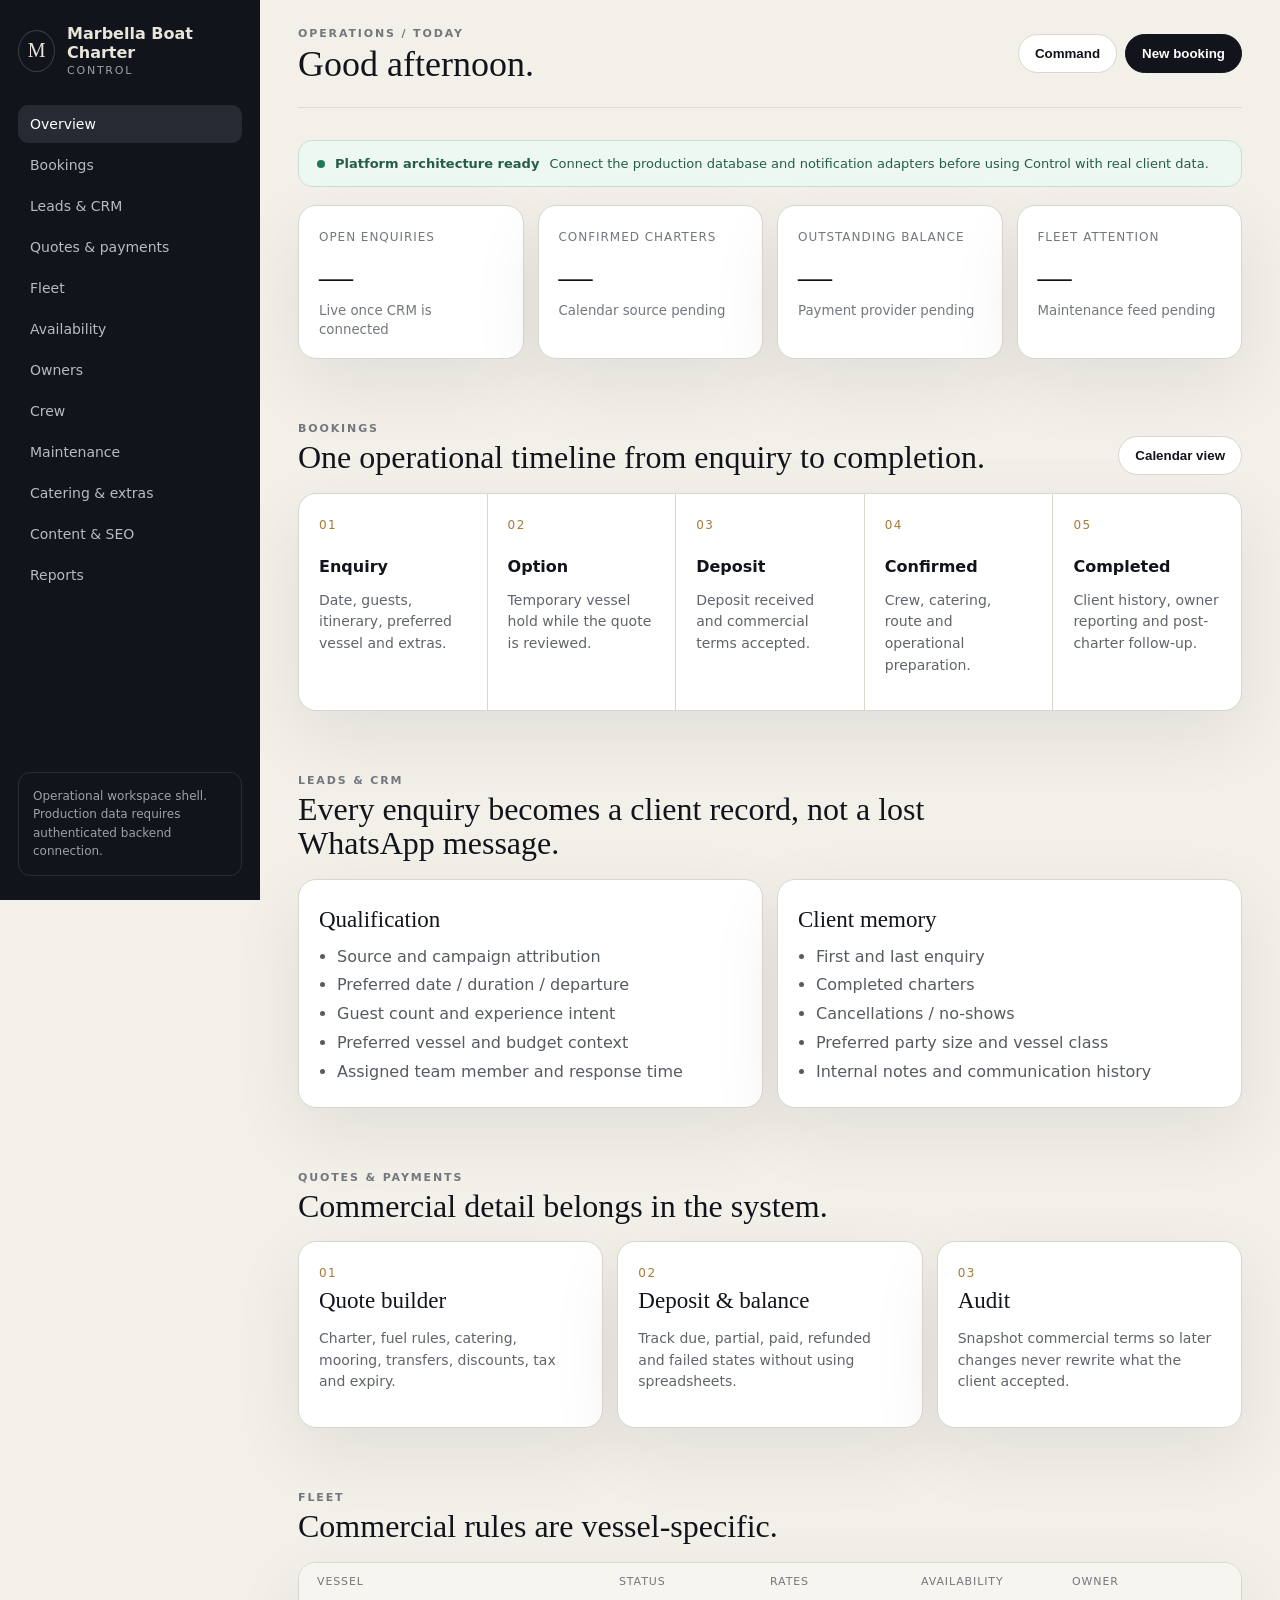
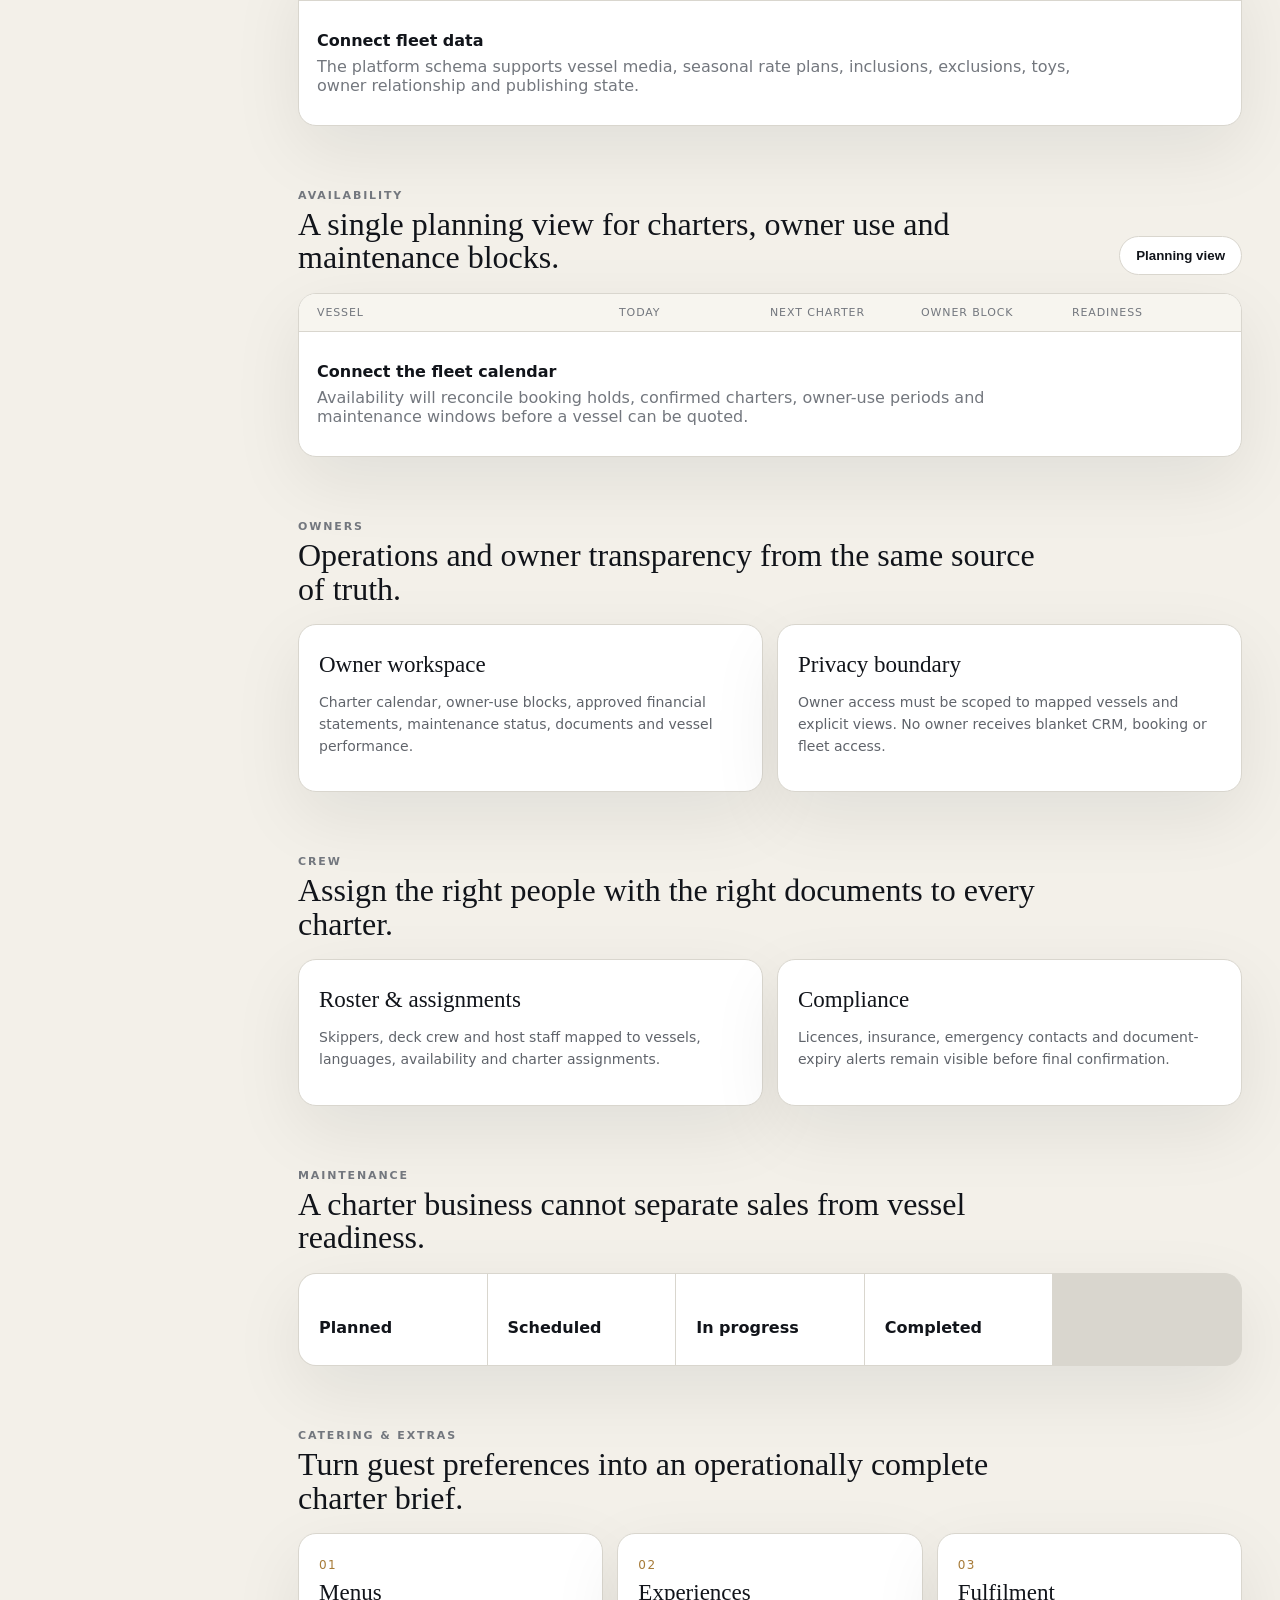
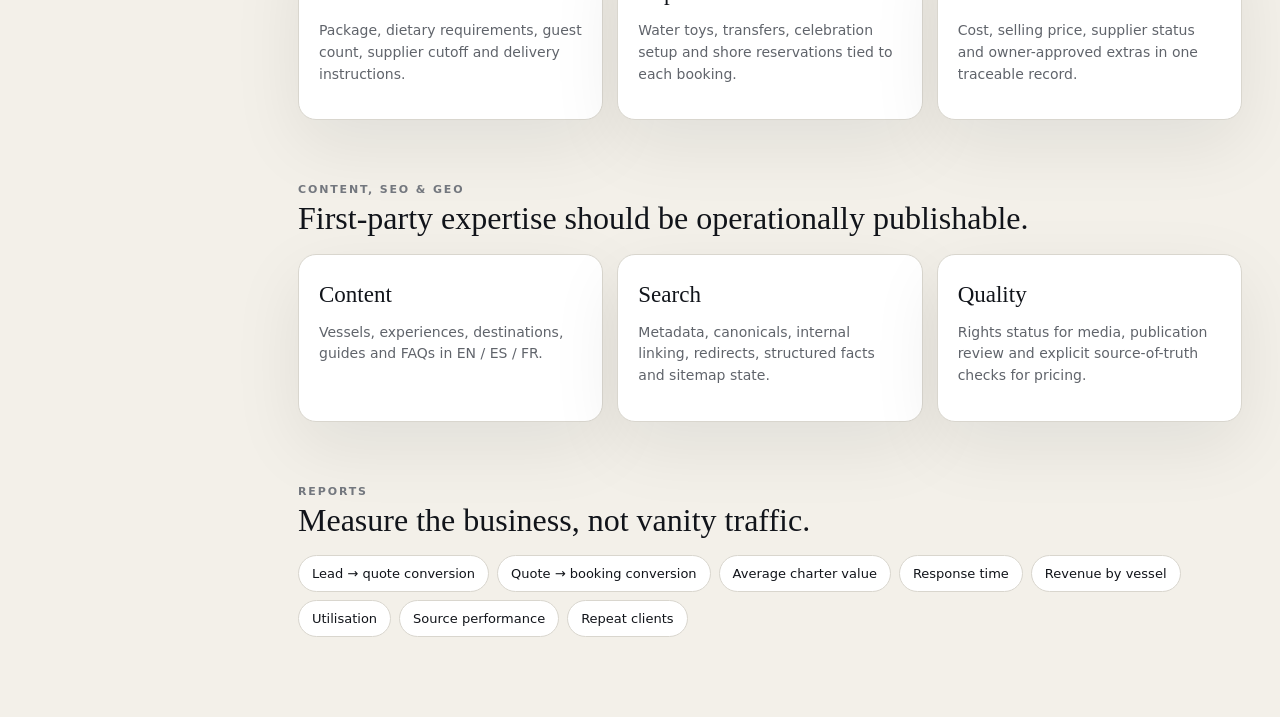
<file: control/index.html>
<!doctype html>
<html lang="en">
<head>
  <meta charset="utf-8">
  <meta name="viewport" content="width=device-width,initial-scale=1,viewport-fit=cover">
  <meta name="robots" content="noindex,nofollow">
  <title>Marbella Boat Charter Control</title>
  <link rel="stylesheet" href="control.css">
  <link rel="stylesheet" href="control-hardening.css">
</head>
<body>
  <div class="app-shell">
    <aside class="sidebar" aria-label="Control navigation">
      <a class="brand" href="/control/"><span class="brand-mark">M</span><span><strong>Marbella Boat Charter</strong><small>Control</small></span></a>
      <nav>
        <a class="active" href="#overview">Overview</a>
        <a href="#bookings">Bookings</a>
        <a href="#leads">Leads & CRM</a>
        <a href="#quotes">Quotes & payments</a>
        <a href="#fleet">Fleet</a>
        <a href="#availability">Availability</a>
        <a href="#owners">Owners</a>
        <a href="#crew">Crew</a>
        <a href="#maintenance">Maintenance</a>
        <a href="#catering">Catering & extras</a>
        <a href="#content">Content & SEO</a>
        <a href="#reports">Reports</a>
      </nav>
      <div class="sidebar-note">Operational workspace shell. Production data requires authenticated backend connection.</div>
    </aside>

    <main class="main">
      <header class="topbar">
        <div><span class="eyebrow">Operations / today</span><h1>Good afternoon.</h1></div>
        <div class="top-actions"><button type="button" data-command>Command</button><button class="primary" type="button">New booking</button></div>
      </header>

      <section id="overview" class="section">
        <div class="status-strip" aria-label="Connection status">
          <span class="status-dot"></span>
          <strong>Platform architecture ready</strong>
          <span>Connect the production database and notification adapters before using Control with real client data.</span>
        </div>
        <div class="metric-grid">
          <article><span>Open enquiries</span><strong>—</strong><small>Live once CRM is connected</small></article>
          <article><span>Confirmed charters</span><strong>—</strong><small>Calendar source pending</small></article>
          <article><span>Outstanding balance</span><strong>—</strong><small>Payment provider pending</small></article>
          <article><span>Fleet attention</span><strong>—</strong><small>Maintenance feed pending</small></article>
        </div>
      </section>

      <section id="bookings" class="section panel-section">
        <div class="section-head"><div><span class="eyebrow">Bookings</span><h2>One operational timeline from enquiry to completion.</h2></div><button type="button">Calendar view</button></div>
        <div class="workflow">
          <div><span>01</span><strong>Enquiry</strong><p>Date, guests, itinerary, preferred vessel and extras.</p></div>
          <div><span>02</span><strong>Option</strong><p>Temporary vessel hold while the quote is reviewed.</p></div>
          <div><span>03</span><strong>Deposit</strong><p>Deposit received and commercial terms accepted.</p></div>
          <div><span>04</span><strong>Confirmed</strong><p>Crew, catering, route and operational preparation.</p></div>
          <div><span>05</span><strong>Completed</strong><p>Client history, owner reporting and post-charter follow-up.</p></div>
        </div>
      </section>

      <section id="leads" class="section panel-section">
        <div class="section-head"><div><span class="eyebrow">Leads & CRM</span><h2>Every enquiry becomes a client record, not a lost WhatsApp message.</h2></div></div>
        <div class="two-col">
          <article class="card"><h3>Qualification</h3><ul><li>Source and campaign attribution</li><li>Preferred date / duration / departure</li><li>Guest count and experience intent</li><li>Preferred vessel and budget context</li><li>Assigned team member and response time</li></ul></article>
          <article class="card"><h3>Client memory</h3><ul><li>First and last enquiry</li><li>Completed charters</li><li>Cancellations / no-shows</li><li>Preferred party size and vessel class</li><li>Internal notes and communication history</li></ul></article>
        </div>
      </section>

      <section id="quotes" class="section panel-section">
        <div class="section-head"><div><span class="eyebrow">Quotes & payments</span><h2>Commercial detail belongs in the system.</h2></div></div>
        <div class="three-col">
          <article class="card"><span class="card-number">01</span><h3>Quote builder</h3><p>Charter, fuel rules, catering, mooring, transfers, discounts, tax and expiry.</p></article>
          <article class="card"><span class="card-number">02</span><h3>Deposit & balance</h3><p>Track due, partial, paid, refunded and failed states without using spreadsheets.</p></article>
          <article class="card"><span class="card-number">03</span><h3>Audit</h3><p>Snapshot commercial terms so later changes never rewrite what the client accepted.</p></article>
        </div>
      </section>

      <section id="fleet" class="section panel-section">
        <div class="section-head"><div><span class="eyebrow">Fleet</span><h2>Commercial rules are vessel-specific.</h2></div></div>
        <div class="table-like">
          <div class="table-head"><span>Vessel</span><span>Status</span><span>Rates</span><span>Availability</span><span>Owner</span></div>
          <div class="empty-row"><strong>Connect fleet data</strong><span>The platform schema supports vessel media, seasonal rate plans, inclusions, exclusions, toys, owner relationship and publishing state.</span></div>
        </div>
      </section>

      <section id="availability" class="section panel-section">
        <div class="section-head"><div><span class="eyebrow">Availability</span><h2>A single planning view for charters, owner use and maintenance blocks.</h2></div><button type="button">Planning view</button></div>
        <div class="table-like">
          <div class="table-head"><span>Vessel</span><span>Today</span><span>Next charter</span><span>Owner block</span><span>Readiness</span></div>
          <div class="empty-row"><strong>Connect the fleet calendar</strong><span>Availability will reconcile booking holds, confirmed charters, owner-use periods and maintenance windows before a vessel can be quoted.</span></div>
        </div>
      </section>

      <section id="owners" class="section panel-section">
        <div class="section-head"><div><span class="eyebrow">Owners</span><h2>Operations and owner transparency from the same source of truth.</h2></div></div>
        <div class="two-col">
          <article class="card"><h3>Owner workspace</h3><p>Charter calendar, owner-use blocks, approved financial statements, maintenance status, documents and vessel performance.</p></article>
          <article class="card"><h3>Privacy boundary</h3><p>Owner access must be scoped to mapped vessels and explicit views. No owner receives blanket CRM, booking or fleet access.</p></article>
        </div>
      </section>

      <section id="crew" class="section panel-section">
        <div class="section-head"><div><span class="eyebrow">Crew</span><h2>Assign the right people with the right documents to every charter.</h2></div></div>
        <div class="two-col">
          <article class="card"><h3>Roster & assignments</h3><p>Skippers, deck crew and host staff mapped to vessels, languages, availability and charter assignments.</p></article>
          <article class="card"><h3>Compliance</h3><p>Licences, insurance, emergency contacts and document-expiry alerts remain visible before final confirmation.</p></article>
        </div>
      </section>

      <section id="maintenance" class="section panel-section">
        <div class="section-head"><div><span class="eyebrow">Maintenance</span><h2>A charter business cannot separate sales from vessel readiness.</h2></div></div>
        <div class="workflow compact"><div><strong>Planned</strong></div><div><strong>Scheduled</strong></div><div><strong>In progress</strong></div><div><strong>Completed</strong></div></div>
      </section>

      <section id="catering" class="section panel-section">
        <div class="section-head"><div><span class="eyebrow">Catering & extras</span><h2>Turn guest preferences into an operationally complete charter brief.</h2></div></div>
        <div class="three-col">
          <article class="card"><span class="card-number">01</span><h3>Menus</h3><p>Package, dietary requirements, guest count, supplier cutoff and delivery instructions.</p></article>
          <article class="card"><span class="card-number">02</span><h3>Experiences</h3><p>Water toys, transfers, celebration setup and shore reservations tied to each booking.</p></article>
          <article class="card"><span class="card-number">03</span><h3>Fulfilment</h3><p>Cost, selling price, supplier status and owner-approved extras in one traceable record.</p></article>
        </div>
      </section>

      <section id="content" class="section panel-section">
        <div class="section-head"><div><span class="eyebrow">Content, SEO & GEO</span><h2>First-party expertise should be operationally publishable.</h2></div></div>
        <div class="three-col">
          <article class="card"><h3>Content</h3><p>Vessels, experiences, destinations, guides and FAQs in EN / ES / FR.</p></article>
          <article class="card"><h3>Search</h3><p>Metadata, canonicals, internal linking, redirects, structured facts and sitemap state.</p></article>
          <article class="card"><h3>Quality</h3><p>Rights status for media, publication review and explicit source-of-truth checks for pricing.</p></article>
        </div>
      </section>

      <section id="reports" class="section panel-section">
        <div class="section-head"><div><span class="eyebrow">Reports</span><h2>Measure the business, not vanity traffic.</h2></div></div>
        <div class="feature-list"><span>Lead → quote conversion</span><span>Quote → booking conversion</span><span>Average charter value</span><span>Response time</span><span>Revenue by vessel</span><span>Utilisation</span><span>Source performance</span><span>Repeat clients</span></div>
      </section>
    </main>
  </div>
  <script src="control.js"></script>
</body>
</html>
</file>
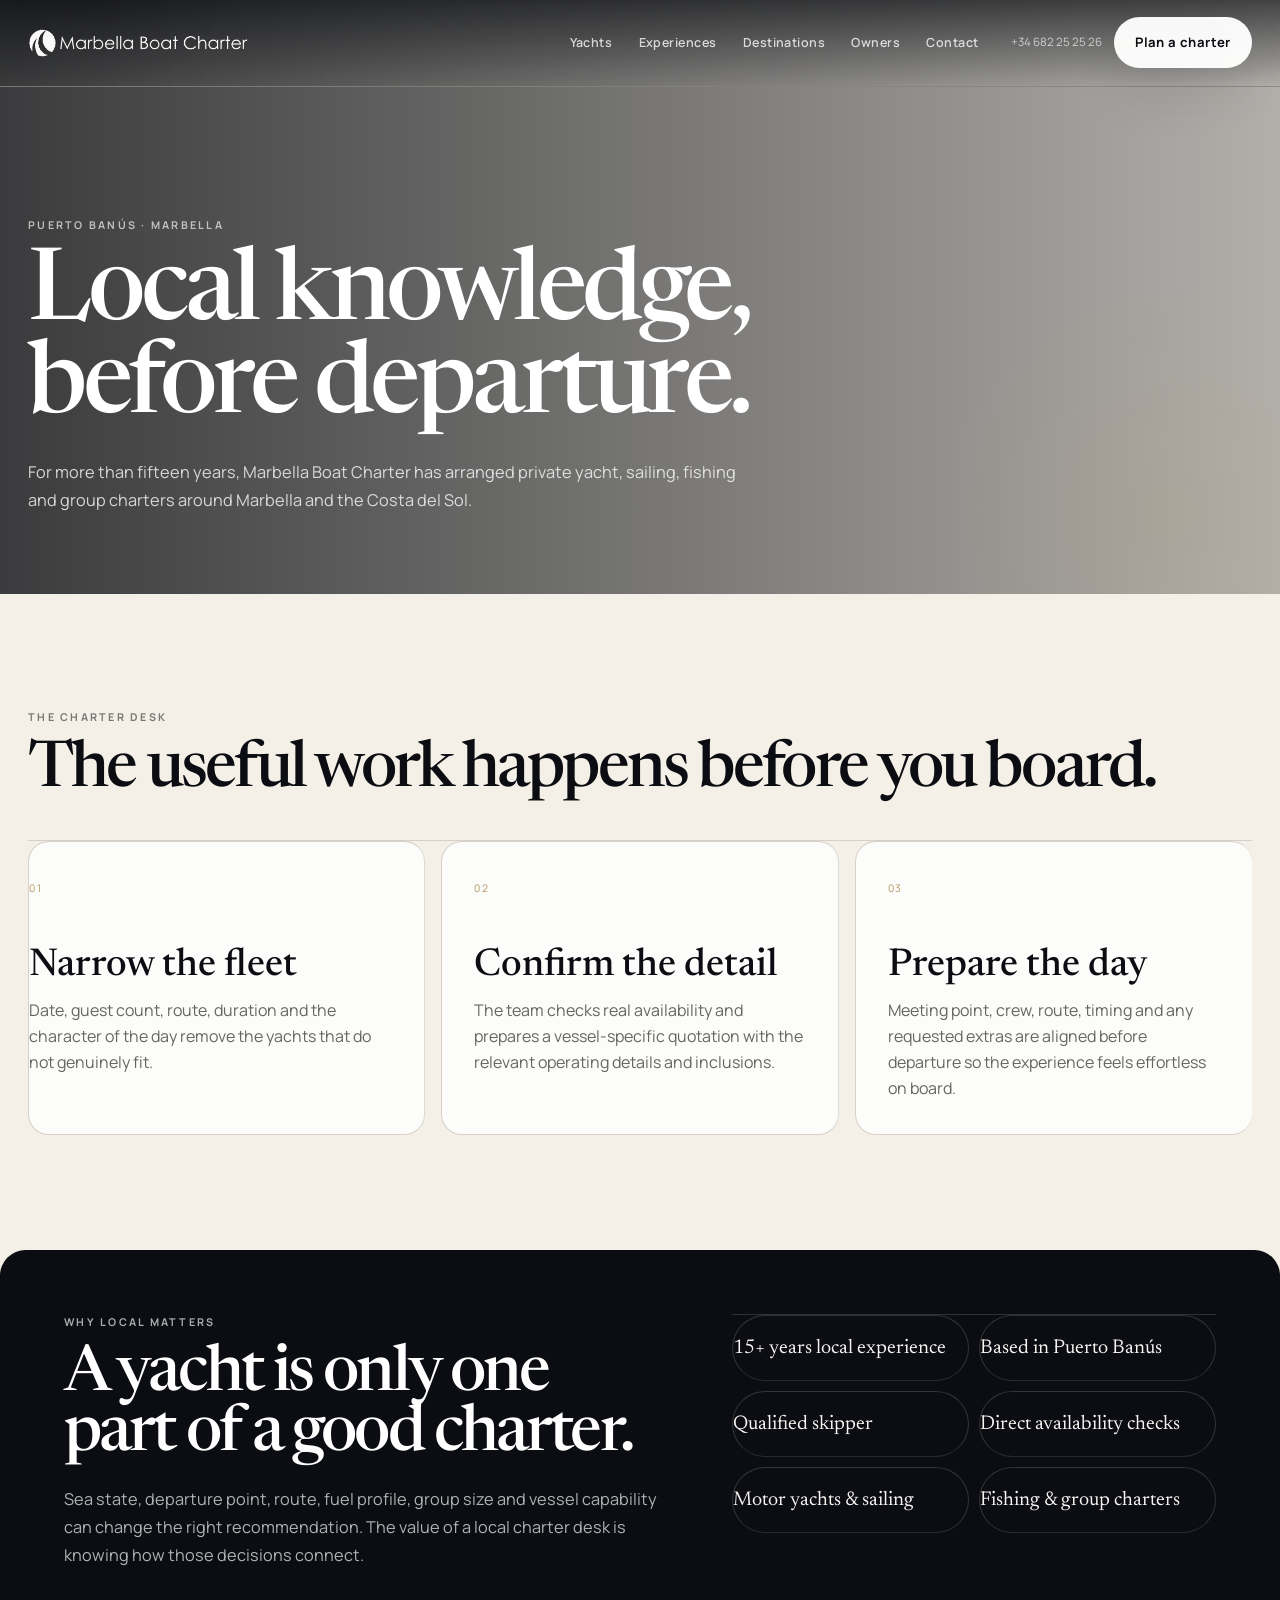
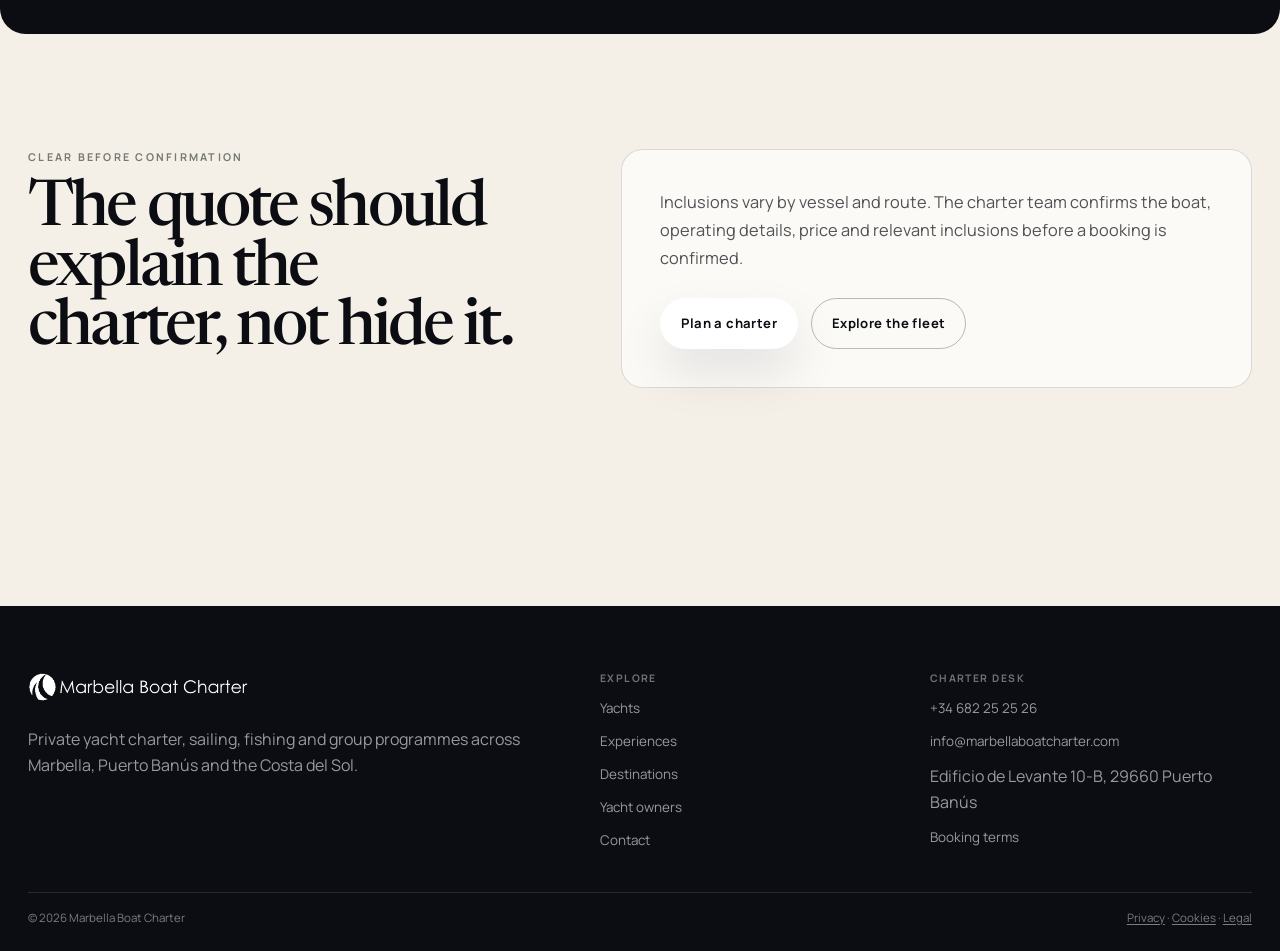
<file: about.html>
<!doctype html>
<html lang="en">
<head>
  <meta charset="utf-8">
  <meta name="viewport" content="width=device-width,initial-scale=1,viewport-fit=cover">
  <title>About Marbella Boat Charter | Puerto Banús Charter Team</title>
  <meta name="description" content="Meet the local charter team behind Marbella Boat Charter and learn how private yacht, sailing, fishing and group charters are planned from Puerto Banús.">
  <meta name="robots" content="index,follow,max-image-preview:large">
  <link rel="canonical" href="https://marbellaboatcharter.com/about">
  <meta name="theme-color" content="#0b0d12">
  <link rel="stylesheet" href="styles/brand.css">
  <link rel="stylesheet" href="styles/site.css">
  <link rel="stylesheet" href="styles/platform.css">
  <link rel="stylesheet" href="styles/luxury.css">
</head>
<body class="page-about">
  <a class="skip-link" href="#main">Skip to content</a>
  <header class="site-header level5-header" data-site-header>
    <div class="site-header__inner shell--wide">
      <a class="brand-logo" href="index.html" aria-label="Marbella Boat Charter home"><img src="assets/logo-white.png" width="400" height="60" alt="Marbella Boat Charter"></a>
      <nav class="nav" aria-label="Primary navigation"><a href="fleet.html">Yachts</a><a href="experiences.html">Experiences</a><a href="destinations.html">Destinations</a><a href="owners.html">Owners</a><a href="contact.html">Contact</a></nav>
      <div class="header-actions"><a class="header-contact" href="tel:+34682252526">+34 682 25 25 26</a><a class="btn" data-variant="primary" href="booking.html">Plan a charter</a><button class="menu-toggle" type="button" aria-label="Open navigation" aria-expanded="false" data-menu-toggle>☰</button></div>
    </div>
    <nav class="mobile-nav shell--wide" aria-label="Mobile navigation" data-mobile-nav data-open="false"><a href="fleet.html">Yachts</a><a href="experiences.html">Experiences</a><a href="destinations.html">Destinations</a><a href="owners.html">Owners</a><a href="contact.html">Contact</a><a class="btn" data-variant="primary" href="booking.html">Plan a charter</a></nav>
  </header>

  <main id="main">
    <section class="editorial-hero">
      <div class="shell">
        <p class="eyebrow eyebrow--light">Puerto Banús · Marbella</p>
        <h1 class="display display--xl">Local knowledge,<br>before departure.</h1>
        <p class="lead" style="color:rgba(255,255,255,.78);margin-top:1.4rem">For more than fifteen years, Marbella Boat Charter has arranged private yacht, sailing, fishing and group charters around Marbella and the Costa del Sol.</p>
      </div>
    </section>

    <section class="section">
      <div class="shell">
        <div class="section-heading"><div><p class="eyebrow">The charter desk</p><h2 class="display display--section">The useful work happens before you board.</h2></div></div>
        <div class="service-steps">
          <article class="service-step"><span class="service-step__num">01</span><h3>Narrow the fleet</h3><p>Date, guest count, route, duration and the character of the day remove the yachts that do not genuinely fit.</p></article>
          <article class="service-step"><span class="service-step__num">02</span><h3>Confirm the detail</h3><p>The team checks real availability and prepares a vessel-specific quotation with the relevant operating details and inclusions.</p></article>
          <article class="service-step"><span class="service-step__num">03</span><h3>Prepare the day</h3><p>Meeting point, crew, route, timing and any requested extras are aligned before departure so the experience feels effortless on board.</p></article>
        </div>
      </div>
    </section>

    <section class="trust-band">
      <div><p class="eyebrow eyebrow--light">Why local matters</p><h2 class="display display--section">A yacht is only one part of a good charter.</h2><p class="lead" style="margin-top:1.25rem">Sea state, departure point, route, fuel profile, group size and vessel capability can change the right recommendation. The value of a local charter desk is knowing how those decisions connect.</p></div>
      <div class="corporate-names" aria-label="Charter service facts"><span>15+ years local experience</span><span>Based in Puerto Banús</span><span>Qualified skipper</span><span>Direct availability checks</span><span>Motor yachts & sailing</span><span>Fishing & group charters</span></div>
    </section>

    <section class="section">
      <div class="shell split">
        <div><p class="eyebrow">Clear before confirmation</p><h2 class="display display--section">The quote should explain the charter, not hide it.</h2></div>
        <div class="panel"><p class="lead">Inclusions vary by vessel and route. The charter team confirms the boat, operating details, price and relevant inclusions before a booking is confirmed.</p><div class="hero__actions" style="margin-top:1.6rem"><a class="btn" data-variant="primary" href="booking.html">Plan a charter</a><a class="btn" data-variant="secondary" href="fleet.html">Explore the fleet</a></div></div>
      </div>
    </section>
  </main>

  <footer class="site-footer level5-footer">
    <div class="shell footer-top">
      <div><a class="brand-logo" href="index.html" aria-label="Marbella Boat Charter home"><img src="assets/logo-white.png" width="400" height="60" alt="Marbella Boat Charter"></a><p class="footer-note">Private yacht charter, sailing, fishing and group programmes across Marbella, Puerto Banús and the Costa del Sol.</p></div>
      <nav class="footer-nav" aria-label="Explore"><strong>Explore</strong><a href="fleet.html">Yachts</a><a href="experiences.html">Experiences</a><a href="destinations.html">Destinations</a><a href="owners.html">Yacht owners</a><a href="contact.html">Contact</a></nav>
      <div class="footer-contact"><strong>Charter desk</strong><a href="tel:+34682252526">+34 682 25 25 26</a><a href="mailto:info@marbellaboatcharter.com">info@marbellaboatcharter.com</a><span>Edificio de Levante 10-B, 29660 Puerto Banús</span><a href="booking-terms.html">Booking terms</a></div>
    </div>
    <div class="shell footer-bottom"><span>© <span data-year></span> Marbella Boat Charter</span><span><a href="privacy.html">Privacy</a> · <a href="cookies.html">Cookies</a> · <a href="legal.html">Legal</a></span></div>
  </footer>
  <script type="module" src="scripts/site.js"></script>
  <script type="module" src="scripts/footer.js"></script>
</body>
</html>
</file>
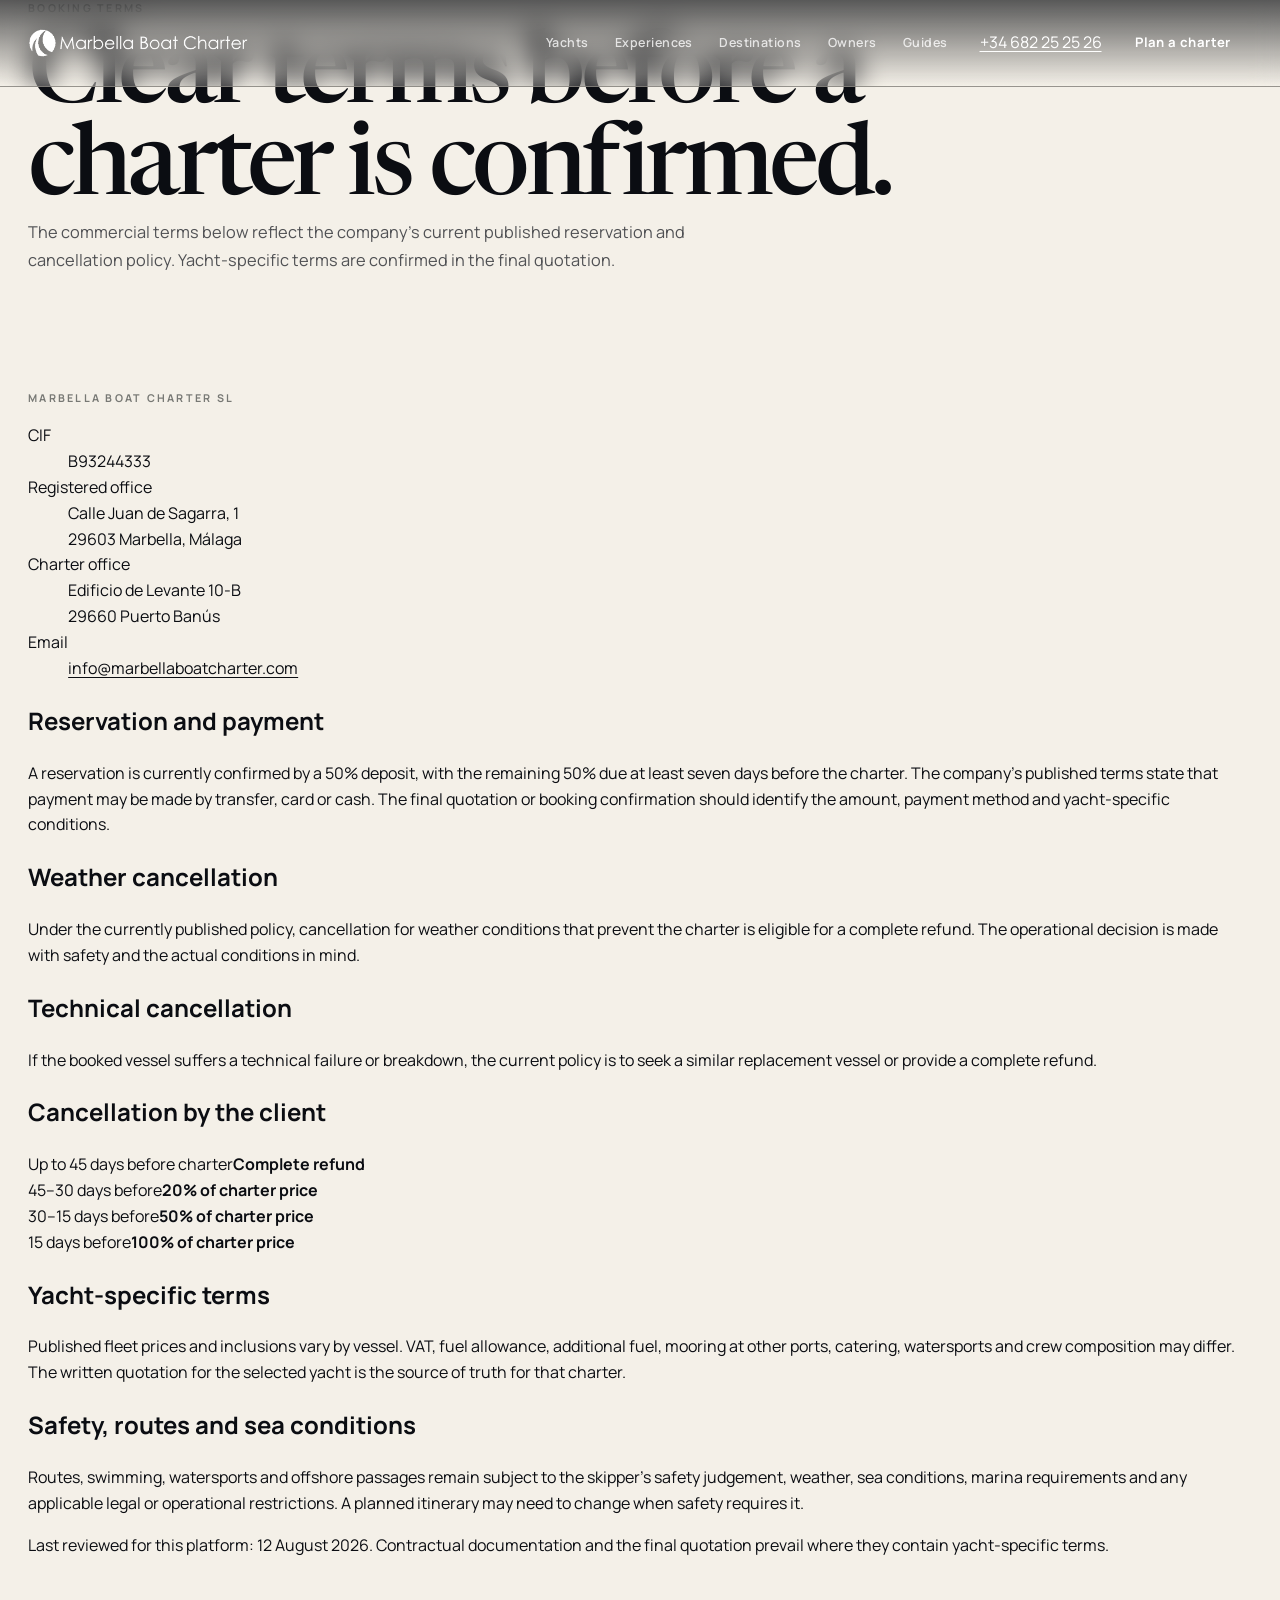
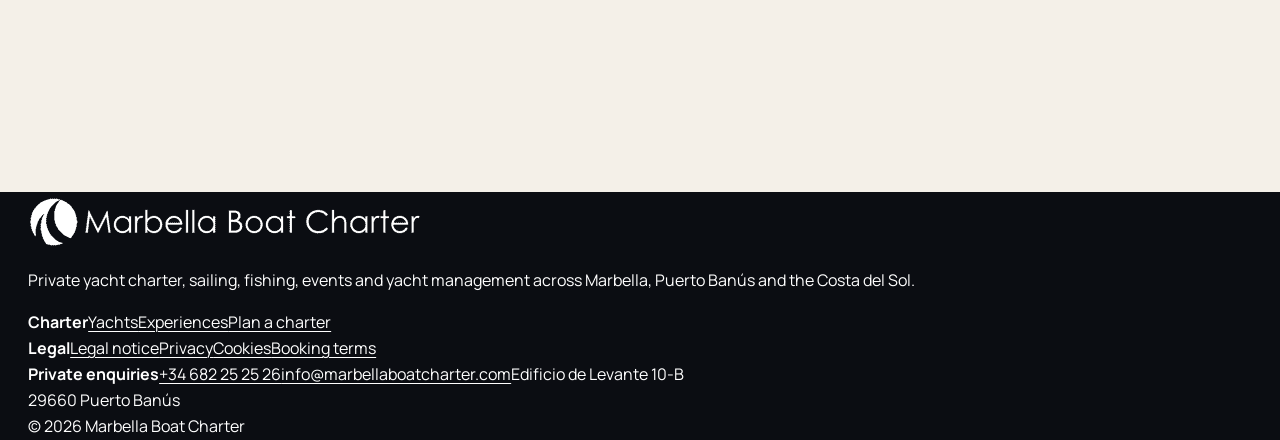
<file: booking-terms.html>
<!doctype html><html lang="en"><head><meta charset="utf-8"><meta name="viewport" content="width=device-width,initial-scale=1,viewport-fit=cover"><title>Booking Terms & Cancellation Policy | Marbella Boat Charter</title><meta name="description" content="Published Marbella Boat Charter deposit, payment, weather, technical and client cancellation terms."><meta name="robots" content="index,follow"><link rel="canonical" href="https://marbellaboatcharter.com/booking-terms"><link rel="stylesheet" href="styles/brand.css"><link rel="stylesheet" href="styles/site.css"></head><body><header class="site-header site-header--dark" data-site-header><div class="site-header__inner shell--wide"><a class="brand-logo" href="index.html"><img src="assets/logo-white.png" width="400" height="60" alt="Marbella Boat Charter"></a><nav class="nav nav--light"><a href="fleet.html">Yachts</a><a href="experiences.html">Experiences</a><a href="destinations.html">Destinations</a><a href="owners.html">Owners</a><a href="guides/index.html">Guides</a></nav><div class="header-actions header-actions--light"><a class="header-phone" href="tel:+34682252526">+34 682 25 25 26</a><a class="btn btn--champagne" href="booking.html">Plan a charter</a><button class="menu-toggle menu-toggle--dark" type="button" aria-label="Open navigation" aria-expanded="false" data-menu-toggle><span></span><span></span></button></div></div><nav class="mobile-nav mobile-nav--dark shell--wide" data-mobile-nav data-open="false"><a href="fleet.html">Yachts</a><a href="experiences.html">Experiences</a><a href="destinations.html">Destinations</a><a href="owners.html">Owners</a><a href="about.html">About</a><a href="contact.html">Contact</a></nav></header><main id="main"><section class="guide-hero section--cream"><div class="shell"><p class="eyebrow">Booking terms</p><h1 class="display display--xl">Clear terms before a charter is confirmed.</h1><p class="lead">The commercial terms below reflect the company’s current published reservation and cancellation policy. Yacht-specific terms are confirmed in the final quotation.</p></div></section><section class="section"><div class="shell legal-layout"><aside><p class="eyebrow">Marbella Boat Charter SL</p><dl><div><dt>CIF</dt><dd>B93244333</dd></div><div><dt>Registered office</dt><dd>Calle Juan de Sagarra, 1<br>29603 Marbella, Málaga</dd></div><div><dt>Charter office</dt><dd>Edificio de Levante 10-B<br>29660 Puerto Banús</dd></div><div><dt>Email</dt><dd><a href="mailto:info@marbellaboatcharter.com">info@marbellaboatcharter.com</a></dd></div></dl></aside><article class="legal-copy"><section class="legal-section"><h2>Reservation and payment</h2><p>A reservation is currently confirmed by a 50% deposit, with the remaining 50% due at least seven days before the charter. The company’s published terms state that payment may be made by transfer, card or cash. The final quotation or booking confirmation should identify the amount, payment method and yacht-specific conditions.</p></section><section class="legal-section"><h2>Weather cancellation</h2><p>Under the currently published policy, cancellation for weather conditions that prevent the charter is eligible for a complete refund. The operational decision is made with safety and the actual conditions in mind.</p></section><section class="legal-section"><h2>Technical cancellation</h2><p>If the booked vessel suffers a technical failure or breakdown, the current policy is to seek a similar replacement vessel or provide a complete refund.</p></section><section class="legal-section"><h2>Cancellation by the client</h2><div class="terms-table"><div><span>Up to 45 days before charter</span><strong>Complete refund</strong></div><div><span>45–30 days before</span><strong>20% of charter price</strong></div><div><span>30–15 days before</span><strong>50% of charter price</strong></div><div><span>15 days before</span><strong>100% of charter price</strong></div></div></section><section class="legal-section"><h2>Yacht-specific terms</h2><p>Published fleet prices and inclusions vary by vessel. VAT, fuel allowance, additional fuel, mooring at other ports, catering, watersports and crew composition may differ. The written quotation for the selected yacht is the source of truth for that charter.</p></section><section class="legal-section"><h2>Safety, routes and sea conditions</h2><p>Routes, swimming, watersports and offshore passages remain subject to the skipper’s safety judgement, weather, sea conditions, marina requirements and any applicable legal or operational restrictions. A planned itinerary may need to change when safety requires it.</p></section><p class="legal-updated">Last reviewed for this platform: 12 August 2026. Contractual documentation and the final quotation prevail where they contain yacht-specific terms.</p></article></div></section></main><footer class="site-footer site-footer--premium"><div class="shell--wide footer-premium__top"><div class="footer-premium__brand"><img src="assets/logo-white.png" width="400" height="60" alt="Marbella Boat Charter"><p>Private yacht charter, sailing, fishing, events and yacht management across Marbella, Puerto Banús and the Costa del Sol.</p></div><nav><strong>Charter</strong><a href="fleet.html">Yachts</a><a href="experiences.html">Experiences</a><a href="booking.html">Plan a charter</a></nav><nav><strong>Legal</strong><a href="legal.html">Legal notice</a><a href="privacy.html">Privacy</a><a href="cookies.html">Cookies</a><a href="booking-terms.html">Booking terms</a></nav><div class="footer-premium__contact"><strong>Private enquiries</strong><a href="tel:+34682252526">+34 682 25 25 26</a><a href="mailto:info@marbellaboatcharter.com">info@marbellaboatcharter.com</a><span>Edificio de Levante 10-B<br>29660 Puerto Banús</span></div></div><div class="shell--wide footer-premium__bottom"><span>© <span data-year></span> Marbella Boat Charter</span></div></footer><script type="module" src="scripts/site.js"></script><script type="module" src="scripts/footer.js"></script></body></html>
</file>
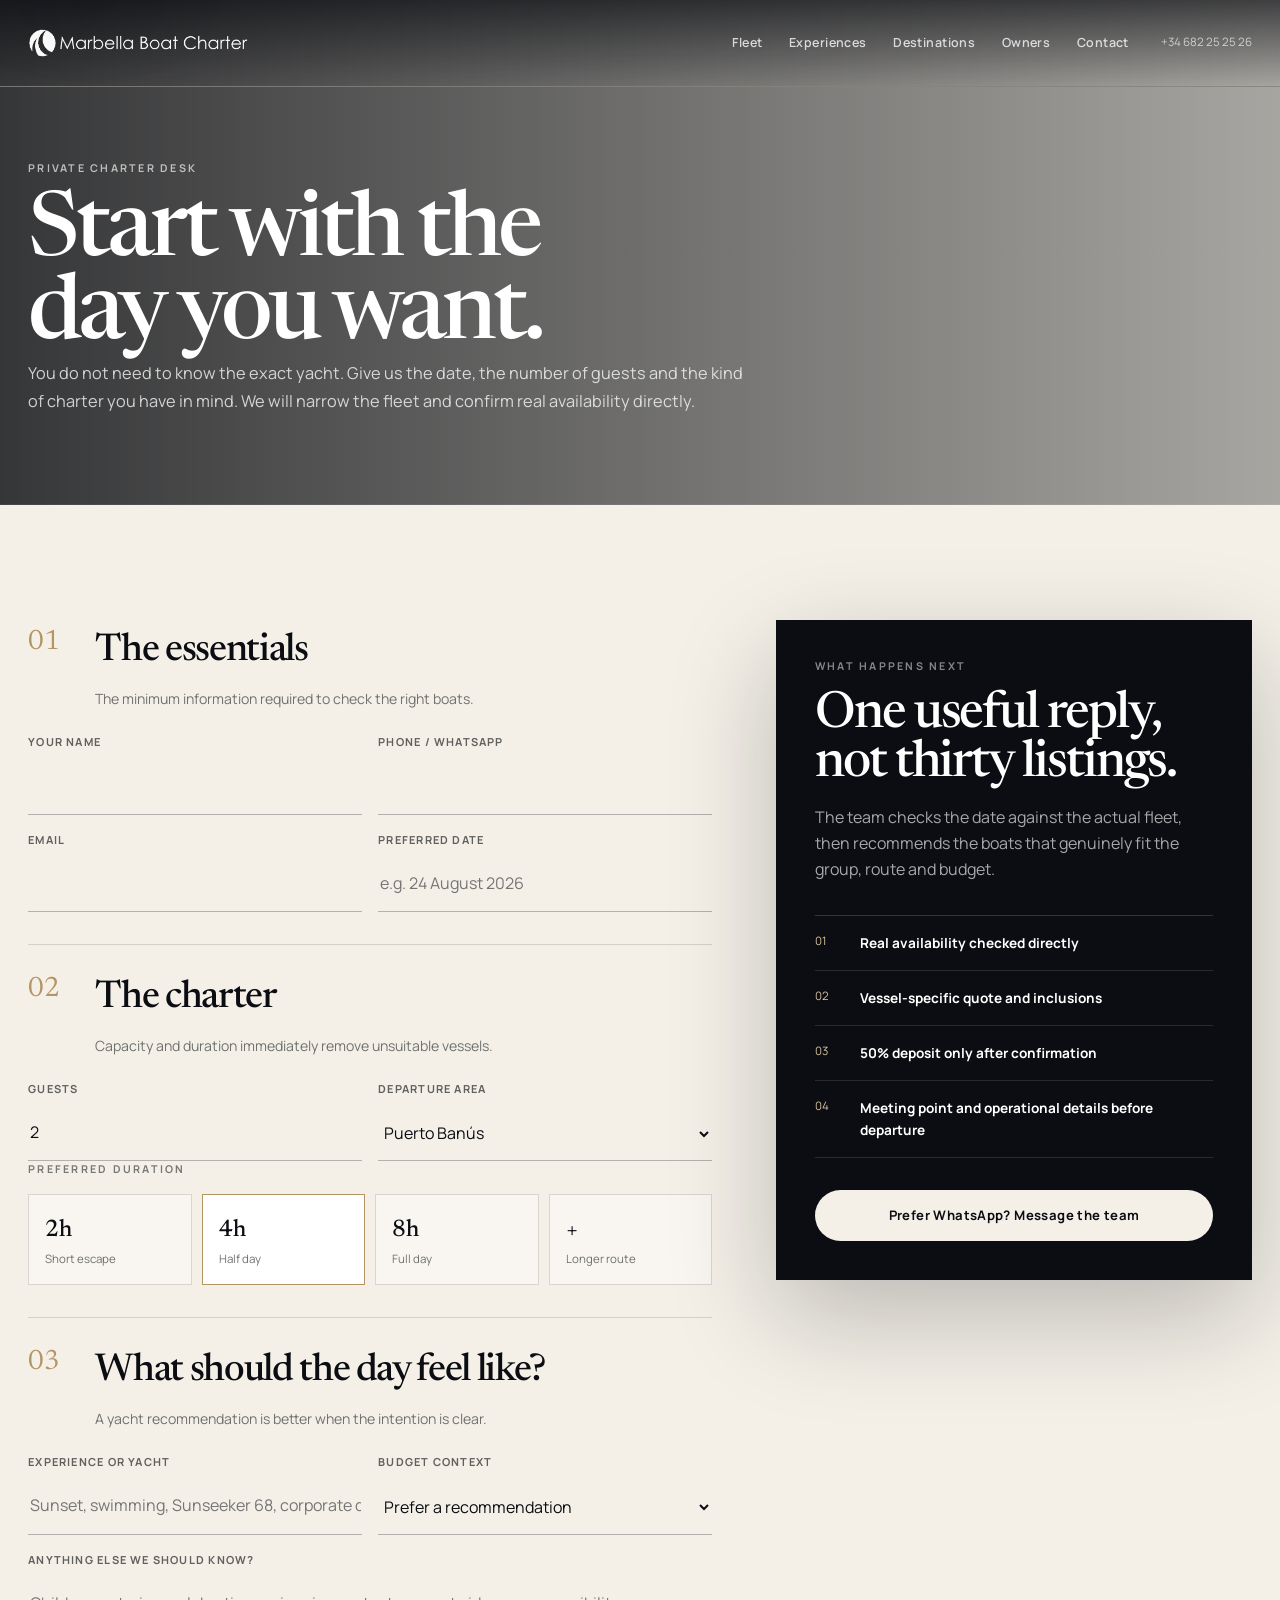
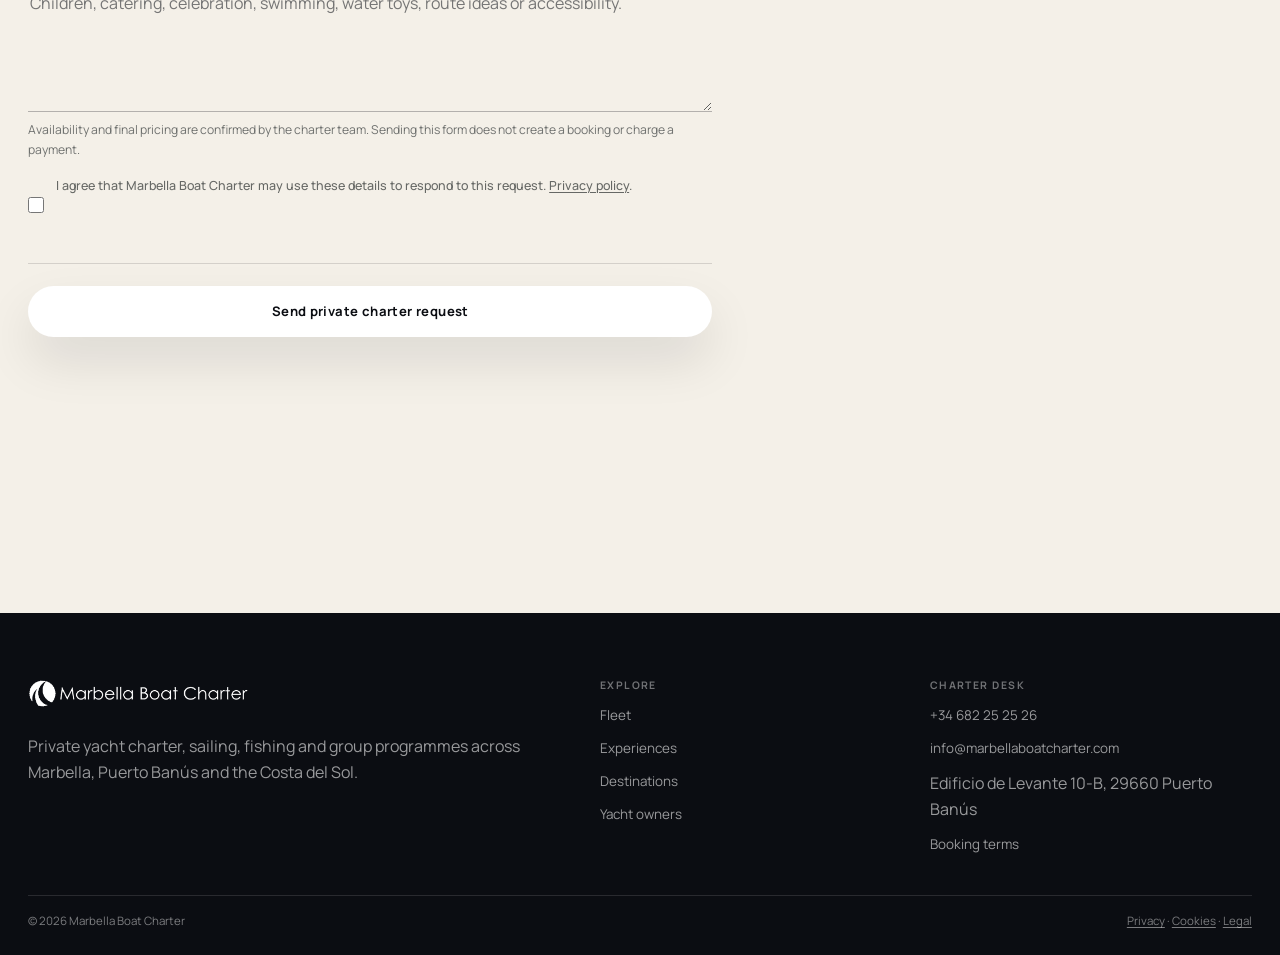
<file: booking.html>
<!doctype html><html lang="en"><head><meta charset="utf-8"><meta name="viewport" content="width=device-width,initial-scale=1,viewport-fit=cover"><title>Plan a private yacht charter | Marbella Boat Charter</title><meta name="description" content="Send Marbella Boat Charter a precise private charter brief for Marbella, Puerto Banús, Estepona or Sotogrande."><link rel="canonical" href="https://marbellaboatcharter.com/booking"><meta name="theme-color" content="#0b0d12"><link rel="stylesheet" href="styles/brand.css"><link rel="stylesheet" href="styles/site.css"><link rel="stylesheet" href="styles/platform.css"><link rel="stylesheet" href="styles/luxury.css"></head><body class="page-booking"><a class="skip-link" href="#main">Skip to content</a><header class="site-header level5-header"><div class="site-header__inner shell--wide"><a class="brand-logo" href="index.html"><img src="assets/logo-white.png" width="400" height="60" alt="Marbella Boat Charter"></a><nav class="nav"><a href="fleet.html">Fleet</a><a href="experiences.html">Experiences</a><a href="destinations.html">Destinations</a><a href="owners.html">Owners</a><a href="contact.html">Contact</a></nav><div class="header-actions"><a class="header-contact" href="tel:+34682252526">+34 682 25 25 26</a><button class="menu-toggle" type="button" aria-label="Open navigation" aria-expanded="false" data-menu-toggle>☰</button></div></div><nav class="mobile-nav shell--wide" data-mobile-nav data-open="false"><a href="fleet.html">Fleet</a><a href="experiences.html">Experiences</a><a href="destinations.html">Destinations</a><a href="owners.html">Owners</a><a href="contact.html">Contact</a></nav></header><main id="main"><section class="booking-hero"><div class="shell booking-hero__copy"><p class="eyebrow eyebrow--light">Private charter desk</p><h1 class="display">Start with the day you want.</h1><p class="lead">You do not need to know the exact yacht. Give us the date, the number of guests and the kind of charter you have in mind. We will narrow the fleet and confirm real availability directly.</p></div></section><section class="section"><div class="shell booking-layout"><form class="booking-form" data-dispatch-form><div class="booking-form__section"><div class="booking-form__section-head"><span>01</span><div><h2>The essentials</h2><p>The minimum information required to check the right boats.</p></div></div><div class="field-grid"><div class="field"><label for="name">Your name</label><input id="name" name="name" autocomplete="name" required></div><div class="field"><label for="phone">Phone / WhatsApp</label><input id="phone" name="phone" autocomplete="tel" inputmode="tel" required></div><div class="field"><label for="email">Email</label><input id="email" name="email" type="email" autocomplete="email"></div><div class="field"><label for="date">Preferred date</label><input id="date" name="date" placeholder="e.g. 24 August 2026" required></div></div></div><div class="booking-form__section"><div class="booking-form__section-head"><span>02</span><div><h2>The charter</h2><p>Capacity and duration immediately remove unsuitable vessels.</p></div></div><div class="field-grid"><div class="field"><label for="guests">Guests</label><input id="guests" name="guests" type="number" min="1" max="126" value="2" required></div><div class="field"><label for="port">Departure area</label><select id="port" name="port"><option>Puerto Banús</option><option>Marbella</option><option>Estepona</option><option>Sotogrande</option><option>Flexible / recommend</option></select></div></div><p class="eyebrow">Preferred duration</p><div class="booking-choice-grid"><div class="booking-choice"><input type="radio" id="d2" name="duration" value="2 hours"><label for="d2"><strong>2h</strong><span>Short escape</span></label></div><div class="booking-choice"><input type="radio" id="d4" name="duration" value="4 hours" checked><label for="d4"><strong>4h</strong><span>Half day</span></label></div><div class="booking-choice"><input type="radio" id="d8" name="duration" value="8 hours"><label for="d8"><strong>8h</strong><span>Full day</span></label></div><div class="booking-choice"><input type="radio" id="dl" name="duration" value="Longer / custom"><label for="dl"><strong>+</strong><span>Longer route</span></label></div></div></div><div class="booking-form__section"><div class="booking-form__section-head"><span>03</span><div><h2>What should the day feel like?</h2><p>A yacht recommendation is better when the intention is clear.</p></div></div><div class="field-grid"><div class="field"><label for="plan">Experience or yacht</label><input id="plan" name="plan" data-plan placeholder="Sunset, swimming, Sunseeker 68, corporate day..."></div><div class="field"><label for="budget">Budget context</label><select id="budget" name="budget"><option value="">Prefer a recommendation</option><option>Up to €1,000</option><option>€1,000–€2,500</option><option>€2,500–€5,000</option><option>€5,000–€10,000</option><option>€10,000+</option></select></div><div class="field field--full"><label for="notes">Anything else we should know?</label><textarea id="notes" name="notes" placeholder="Children, catering, celebration, swimming, water toys, route ideas or accessibility."></textarea><p class="field-hint">Availability and final pricing are confirmed by the charter team. Sending this form does not create a booking or charge a payment.</p></div><div class="field field--full"><label class="consent-row"><input type="checkbox" name="consent" value="true" required><span>I agree that Marbella Boat Charter may use these details to respond to this request. <a href="privacy.html">Privacy policy</a>.</span></label><input class="honeypot" name="website" tabindex="-1" autocomplete="off" aria-hidden="true"></div></div></div><button class="btn" data-variant="primary" type="submit">Send private charter request</button><p class="booking-status" data-dispatch-status aria-live="polite"></p></form><aside class="booking-aside"><p class="eyebrow">What happens next</p><h2>One useful reply, not thirty listings.</h2><p>The team checks the date against the actual fleet, then recommends the boats that genuinely fit the group, route and budget.</p><div class="booking-assurance"><div><span>01</span><strong>Real availability checked directly</strong></div><div><span>02</span><strong>Vessel-specific quote and inclusions</strong></div><div><span>03</span><strong>50% deposit only after confirmation</strong></div><div><span>04</span><strong>Meeting point and operational details before departure</strong></div></div><a class="btn" href="https://wa.me/34682252526" target="_blank" rel="noopener">Prefer WhatsApp? Message the team</a></aside></div></section></main><footer class="site-footer level5-footer"><div class="shell footer-top"><div><a class="brand-logo" href="index.html"><img src="assets/logo-white.png" width="400" height="60" alt="Marbella Boat Charter"></a><p class="footer-note">Private yacht charter, sailing, fishing and group programmes across Marbella, Puerto Banús and the Costa del Sol.</p></div><nav class="footer-nav"><strong>Explore</strong><a href="fleet.html">Fleet</a><a href="experiences.html">Experiences</a><a href="destinations.html">Destinations</a><a href="owners.html">Yacht owners</a></nav><div class="footer-contact"><strong>Charter desk</strong><a href="tel:+34682252526">+34 682 25 25 26</a><a href="mailto:info@marbellaboatcharter.com">info@marbellaboatcharter.com</a><span>Edificio de Levante 10-B, 29660 Puerto Banús</span><a href="booking-terms.html">Booking terms</a></div></div><div class="shell footer-bottom"><span>© <span data-year></span> Marbella Boat Charter</span><span><a href="privacy.html">Privacy</a> · <a href="cookies.html">Cookies</a> · <a href="legal.html">Legal</a></span></div></footer><script type="module" src="scripts/site.js"></script><script type="module" src="scripts/footer.js"></script></body></html>
</file>
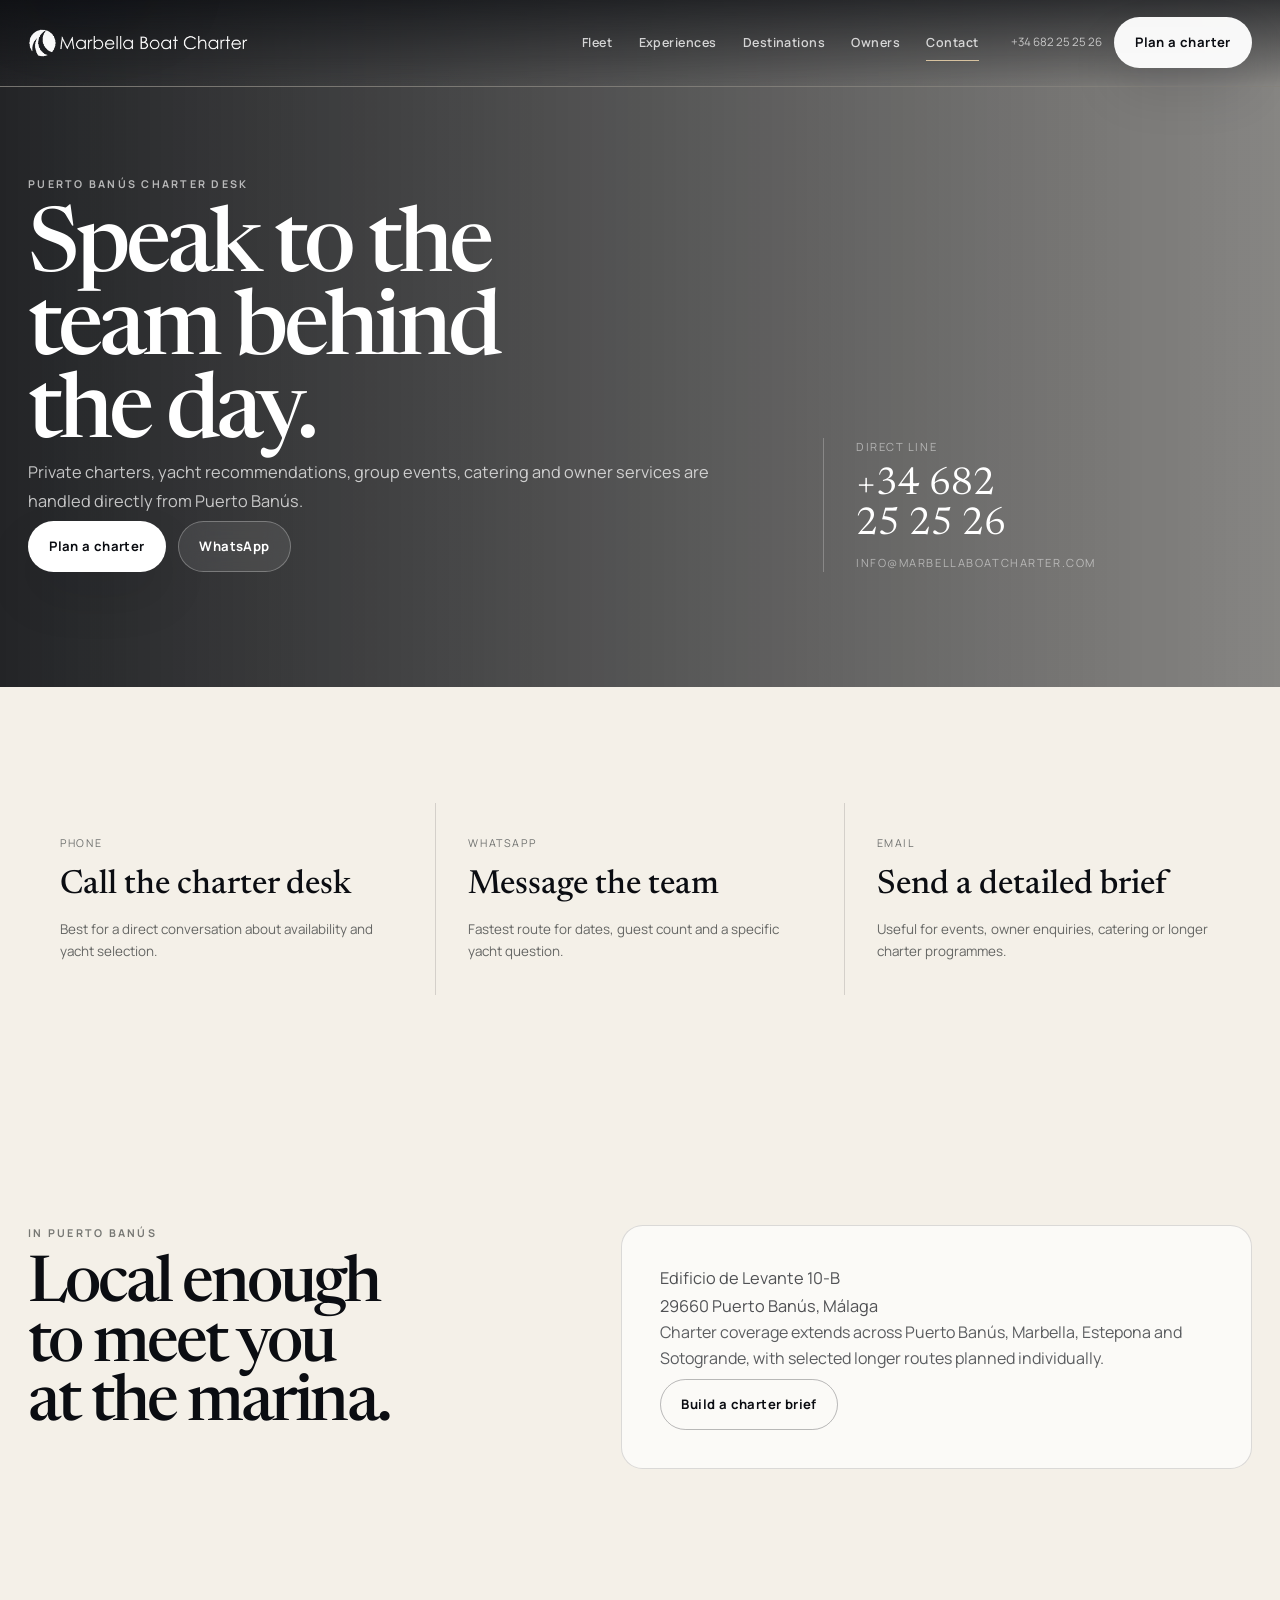
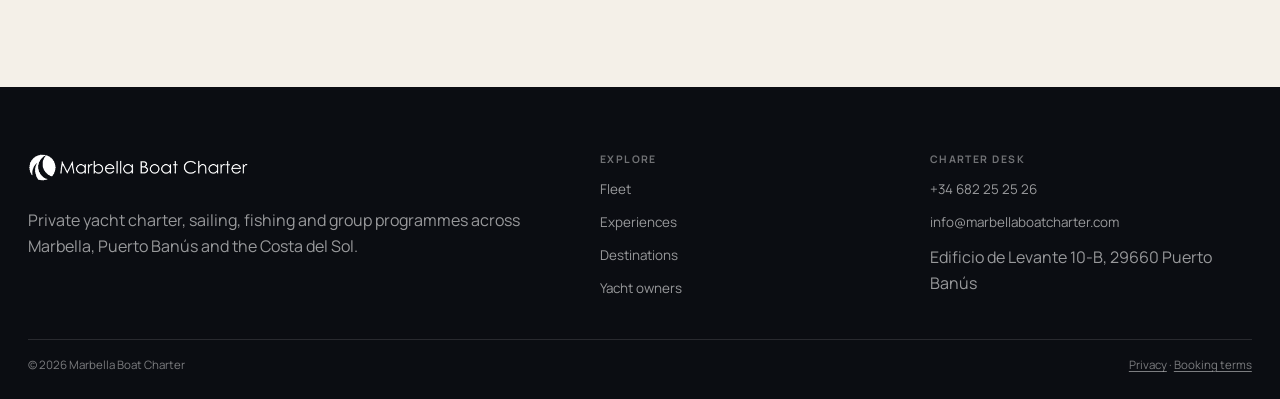
<file: contact.html>
<!doctype html><html lang="en"><head><meta charset="utf-8"><meta name="viewport" content="width=device-width,initial-scale=1,viewport-fit=cover"><title>Contact Marbella Boat Charter | Puerto Banús Yacht Charter</title><meta name="description" content="Contact Marbella Boat Charter in Puerto Banús for private yacht availability, charter planning, events, catering and yacht management."><link rel="canonical" href="https://marbellaboatcharter.com/contact"><link rel="stylesheet" href="styles/brand.css"><link rel="stylesheet" href="styles/site.css"><link rel="stylesheet" href="styles/platform.css"><link rel="stylesheet" href="styles/luxury.css"></head><body class="page-contact"><a class="skip-link" href="#main">Skip to content</a><header class="site-header level5-header"><div class="site-header__inner shell--wide"><a class="brand-logo" href="index.html"><img src="assets/logo-white.png" width="400" height="60" alt="Marbella Boat Charter"></a><nav class="nav"><a href="fleet.html">Fleet</a><a href="experiences.html">Experiences</a><a href="destinations.html">Destinations</a><a href="owners.html">Owners</a><a href="contact.html" aria-current="page">Contact</a></nav><div class="header-actions"><a class="header-contact" href="tel:+34682252526">+34 682 25 25 26</a><a class="btn" data-variant="primary" href="booking.html">Plan a charter</a><button class="menu-toggle" type="button" aria-label="Open navigation" aria-expanded="false" data-menu-toggle>☰</button></div></div><nav class="mobile-nav shell--wide" data-mobile-nav data-open="false"><a href="fleet.html">Fleet</a><a href="experiences.html">Experiences</a><a href="destinations.html">Destinations</a><a href="owners.html">Owners</a><a href="contact.html" aria-current="page">Contact</a><a class="btn" data-variant="primary" href="booking.html">Plan a charter</a></nav></header><main id="main"><section class="contact-hero"><div class="shell contact-hero__grid"><div><p class="eyebrow eyebrow--light">Puerto Banús charter desk</p><h1 class="display">Speak to the team behind the day.</h1><p class="lead">Private charters, yacht recommendations, group events, catering and owner services are handled directly from Puerto Banús.</p><div class="hero__actions"><a class="btn" data-variant="primary" href="booking.html">Plan a charter</a><a class="btn" data-variant="ghost" href="https://wa.me/34682252526" target="_blank" rel="noopener">WhatsApp</a></div></div><div class="contact-signature"><span>Direct line</span><a href="tel:+34682252526">+34 682<br>25 25 26</a><span>info@marbellaboatcharter.com</span></div></div></section><section class="section shell"><div class="contact-channel-grid"><a class="contact-channel" href="tel:+34682252526"><span>Phone</span><strong>Call the charter desk</strong><p>Best for a direct conversation about availability and yacht selection.</p></a><a class="contact-channel" href="https://wa.me/34682252526" target="_blank" rel="noopener"><span>WhatsApp</span><strong>Message the team</strong><p>Fastest route for dates, guest count and a specific yacht question.</p></a><a class="contact-channel" href="mailto:info@marbellaboatcharter.com"><span>Email</span><strong>Send a detailed brief</strong><p>Useful for events, owner enquiries, catering or longer charter programmes.</p></a></div></section><section class="section shell"><div class="split"><div><p class="eyebrow">In Puerto Banús</p><h2 class="display display--section">Local enough to meet you at the marina.</h2></div><div class="panel"><p class="lead">Edificio de Levante 10-B<br>29660 Puerto Banús, Málaga</p><p class="body-copy">Charter coverage extends across Puerto Banús, Marbella, Estepona and Sotogrande, with selected longer routes planned individually.</p><div class="hero__actions"><a class="btn" data-variant="secondary" href="booking.html">Build a charter brief</a></div></div></div></section></main><footer class="site-footer level5-footer"><div class="shell footer-top"><div><a class="brand-logo" href="index.html"><img src="assets/logo-white.png" width="400" height="60" alt="Marbella Boat Charter"></a><p class="footer-note">Private yacht charter, sailing, fishing and group programmes across Marbella, Puerto Banús and the Costa del Sol.</p></div><nav class="footer-nav"><strong>Explore</strong><a href="fleet.html">Fleet</a><a href="experiences.html">Experiences</a><a href="destinations.html">Destinations</a><a href="owners.html">Yacht owners</a></nav><div class="footer-contact"><strong>Charter desk</strong><a href="tel:+34682252526">+34 682 25 25 26</a><a href="mailto:info@marbellaboatcharter.com">info@marbellaboatcharter.com</a><span>Edificio de Levante 10-B, 29660 Puerto Banús</span></div></div><div class="shell footer-bottom"><span>© <span data-year></span> Marbella Boat Charter</span><span><a href="privacy.html">Privacy</a> · <a href="booking-terms.html">Booking terms</a></span></div></footer><script type="module" src="scripts/site.js"></script><script type="module" src="scripts/footer.js"></script></body></html>
</file>
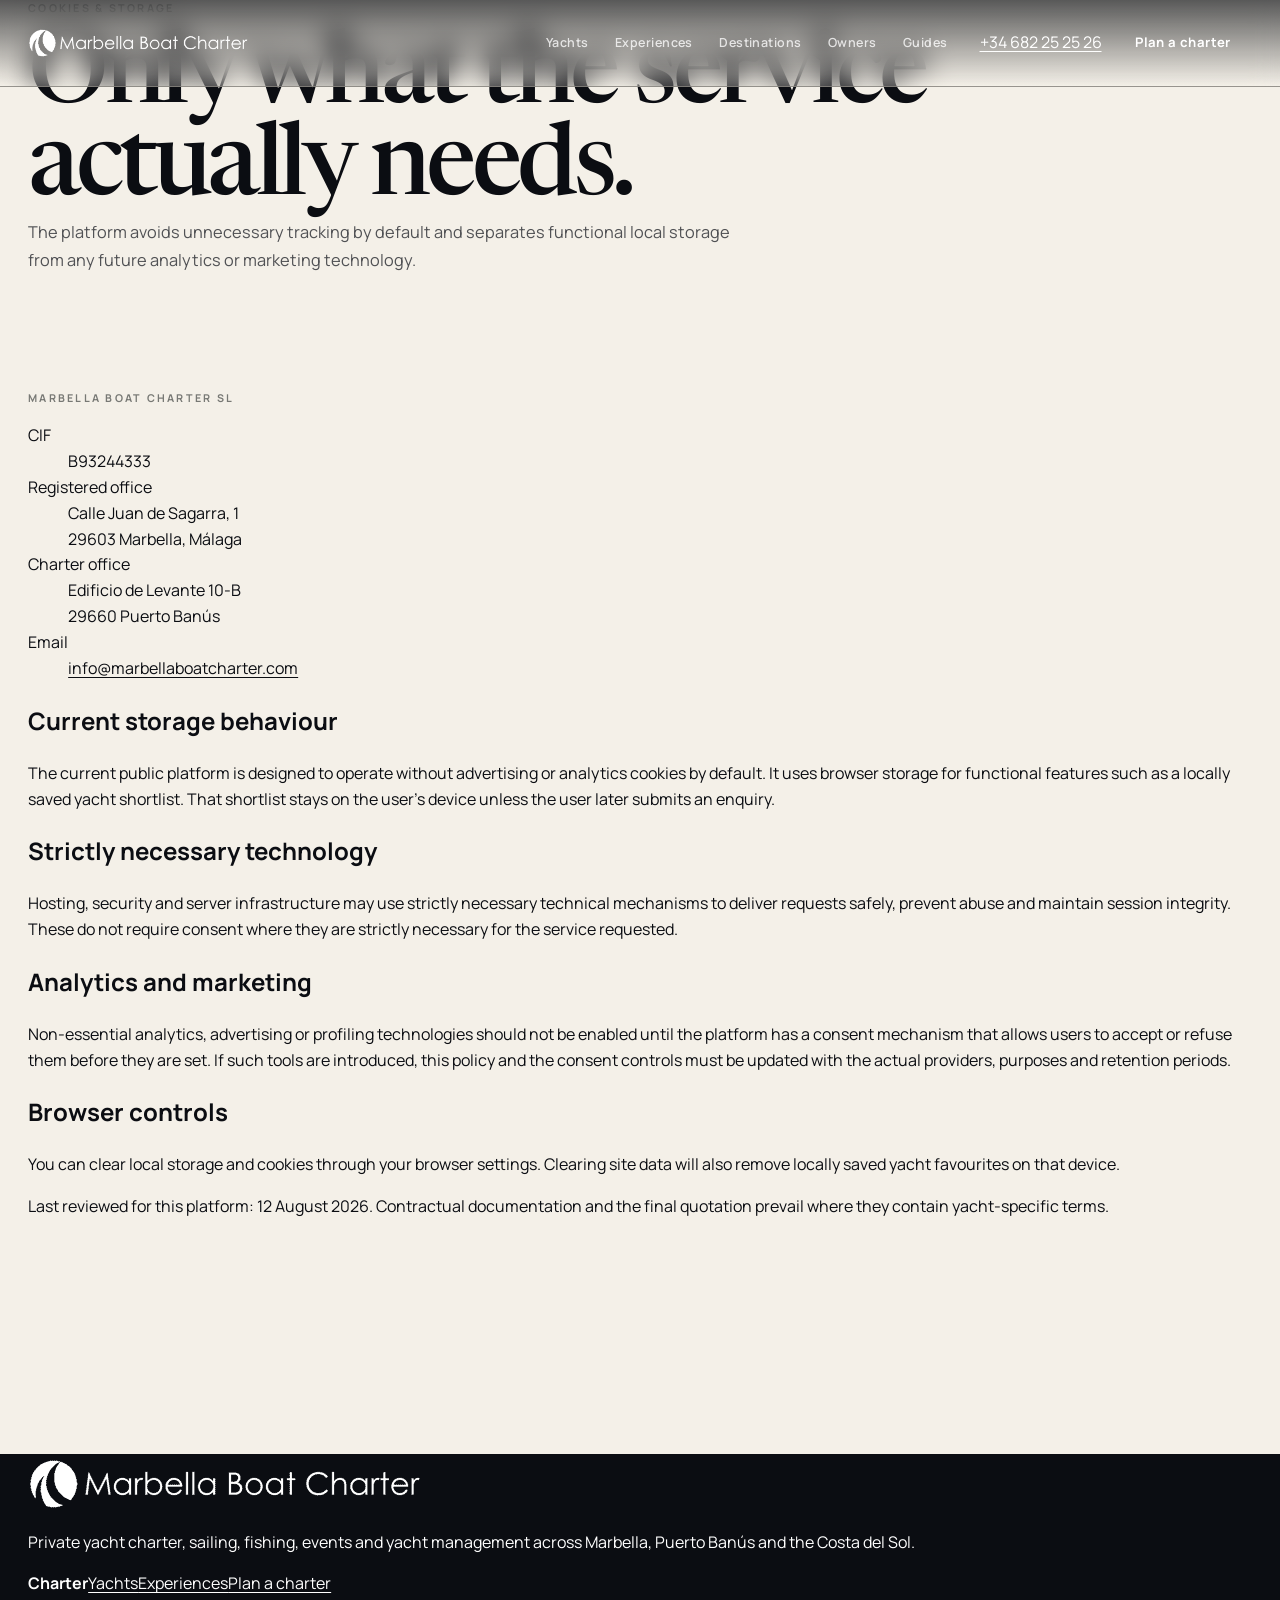
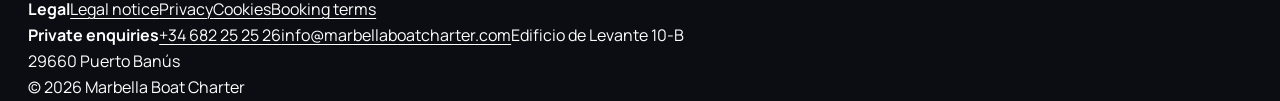
<file: cookies.html>
<!doctype html><html lang="en"><head><meta charset="utf-8"><meta name="viewport" content="width=device-width,initial-scale=1,viewport-fit=cover"><title>Cookie Policy | Marbella Boat Charter</title><meta name="description" content="Cookie and browser-storage information for marbellaboatcharter.com."><meta name="robots" content="index,follow"><link rel="canonical" href="https://marbellaboatcharter.com/cookies"><link rel="stylesheet" href="styles/brand.css"><link rel="stylesheet" href="styles/site.css"></head><body><header class="site-header site-header--dark" data-site-header><div class="site-header__inner shell--wide"><a class="brand-logo" href="index.html"><img src="assets/logo-white.png" width="400" height="60" alt="Marbella Boat Charter"></a><nav class="nav nav--light"><a href="fleet.html">Yachts</a><a href="experiences.html">Experiences</a><a href="destinations.html">Destinations</a><a href="owners.html">Owners</a><a href="guides/index.html">Guides</a></nav><div class="header-actions header-actions--light"><a class="header-phone" href="tel:+34682252526">+34 682 25 25 26</a><a class="btn btn--champagne" href="booking.html">Plan a charter</a><button class="menu-toggle menu-toggle--dark" type="button" aria-label="Open navigation" aria-expanded="false" data-menu-toggle><span></span><span></span></button></div></div><nav class="mobile-nav mobile-nav--dark shell--wide" data-mobile-nav data-open="false"><a href="fleet.html">Yachts</a><a href="experiences.html">Experiences</a><a href="destinations.html">Destinations</a><a href="owners.html">Owners</a><a href="about.html">About</a><a href="contact.html">Contact</a></nav></header><main id="main"><section class="guide-hero section--cream"><div class="shell"><p class="eyebrow">Cookies & storage</p><h1 class="display display--xl">Only what the service actually needs.</h1><p class="lead">The platform avoids unnecessary tracking by default and separates functional local storage from any future analytics or marketing technology.</p></div></section><section class="section"><div class="shell legal-layout"><aside><p class="eyebrow">Marbella Boat Charter SL</p><dl><div><dt>CIF</dt><dd>B93244333</dd></div><div><dt>Registered office</dt><dd>Calle Juan de Sagarra, 1<br>29603 Marbella, Málaga</dd></div><div><dt>Charter office</dt><dd>Edificio de Levante 10-B<br>29660 Puerto Banús</dd></div><div><dt>Email</dt><dd><a href="mailto:info@marbellaboatcharter.com">info@marbellaboatcharter.com</a></dd></div></dl></aside><article class="legal-copy"><section class="legal-section"><h2>Current storage behaviour</h2><p>The current public platform is designed to operate without advertising or analytics cookies by default. It uses browser storage for functional features such as a locally saved yacht shortlist. That shortlist stays on the user’s device unless the user later submits an enquiry.</p></section><section class="legal-section"><h2>Strictly necessary technology</h2><p>Hosting, security and server infrastructure may use strictly necessary technical mechanisms to deliver requests safely, prevent abuse and maintain session integrity. These do not require consent where they are strictly necessary for the service requested.</p></section><section class="legal-section"><h2>Analytics and marketing</h2><p>Non-essential analytics, advertising or profiling technologies should not be enabled until the platform has a consent mechanism that allows users to accept or refuse them before they are set. If such tools are introduced, this policy and the consent controls must be updated with the actual providers, purposes and retention periods.</p></section><section class="legal-section"><h2>Browser controls</h2><p>You can clear local storage and cookies through your browser settings. Clearing site data will also remove locally saved yacht favourites on that device.</p></section><p class="legal-updated">Last reviewed for this platform: 12 August 2026. Contractual documentation and the final quotation prevail where they contain yacht-specific terms.</p></article></div></section></main><footer class="site-footer site-footer--premium"><div class="shell--wide footer-premium__top"><div class="footer-premium__brand"><img src="assets/logo-white.png" width="400" height="60" alt="Marbella Boat Charter"><p>Private yacht charter, sailing, fishing, events and yacht management across Marbella, Puerto Banús and the Costa del Sol.</p></div><nav><strong>Charter</strong><a href="fleet.html">Yachts</a><a href="experiences.html">Experiences</a><a href="booking.html">Plan a charter</a></nav><nav><strong>Legal</strong><a href="legal.html">Legal notice</a><a href="privacy.html">Privacy</a><a href="cookies.html">Cookies</a><a href="booking-terms.html">Booking terms</a></nav><div class="footer-premium__contact"><strong>Private enquiries</strong><a href="tel:+34682252526">+34 682 25 25 26</a><a href="mailto:info@marbellaboatcharter.com">info@marbellaboatcharter.com</a><span>Edificio de Levante 10-B<br>29660 Puerto Banús</span></div></div><div class="shell--wide footer-premium__bottom"><span>© <span data-year></span> Marbella Boat Charter</span></div></footer><script type="module" src="scripts/site.js"></script><script type="module" src="scripts/footer.js"></script></body></html>
</file>
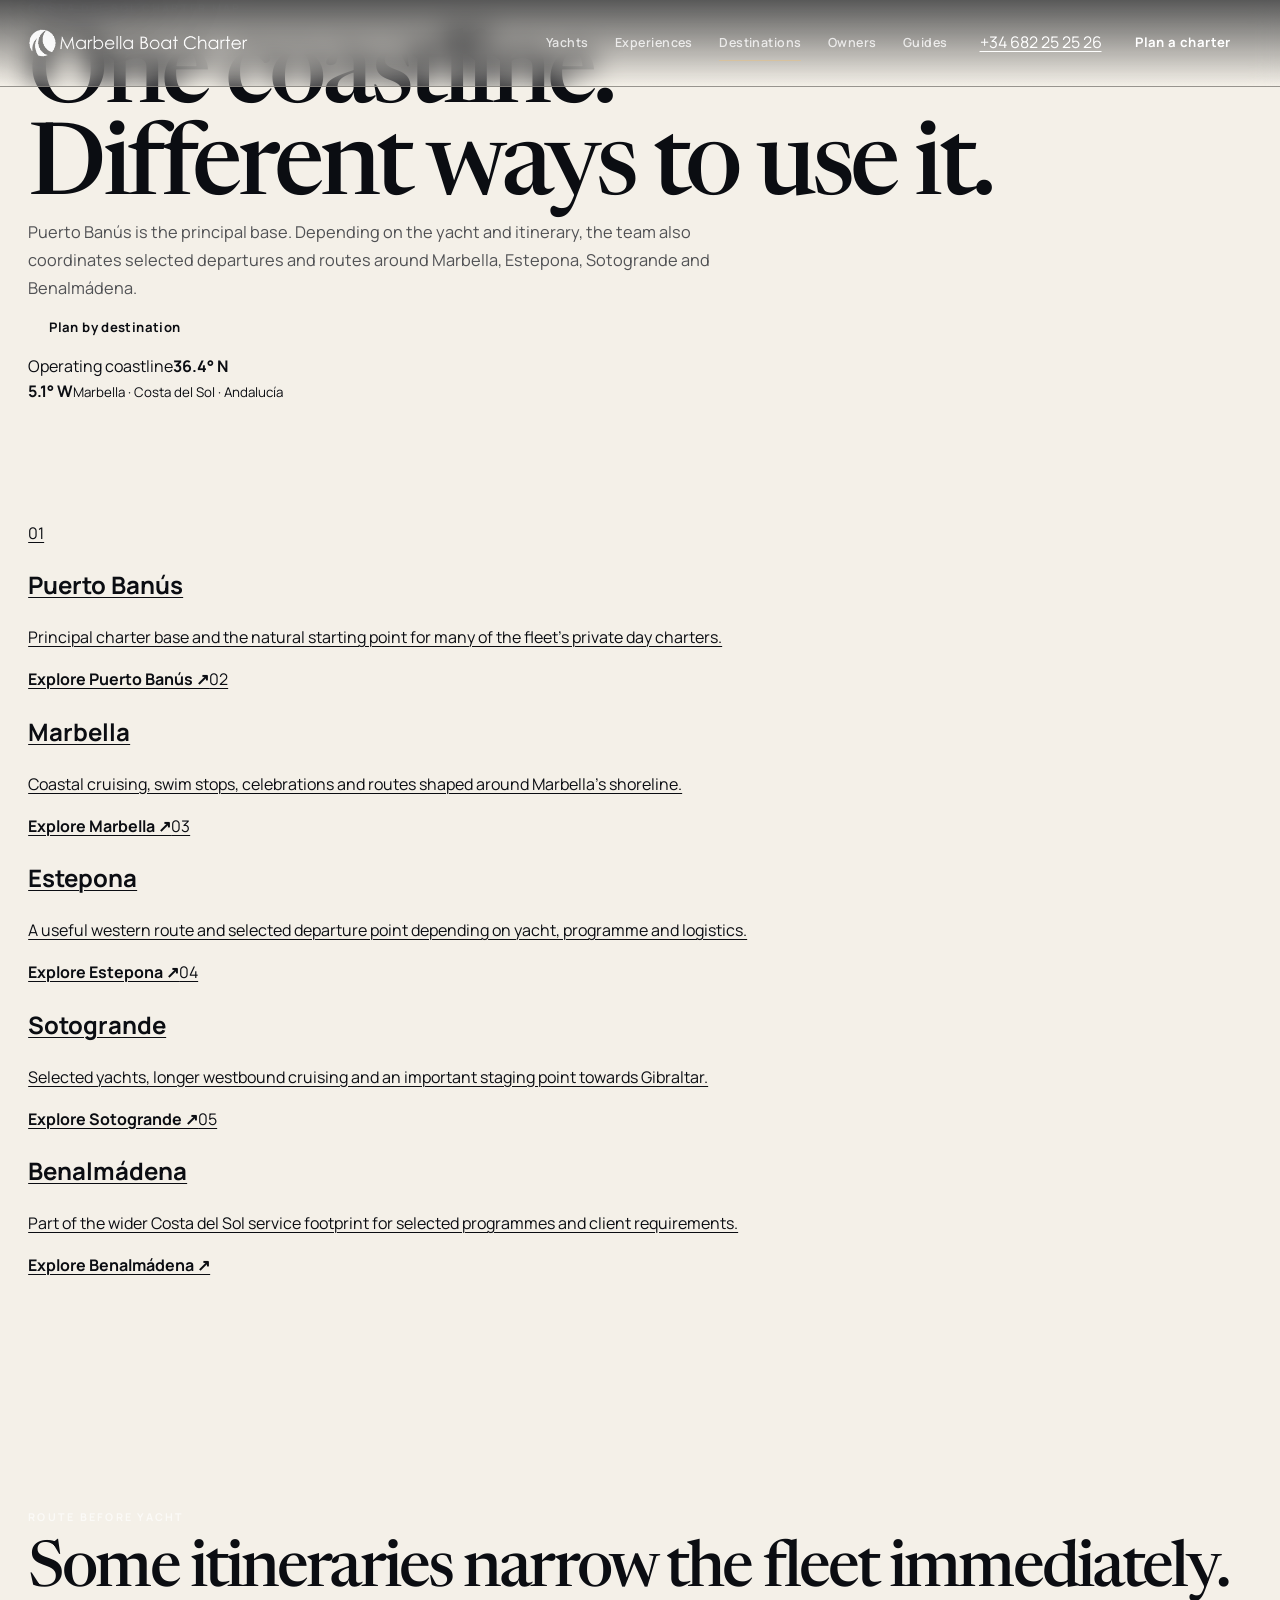
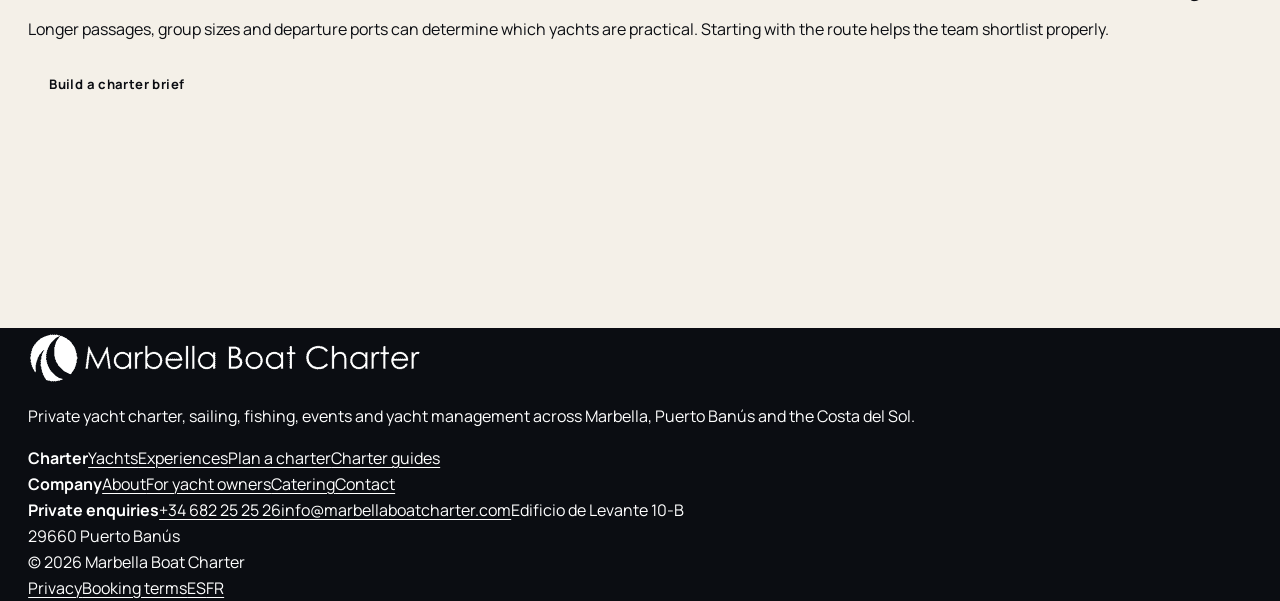
<file: destinations.html>
<!doctype html><html lang="en"><head><meta charset="utf-8"><meta name="viewport" content="width=device-width,initial-scale=1,viewport-fit=cover"><title>Yacht Charter Destinations Costa del Sol | Marbella Boat Charter</title><meta name="description" content="Explore private yacht charter destinations and departure areas across Puerto Banús, Marbella, Estepona, Sotogrande and Benalmádena."><meta name="robots" content="index,follow,max-image-preview:large"><link rel="canonical" href="https://marbellaboatcharter.com/destinations"><link rel="stylesheet" href="styles/brand.css"><link rel="stylesheet" href="styles/site.css"></head><body><a class="skip-link" href="#main">Skip to content</a><header class="site-header site-header--dark" data-site-header><div class="site-header__inner shell--wide"><a class="brand-logo" href="index.html" aria-label="Marbella Boat Charter home"><img src="assets/logo-white.png" width="400" height="60" alt="Marbella Boat Charter"></a><nav class="nav nav--light" aria-label="Primary navigation"><a href="fleet.html">Yachts</a><a href="experiences.html">Experiences</a><a href="destinations.html" aria-current="page">Destinations</a><a href="owners.html">Owners</a><a href="guides/index.html">Guides</a></nav><div class="header-actions header-actions--light"><a class="header-phone" href="tel:+34682252526">+34 682 25 25 26</a><a class="btn btn--champagne" href="booking.html">Plan a charter</a><button class="menu-toggle menu-toggle--dark" type="button" aria-label="Open navigation" aria-expanded="false" data-menu-toggle><span></span><span></span></button></div></div><nav class="mobile-nav mobile-nav--dark shell--wide" aria-label="Mobile navigation" data-mobile-nav data-open="false"><a href="fleet.html">Yachts</a><a href="experiences.html">Experiences</a><a href="destinations.html">Destinations</a><a href="owners.html">Owners</a><a href="guides/index.html">Guides</a><a href="about.html">About</a><a href="contact.html">Contact</a><a class="btn btn--champagne" href="booking.html">Plan a charter</a></nav></header><main id="main"><section class="destination-hero section--ink"><div class="shell destination-hero__grid"><div><p class="eyebrow eyebrow--light">Costa del Sol charter map</p><h1 class="display display--xl">One coastline. Different ways to use it.</h1><p class="lead lead--light">Puerto Banús is the principal base. Depending on the yacht and itinerary, the team also coordinates selected departures and routes around Marbella, Estepona, Sotogrande and Benalmádena.</p><a class="btn btn--champagne" href="booking.html">Plan by destination</a></div><div class="destination-coordinate"><span>Operating coastline</span><strong>36.4° N<br>5.1° W</strong><small>Marbella · Costa del Sol · Andalucía</small></div></div></section><section class="section section--cream"><div class="shell--wide destination-hub-grid"><a href="destinations/puerto-banus.html"><span>01</span><h2>Puerto Banús</h2><p>Principal charter base and the natural starting point for many of the fleet’s private day charters.</p><strong>Explore Puerto Banús ↗</strong></a><a href="destinations/marbella.html"><span>02</span><h2>Marbella</h2><p>Coastal cruising, swim stops, celebrations and routes shaped around Marbella’s shoreline.</p><strong>Explore Marbella ↗</strong></a><a href="destinations/estepona.html"><span>03</span><h2>Estepona</h2><p>A useful western route and selected departure point depending on yacht, programme and logistics.</p><strong>Explore Estepona ↗</strong></a><a href="destinations/sotogrande.html"><span>04</span><h2>Sotogrande</h2><p>Selected yachts, longer westbound cruising and an important staging point towards Gibraltar.</p><strong>Explore Sotogrande ↗</strong></a><a href="destinations/benalmadena.html"><span>05</span><h2>Benalmádena</h2><p>Part of the wider Costa del Sol service footprint for selected programmes and client requirements.</p><strong>Explore Benalmádena ↗</strong></a></div></section><section class="section section--ink"><div class="shell booking-cta"><div><p class="eyebrow eyebrow--light">Route before yacht</p><h2 class="display display--section">Some itineraries narrow the fleet immediately.</h2></div><div><p>Longer passages, group sizes and departure ports can determine which yachts are practical. Starting with the route helps the team shortlist properly.</p><a class="btn btn--champagne" href="booking.html">Build a charter brief</a></div></div></section></main><footer class="site-footer site-footer--premium"><div class="shell--wide footer-premium__top"><div class="footer-premium__brand"><img src="assets/logo-white.png" width="400" height="60" alt="Marbella Boat Charter"><p>Private yacht charter, sailing, fishing, events and yacht management across Marbella, Puerto Banús and the Costa del Sol.</p></div><nav><strong>Charter</strong><a href="fleet.html">Yachts</a><a href="experiences.html">Experiences</a><a href="booking.html">Plan a charter</a><a href="guides/index.html">Charter guides</a></nav><nav><strong>Company</strong><a href="about.html">About</a><a href="owners.html">For yacht owners</a><a href="services/catering.html">Catering</a><a href="contact.html">Contact</a></nav><div class="footer-premium__contact"><strong>Private enquiries</strong><a href="tel:+34682252526">+34 682 25 25 26</a><a href="mailto:info@marbellaboatcharter.com">info@marbellaboatcharter.com</a><span>Edificio de Levante 10-B<br>29660 Puerto Banús</span></div></div><div class="shell--wide footer-premium__bottom"><span>© <span data-year></span> Marbella Boat Charter</span><div><a href="privacy.html">Privacy</a><a href="booking-terms.html">Booking terms</a><a href="es/">ES</a><a href="fr/">FR</a></div></div></footer><script type="module" src="scripts/site.js"></script><script type="module" src="scripts/footer.js"></script></body></html>
</file>
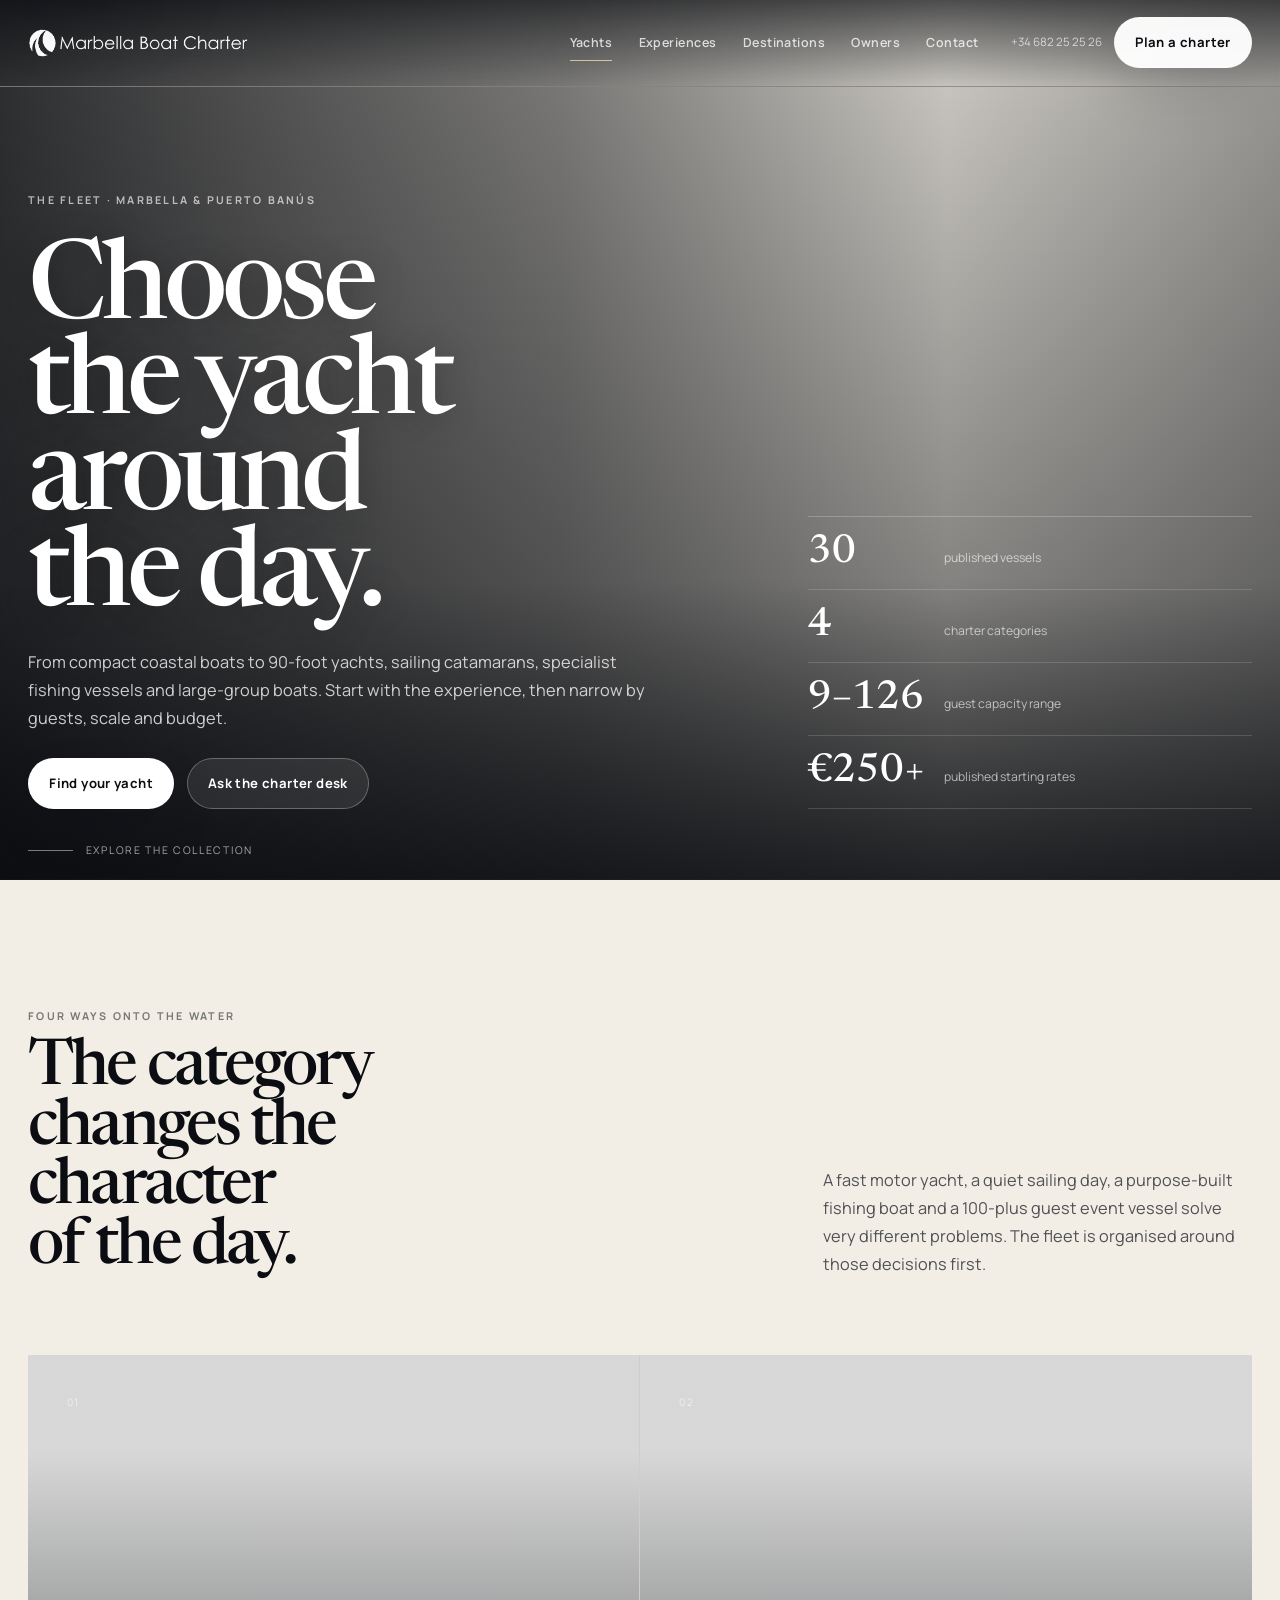
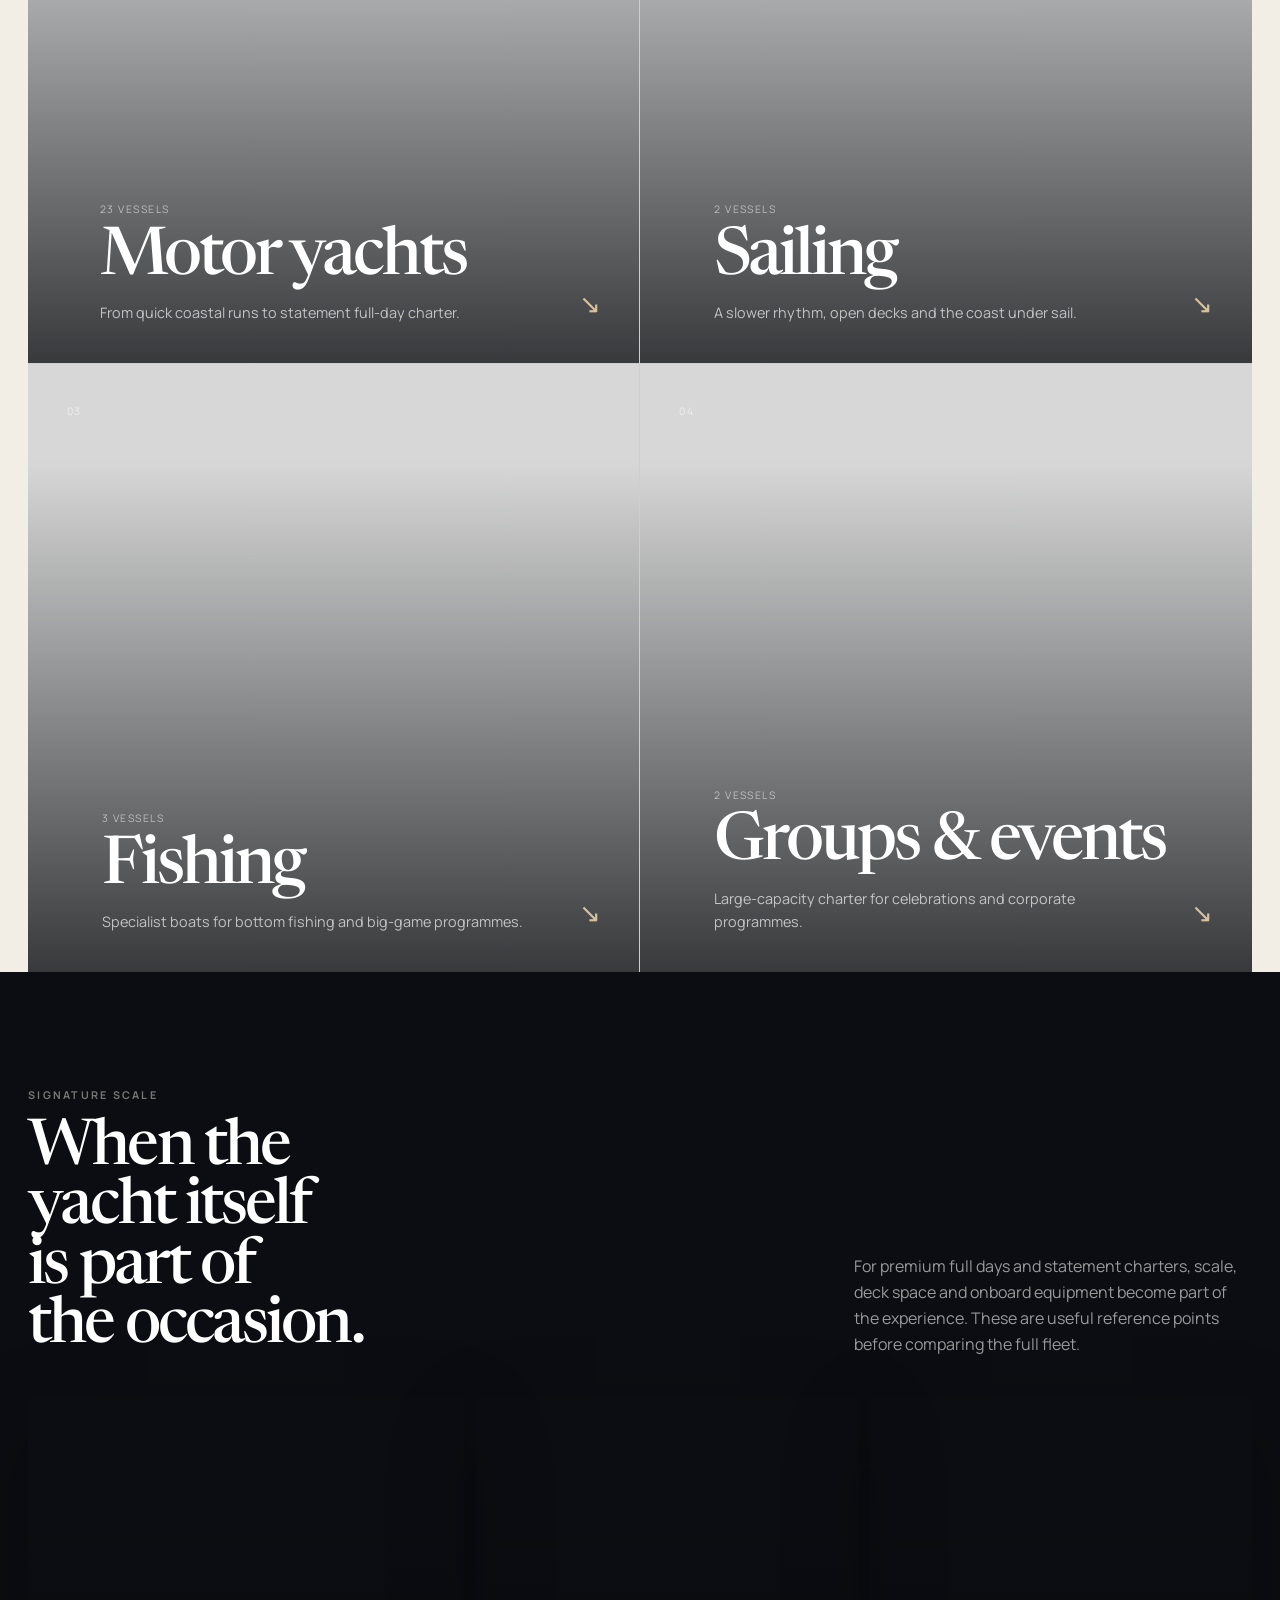
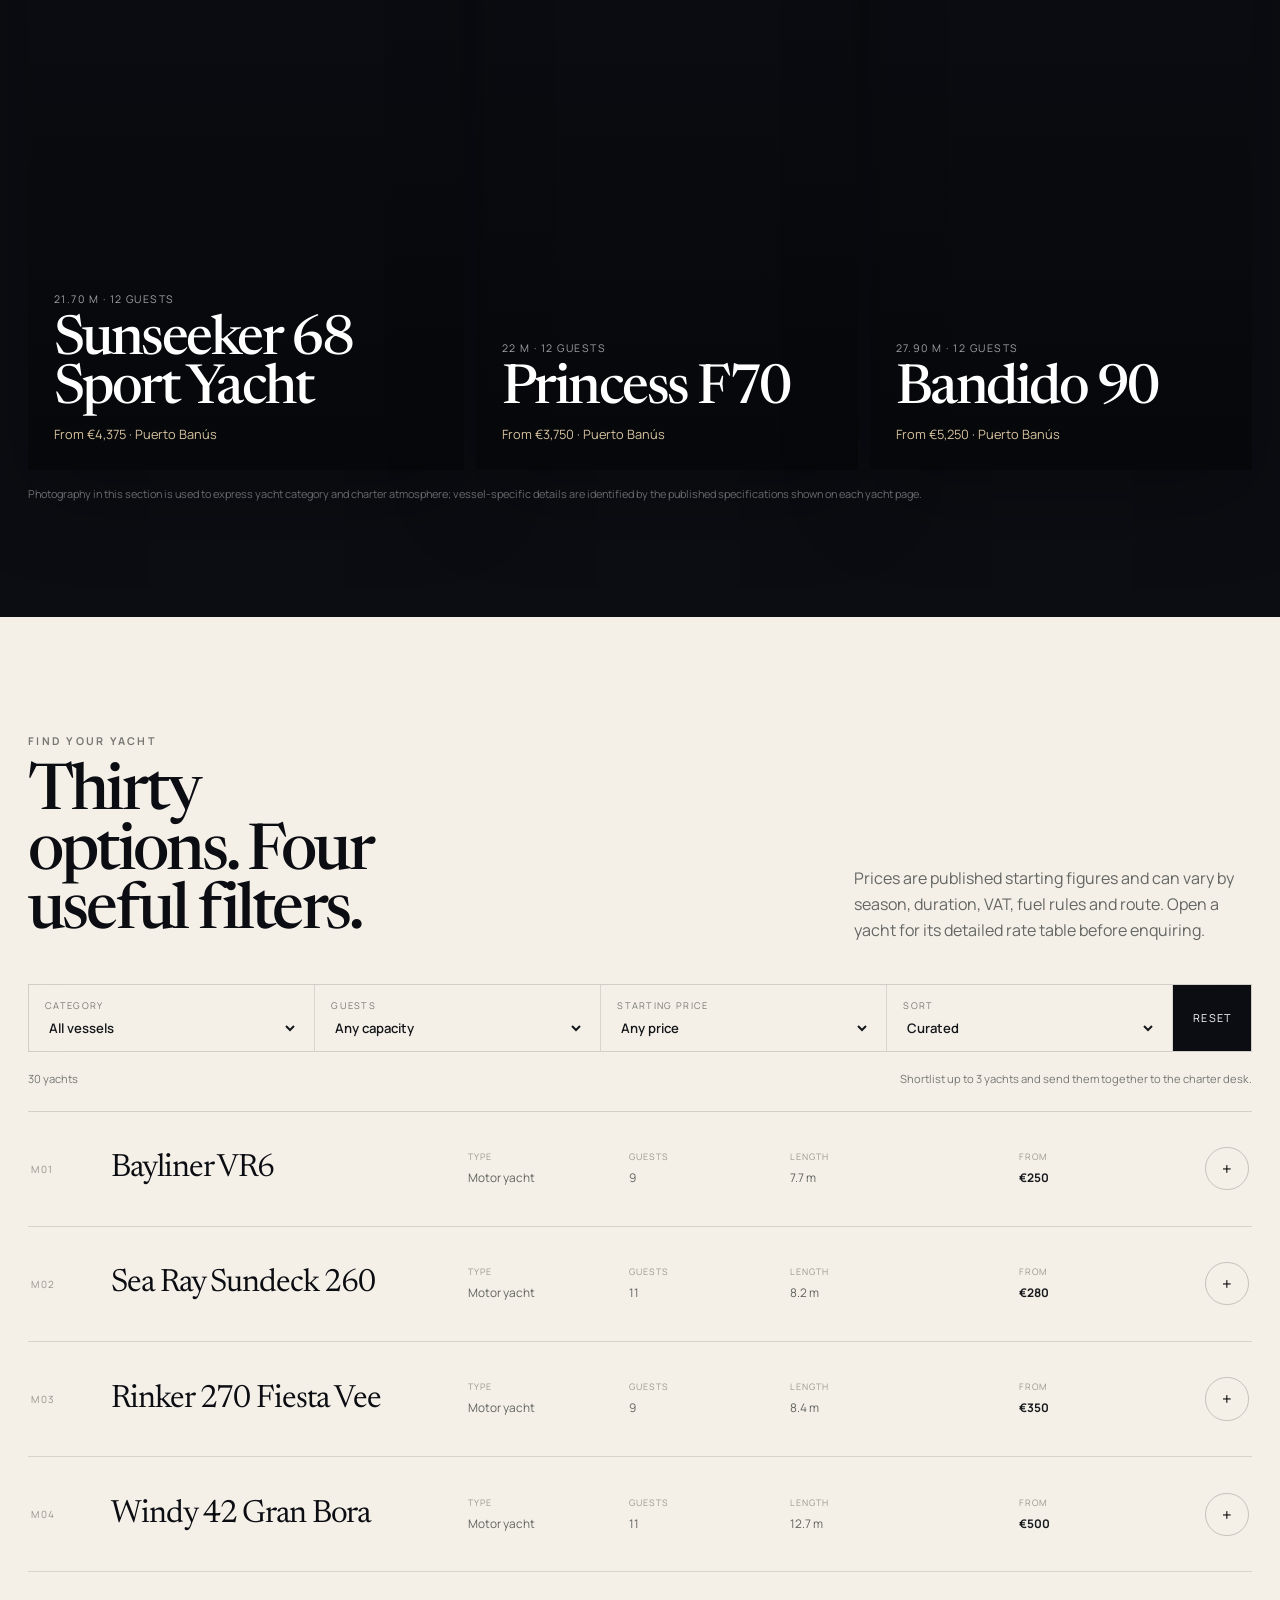
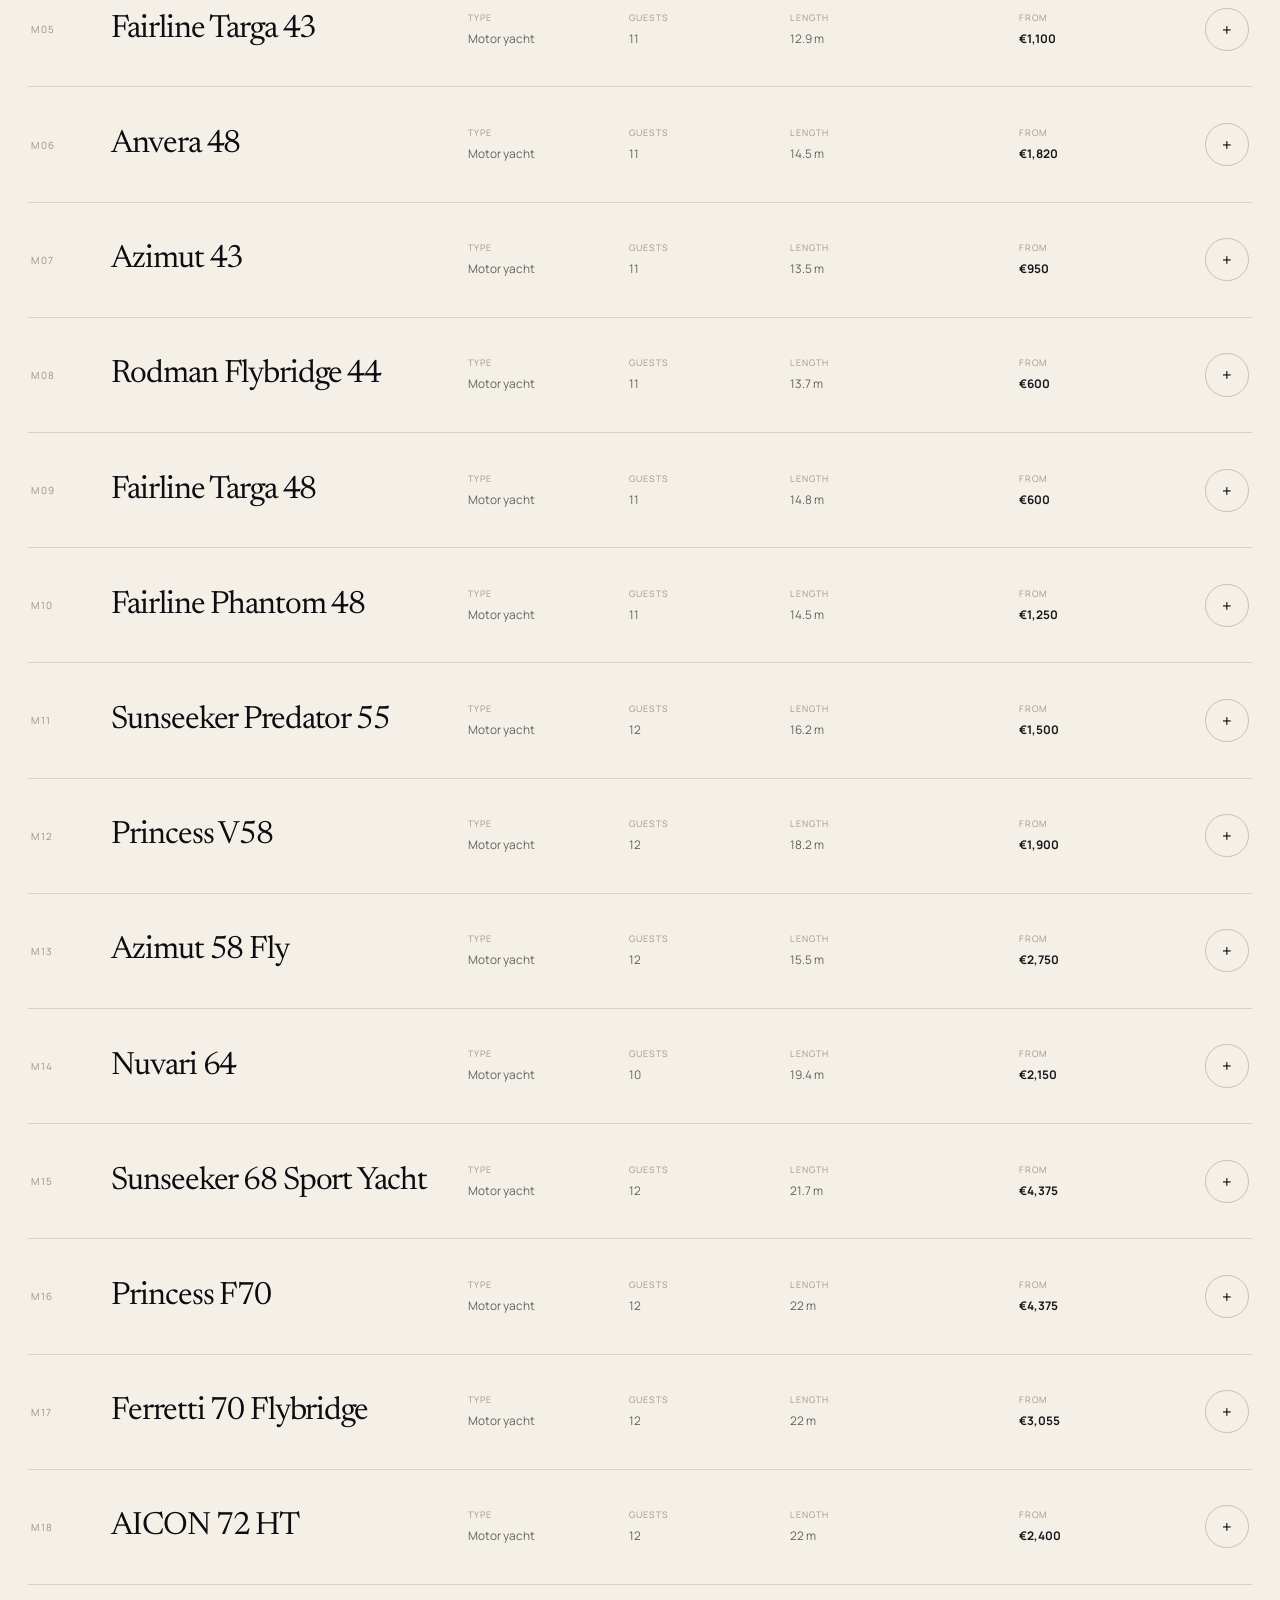
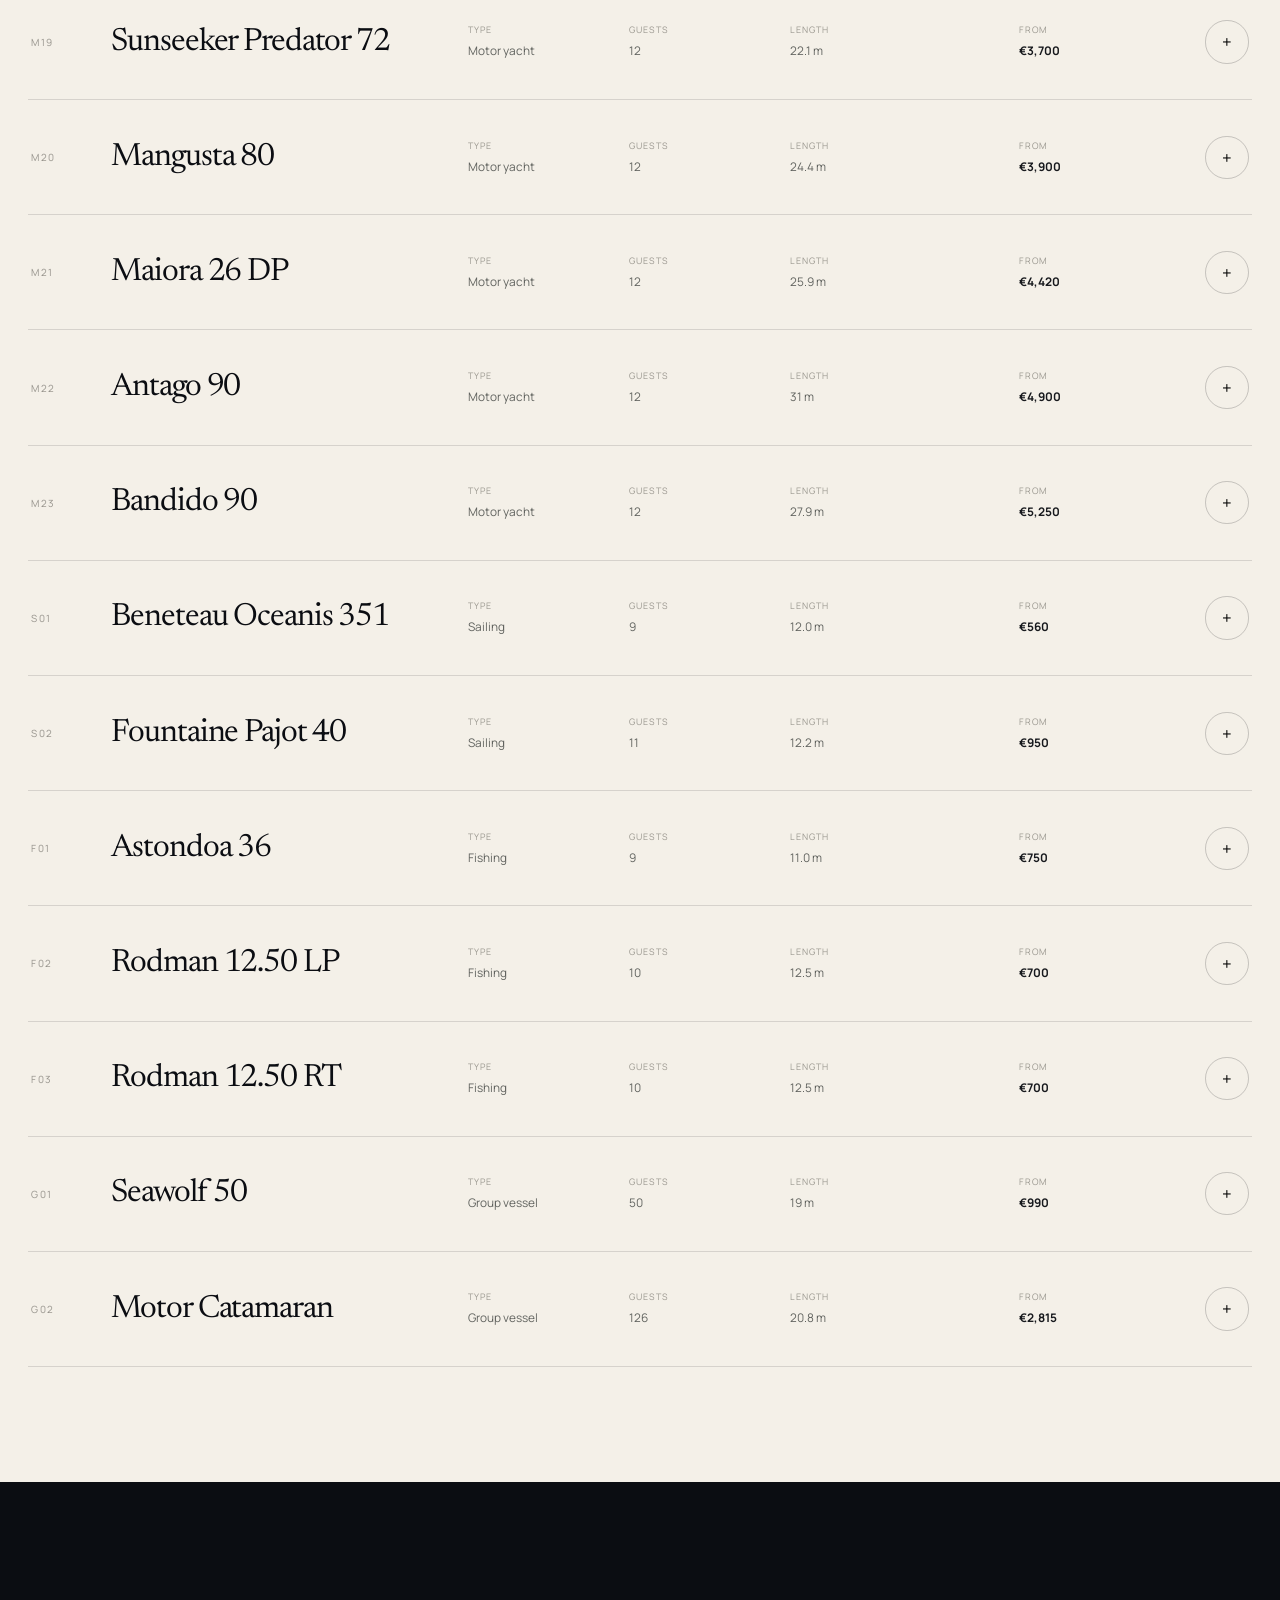
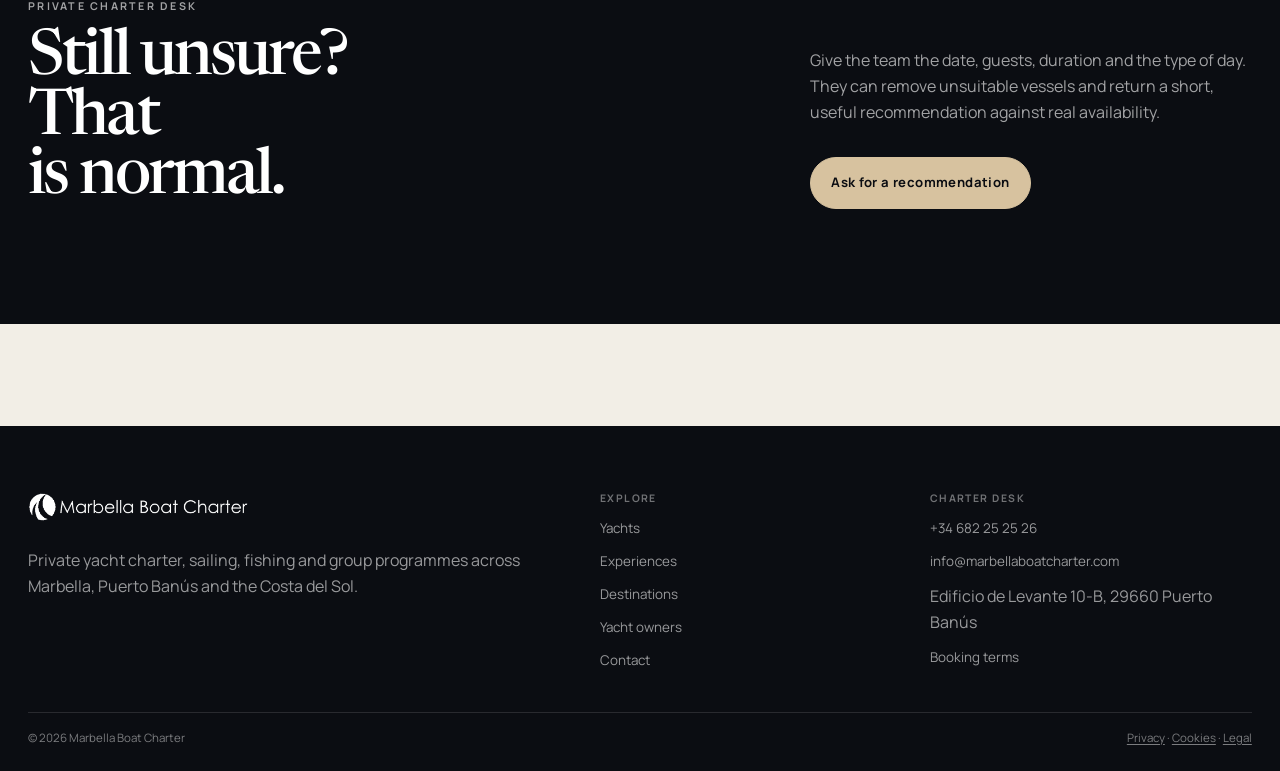
<file: fleet.html>
<!doctype html>
<html lang="en">
<head>
  <meta charset="utf-8">
  <meta name="viewport" content="width=device-width,initial-scale=1,viewport-fit=cover">
  <title>Yacht fleet Marbella & Puerto Banús | Marbella Boat Charter</title>
  <meta name="description" content="Explore Marbella Boat Charter's published motor yachts, sailing yachts, fishing boats and group vessels across Marbella and Puerto Banús.">
  <meta name="robots" content="index,follow,max-image-preview:large">
  <link rel="canonical" href="https://marbellaboatcharter.com/fleet">
  <meta property="og:type" content="website"><meta property="og:title" content="Yacht fleet Marbella & Puerto Banús | Marbella Boat Charter"><meta property="og:description" content="Private yacht, sailing, fishing and group charter options from Marbella and Puerto Banús."><meta property="og:url" content="https://marbellaboatcharter.com/fleet">
  <meta name="theme-color" content="#0b0d12">
  <link rel="stylesheet" href="styles/brand.css">
  <link rel="stylesheet" href="styles/site.css">
  <link rel="stylesheet" href="styles/platform.css">
  <link rel="stylesheet" href="styles/fleet-luxury.css">
  <script type="application/ld+json">{"@context":"https://schema.org","@type":"CollectionPage","name":"Marbella Boat Charter fleet","url":"https://marbellaboatcharter.com/fleet","description":"Motor yachts, sailing yachts, fishing boats and group vessels available through Marbella Boat Charter."}</script>
</head>
<body class="page-fleet-l5">
  <a class="skip-link" href="#main">Skip to content</a>
  <header class="site-header level5-header" data-site-header>
    <div class="site-header__inner shell--wide">
      <a class="brand-logo" href="index.html" aria-label="Marbella Boat Charter home"><img src="assets/logo-white.png" width="400" height="60" alt="Marbella Boat Charter"></a>
      <nav class="nav" aria-label="Primary navigation"><a href="fleet.html" aria-current="page">Yachts</a><a href="experiences.html">Experiences</a><a href="destinations.html">Destinations</a><a href="owners.html">Owners</a><a href="contact.html">Contact</a></nav>
      <div class="header-actions"><a class="header-contact" href="tel:+34682252526">+34 682 25 25 26</a><a class="btn" data-variant="primary" href="booking.html">Plan a charter</a><button class="menu-toggle" type="button" aria-label="Open navigation" aria-expanded="false" data-menu-toggle>☰</button></div>
    </div>
    <nav class="mobile-nav shell--wide" aria-label="Mobile navigation" data-mobile-nav data-open="false"><a href="fleet.html" aria-current="page">Yachts</a><a href="experiences.html">Experiences</a><a href="destinations.html">Destinations</a><a href="owners.html">Owners</a><a href="contact.html">Contact</a><a class="btn" data-variant="primary" href="booking.html">Plan a charter</a></nav>
  </header>

  <main id="main">
    <section class="fleet-l5-hero">
      <div class="shell--wide fleet-l5-hero__inner">
        <div class="fleet-l5-hero__copy">
          <p class="eyebrow eyebrow--light">The fleet · Marbella & Puerto Banús</p>
          <h1 class="display">Choose the yacht around the day.</h1>
          <p class="lead">From compact coastal boats to 90-foot yachts, sailing catamarans, specialist fishing vessels and large-group boats. Start with the experience, then narrow by guests, scale and budget.</p>
          <div class="hero__actions"><a class="btn" data-variant="primary" href="#find-your-yacht">Find your yacht</a><a class="btn" data-variant="ghost" href="booking.html">Ask the charter desk</a></div>
        </div>
        <div class="fleet-l5-hero__facts" aria-label="Fleet overview">
          <div><strong>30</strong><span>published vessels</span></div>
          <div><strong>4</strong><span>charter categories</span></div>
          <div><strong>9–126</strong><span>guest capacity range</span></div>
          <div><strong>€250+</strong><span>published starting rates</span></div>
        </div>
      </div>
      <a class="fleet-l5-scroll" href="#collection" aria-label="Scroll to fleet collection"><span></span>Explore the collection</a>
    </section>

    <section class="fleet-l5-intro" id="collection">
      <div class="shell fleet-l5-intro__grid">
        <div><p class="eyebrow">Four ways onto the water</p><h2 class="display display--section">The category changes the character of the day.</h2></div>
        <p class="lead">A fast motor yacht, a quiet sailing day, a purpose-built fishing boat and a 100-plus guest event vessel solve very different problems. The fleet is organised around those decisions first.</p>
      </div>
    </section>

    <section class="fleet-l5-collections shell--wide" aria-label="Fleet categories">
      <button class="fleet-l5-collection fleet-l5-collection--motor" type="button" data-category-jump="motor">
        <span class="fleet-l5-collection__index">01</span><div><small>23 vessels</small><h2>Motor yachts</h2><p>From quick coastal runs to statement full-day charter.</p></div><span class="fleet-l5-collection__arrow">↘</span>
      </button>
      <button class="fleet-l5-collection fleet-l5-collection--sailing" type="button" data-category-jump="sailing">
        <span class="fleet-l5-collection__index">02</span><div><small>2 vessels</small><h2>Sailing</h2><p>A slower rhythm, open decks and the coast under sail.</p></div><span class="fleet-l5-collection__arrow">↘</span>
      </button>
      <button class="fleet-l5-collection fleet-l5-collection--fishing" type="button" data-category-jump="fishing">
        <span class="fleet-l5-collection__index">03</span><div><small>3 vessels</small><h2>Fishing</h2><p>Specialist boats for bottom fishing and big-game programmes.</p></div><span class="fleet-l5-collection__arrow">↘</span>
      </button>
      <button class="fleet-l5-collection fleet-l5-collection--group" type="button" data-category-jump="group">
        <span class="fleet-l5-collection__index">04</span><div><small>2 vessels</small><h2>Groups & events</h2><p>Large-capacity charter for celebrations and corporate programmes.</p></div><span class="fleet-l5-collection__arrow">↘</span>
      </button>
    </section>

    <section class="fleet-l5-signature section">
      <div class="shell--wide">
        <div class="fleet-l5-section-head"><div><p class="eyebrow">Signature scale</p><h2 class="display display--section">When the yacht itself is part of the occasion.</h2></div><p>For premium full days and statement charters, scale, deck space and onboard equipment become part of the experience. These are useful reference points before comparing the full fleet.</p></div>
        <div class="fleet-l5-signature-grid">
          <a class="fleet-l5-signature-card fleet-l5-signature-card--sunseeker" href="/yachts/sunseeker-68-sport-yacht"><span class="media-shade"></span><div><small>21.70 m · 12 guests</small><h3>Sunseeker 68 Sport Yacht</h3><p>From €4,375 · Puerto Banús</p></div></a>
          <a class="fleet-l5-signature-card fleet-l5-signature-card--princess" href="/yachts/princess-f70"><span class="media-shade"></span><div><small>22 m · 12 guests</small><h3>Princess F70</h3><p>From €3,750 · Puerto Banús</p></div></a>
          <a class="fleet-l5-signature-card fleet-l5-signature-card--large" href="/yachts/bandido-90"><span class="media-shade"></span><div><small>27.90 m · 12 guests</small><h3>Bandido 90</h3><p>From €5,250 · Puerto Banús</p></div></a>
        </div>
        <p class="fleet-l5-media-note">Photography in this section is used to express yacht category and charter atmosphere; vessel-specific details are identified by the published specifications shown on each yacht page.</p>
      </div>
    </section>

    <section class="fleet-l5-finder section" id="find-your-yacht">
      <div class="shell--wide">
        <div class="fleet-l5-section-head fleet-l5-section-head--finder"><div><p class="eyebrow">Find your yacht</p><h2 class="display display--section">Thirty options. Four useful filters.</h2></div><p>Prices are published starting figures and can vary by season, duration, VAT, fuel rules and route. Open a yacht for its detailed rate table before enquiring.</p></div>
        <div class="fleet-l5-toolbar" data-fleet-l5-toolbar>
          <label><span>Category</span><select data-l5-type><option value="all">All vessels</option><option value="motor">Motor yachts</option><option value="sailing">Sailing</option><option value="fishing">Fishing</option><option value="group">Groups & events</option></select></label>
          <label><span>Guests</span><select data-l5-guests><option value="0">Any capacity</option><option value="9">9+ guests</option><option value="11">11+ guests</option><option value="12">12+ guests</option><option value="50">50+ guests</option><option value="100">100+ guests</option></select></label>
          <label><span>Starting price</span><select data-l5-price><option value="999999">Any price</option><option value="750">Up to €750</option><option value="1500">Up to €1,500</option><option value="3000">Up to €3,000</option><option value="5000">Up to €5,000</option></select></label>
          <label><span>Sort</span><select data-l5-sort><option value="curated">Curated</option><option value="price-asc">Price · low to high</option><option value="price-desc">Price · high to low</option><option value="length-desc">Length · largest first</option><option value="guests-desc">Guests · largest first</option></select></label>
          <button class="fleet-l5-reset" type="button" data-l5-reset>Reset</button>
        </div>
        <div class="fleet-l5-results-head"><span data-l5-count>30 yachts</span><span>Shortlist up to 3 yachts and send them together to the charter desk.</span></div>
        <div class="fleet-l5-list" data-l5-list></div>
      </div>
    </section>

    <div class="fleet-l5-shortlist" data-l5-shortlist hidden>
      <div class="fleet-l5-shortlist__summary"><span class="eyebrow eyebrow--light">Private shortlist</span><strong data-l5-shortlist-count>0 yachts selected</strong></div>
      <div class="fleet-l5-shortlist__items" data-l5-shortlist-items></div>
      <button class="btn" data-variant="primary" type="button" data-l5-shortlist-plan>Plan with shortlist</button>
    </div>

    <section class="fleet-l5-concierge">
      <div class="shell fleet-l5-concierge__grid"><div><p class="eyebrow eyebrow--light">Private charter desk</p><h2 class="display display--section">Still unsure? That is normal.</h2></div><div><p>Give the team the date, guests, duration and the type of day. They can remove unsuitable vessels and return a short, useful recommendation against real availability.</p><a class="btn btn--champagne" href="booking.html">Ask for a recommendation</a></div></div>
    </section>
  </main>

  <footer class="site-footer level5-footer">
    <div class="shell footer-top"><div><a class="brand-logo" href="index.html"><img src="assets/logo-white.png" width="400" height="60" alt="Marbella Boat Charter"></a><p class="footer-note">Private yacht charter, sailing, fishing and group programmes across Marbella, Puerto Banús and the Costa del Sol.</p></div><nav class="footer-nav" aria-label="Explore"><strong>Explore</strong><a href="fleet.html">Yachts</a><a href="experiences.html">Experiences</a><a href="destinations.html">Destinations</a><a href="owners.html">Yacht owners</a><a href="contact.html">Contact</a></nav><div class="footer-contact"><strong>Charter desk</strong><a href="tel:+34682252526">+34 682 25 25 26</a><a href="mailto:info@marbellaboatcharter.com">info@marbellaboatcharter.com</a><span>Edificio de Levante 10-B, 29660 Puerto Banús</span><a href="booking-terms.html">Booking terms</a></div></div>
    <div class="shell footer-bottom"><span>© <span data-year></span> Marbella Boat Charter</span><span><a href="privacy.html">Privacy</a> · <a href="cookies.html">Cookies</a> · <a href="legal.html">Legal</a></span></div>
  </footer>

  <script type="module" src="scripts/site.js"></script>
  <script type="module" src="scripts/footer.js"></script>
  <script type="module" src="scripts/fleet-luxury.js"></script>
</body>
</html>
</file>
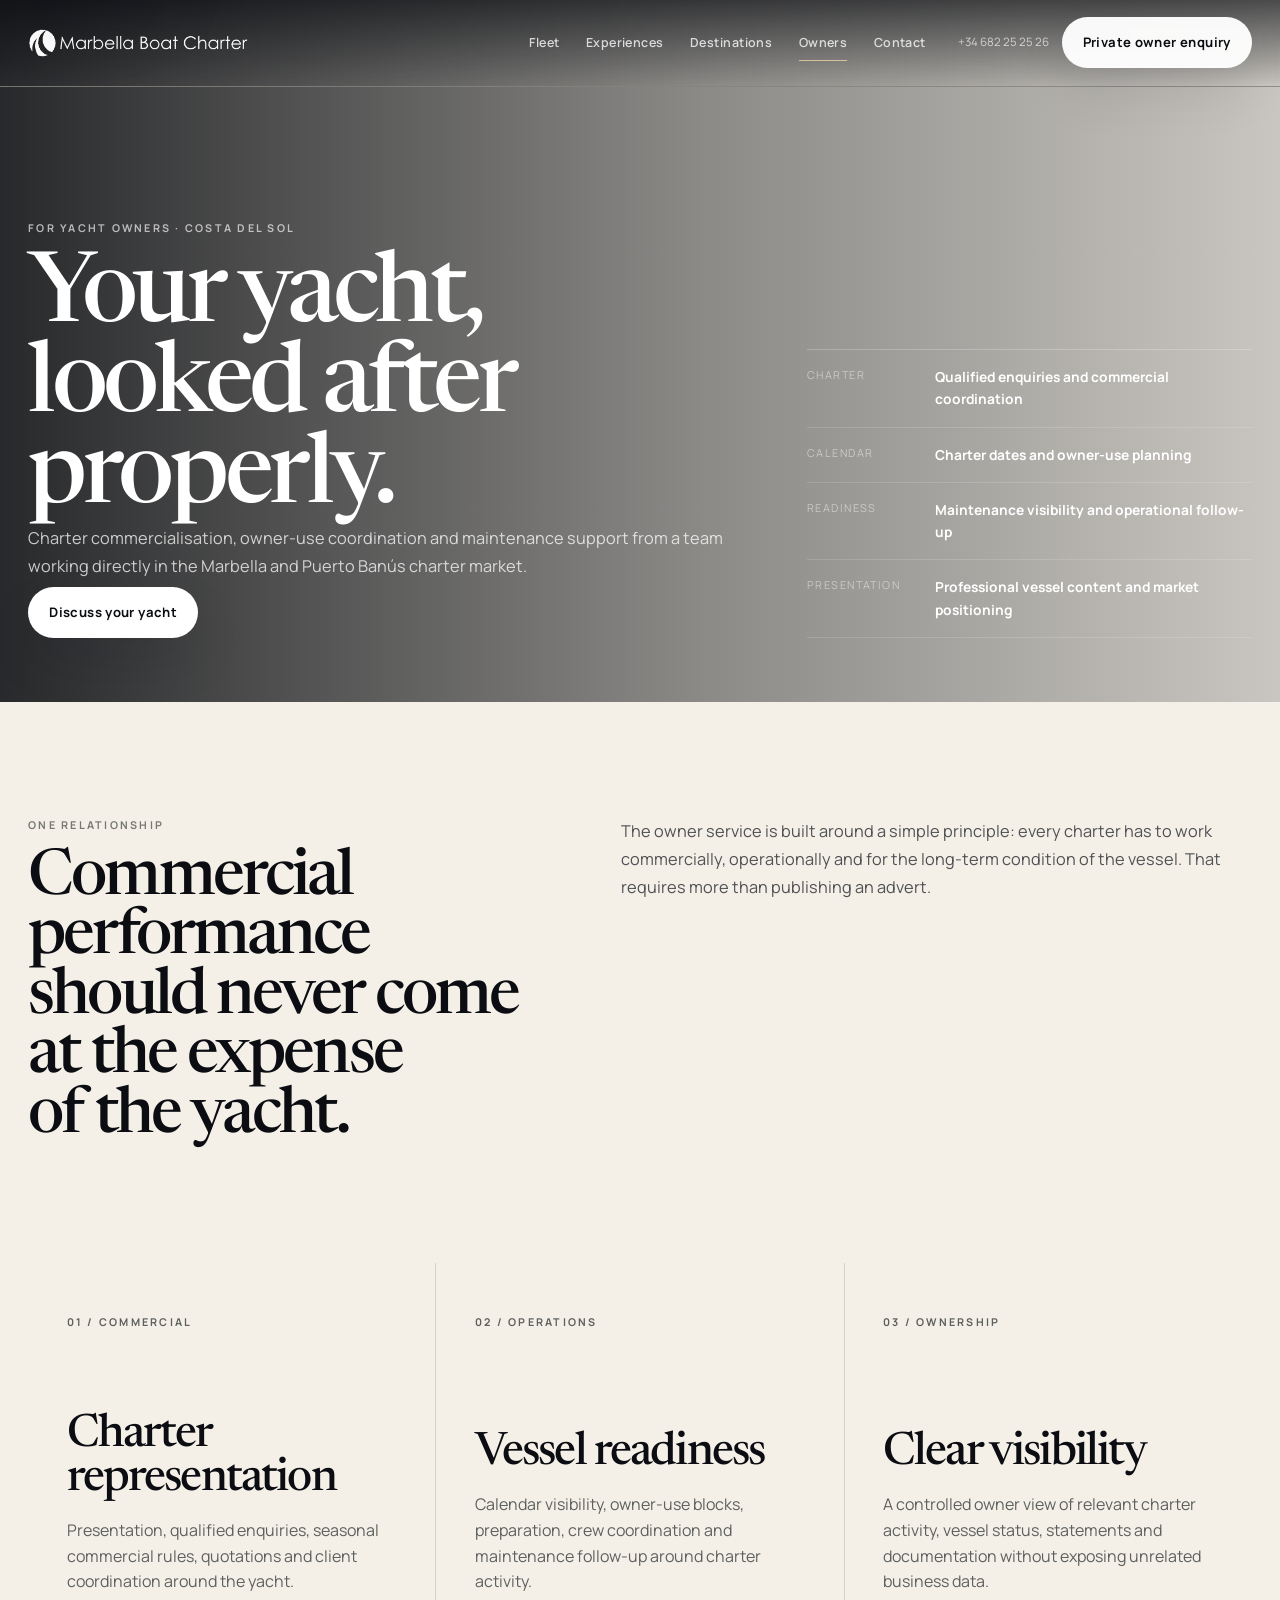
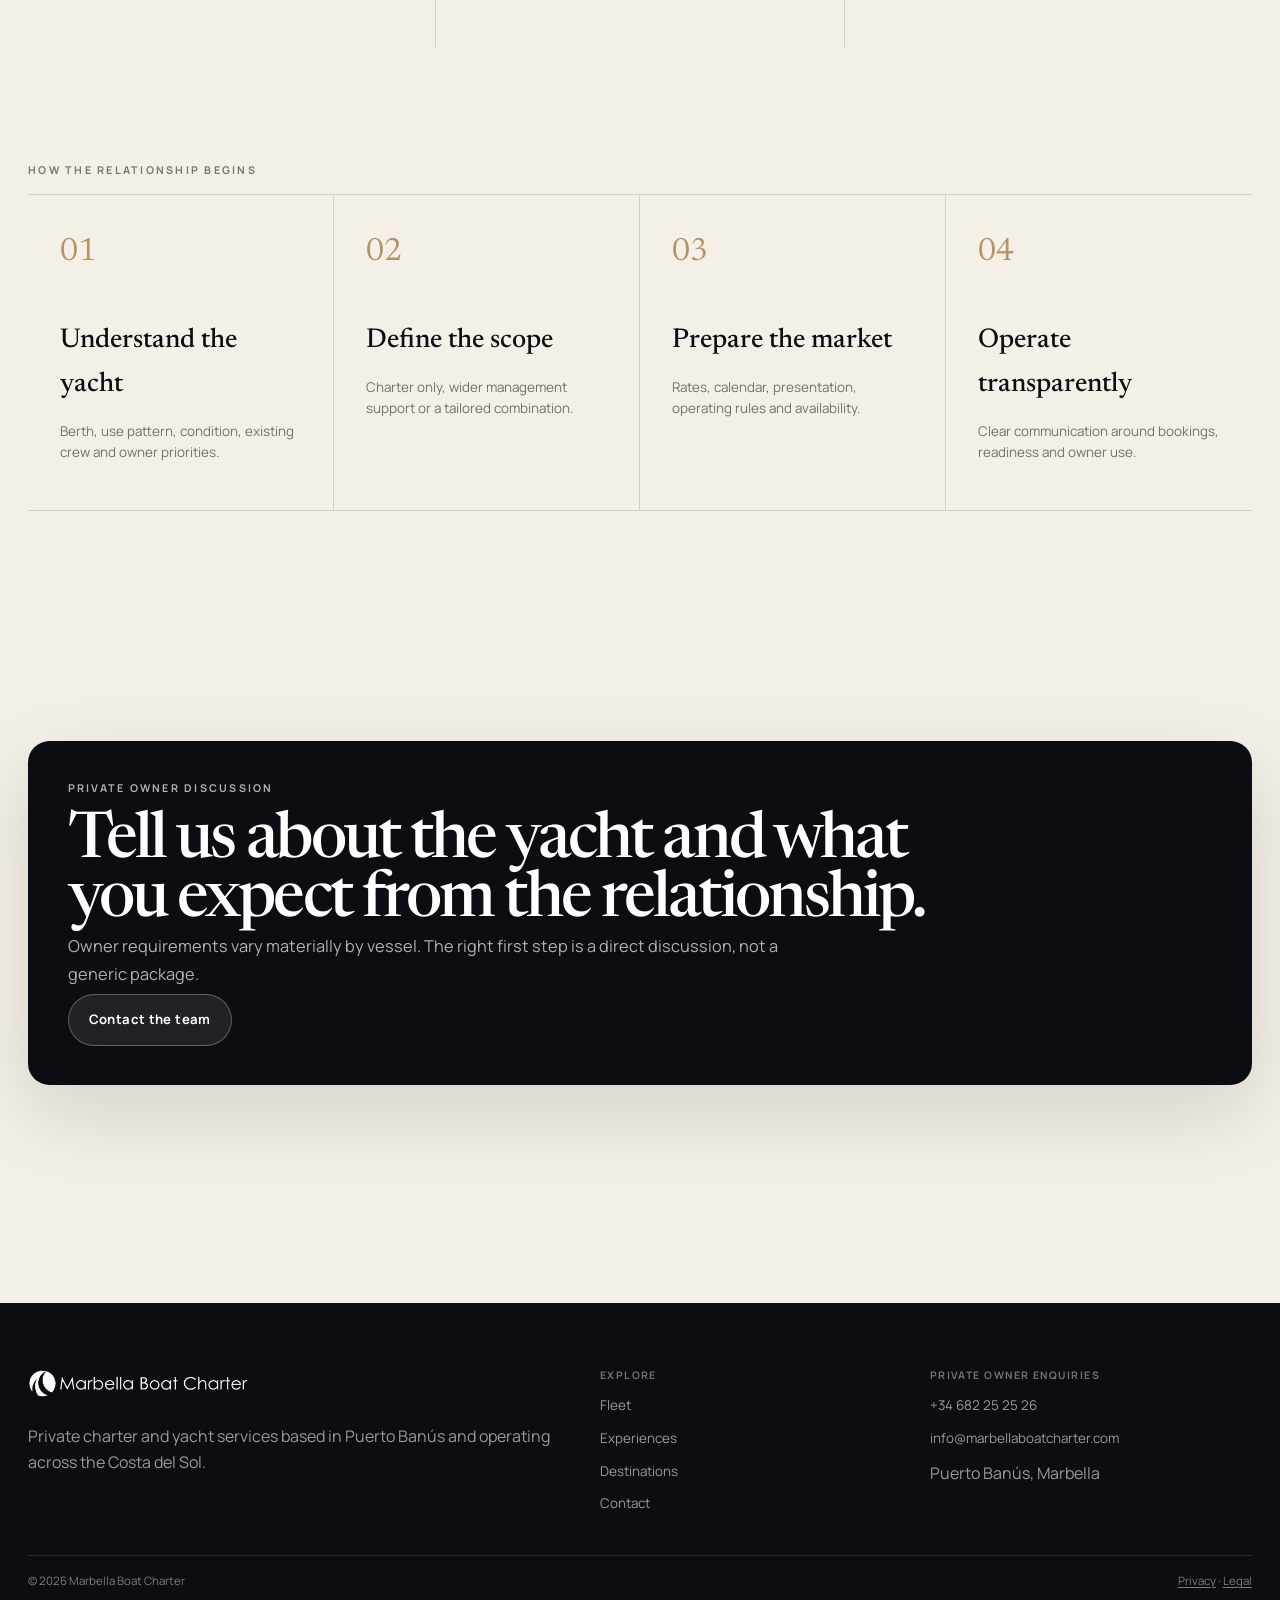
<file: owners.html>
<!doctype html><html lang="en"><head><meta charset="utf-8"><meta name="viewport" content="width=device-width,initial-scale=1,viewport-fit=cover"><title>Yacht management & charter management | Marbella Boat Charter</title><meta name="description" content="Yacht management, maintenance coordination and charter commercialisation from Marbella Boat Charter in Puerto Banús and the Costa del Sol."><link rel="canonical" href="https://marbellaboatcharter.com/owners"><link rel="stylesheet" href="styles/brand.css"><link rel="stylesheet" href="styles/site.css"><link rel="stylesheet" href="styles/platform.css"><link rel="stylesheet" href="styles/luxury.css"></head><body class="page-owners"><a class="skip-link" href="#main">Skip to content</a><header class="site-header level5-header"><div class="site-header__inner shell--wide"><a class="brand-logo" href="index.html"><img src="assets/logo-white.png" width="400" height="60" alt="Marbella Boat Charter"></a><nav class="nav"><a href="fleet.html">Fleet</a><a href="experiences.html">Experiences</a><a href="destinations.html">Destinations</a><a href="owners.html" aria-current="page">Owners</a><a href="contact.html">Contact</a></nav><div class="header-actions"><a class="header-contact" href="tel:+34682252526">+34 682 25 25 26</a><a class="btn" data-variant="primary" href="contact.html?plan=Yacht%20owner%20enquiry">Private owner enquiry</a><button class="menu-toggle" type="button" aria-label="Open navigation" aria-expanded="false" data-menu-toggle>☰</button></div></div><nav class="mobile-nav shell--wide" data-mobile-nav data-open="false"><a href="fleet.html">Fleet</a><a href="experiences.html">Experiences</a><a href="destinations.html">Destinations</a><a href="owners.html" aria-current="page">Owners</a><a href="contact.html">Contact</a></nav></header><main id="main"><section class="owners-hero"><div class="shell--wide owners-hero__grid"><div><p class="eyebrow eyebrow--light">For yacht owners · Costa del Sol</p><h1 class="display">Your yacht, looked after properly.</h1><p class="lead">Charter commercialisation, owner-use coordination and maintenance support from a team working directly in the Marbella and Puerto Banús charter market.</p><div class="hero__actions"><a class="btn" data-variant="primary" href="contact.html?plan=Yacht%20management%20enquiry">Discuss your yacht</a></div></div><div class="owners-proof"><div><span>Charter</span><strong>Qualified enquiries and commercial coordination</strong></div><div><span>Calendar</span><strong>Charter dates and owner-use planning</strong></div><div><span>Readiness</span><strong>Maintenance visibility and operational follow-up</strong></div><div><span>Presentation</span><strong>Professional vessel content and market positioning</strong></div></div></div></section><section class="section shell--wide"><div class="split"><div><p class="eyebrow">One relationship</p><h2 class="display display--section">Commercial performance should never come at the expense of the yacht.</h2></div><p class="lead">The owner service is built around a simple principle: every charter has to work commercially, operationally and for the long-term condition of the vessel. That requires more than publishing an advert.</p></div></section><section class="shell--wide owner-service-grid"><article class="owner-service"><p class="eyebrow">01 / Commercial</p><h3>Charter representation</h3><p>Presentation, qualified enquiries, seasonal commercial rules, quotations and client coordination around the yacht.</p></article><article class="owner-service"><p class="eyebrow">02 / Operations</p><h3>Vessel readiness</h3><p>Calendar visibility, owner-use blocks, preparation, crew coordination and maintenance follow-up around charter activity.</p></article><article class="owner-service"><p class="eyebrow">03 / Ownership</p><h3>Clear visibility</h3><p>A controlled owner view of relevant charter activity, vessel status, statements and documentation without exposing unrelated business data.</p></article></section><section class="section shell"><p class="eyebrow">How the relationship begins</p><div class="owner-process"><article><span>01</span><h3>Understand the yacht</h3><p>Berth, use pattern, condition, existing crew and owner priorities.</p></article><article><span>02</span><h3>Define the scope</h3><p>Charter only, wider management support or a tailored combination.</p></article><article><span>03</span><h3>Prepare the market</h3><p>Rates, calendar, presentation, operating rules and availability.</p></article><article><span>04</span><h3>Operate transparently</h3><p>Clear communication around bookings, readiness and owner use.</p></article></div></section><section class="section shell"><div class="panel panel--dark"><p class="eyebrow">Private owner discussion</p><h2 class="display display--section">Tell us about the yacht and what you expect from the relationship.</h2><p class="lead">Owner requirements vary materially by vessel. The right first step is a direct discussion, not a generic package.</p><div class="hero__actions"><a class="btn" data-variant="ghost" href="contact.html?plan=I%20am%20a%20yacht%20owner">Contact the team</a></div></div></section></main><footer class="site-footer level5-footer"><div class="shell footer-top"><div><a class="brand-logo" href="index.html"><img src="assets/logo-white.png" width="400" height="60" alt="Marbella Boat Charter"></a><p class="footer-note">Private charter and yacht services based in Puerto Banús and operating across the Costa del Sol.</p></div><nav class="footer-nav"><strong>Explore</strong><a href="fleet.html">Fleet</a><a href="experiences.html">Experiences</a><a href="destinations.html">Destinations</a><a href="contact.html">Contact</a></nav><div class="footer-contact"><strong>Private owner enquiries</strong><a href="tel:+34682252526">+34 682 25 25 26</a><a href="mailto:info@marbellaboatcharter.com">info@marbellaboatcharter.com</a><span>Puerto Banús, Marbella</span></div></div><div class="shell footer-bottom"><span>© <span data-year></span> Marbella Boat Charter</span><span><a href="privacy.html">Privacy</a> · <a href="legal.html">Legal</a></span></div></footer><script type="module" src="scripts/site.js"></script><script type="module" src="scripts/footer.js"></script></body></html>
</file>
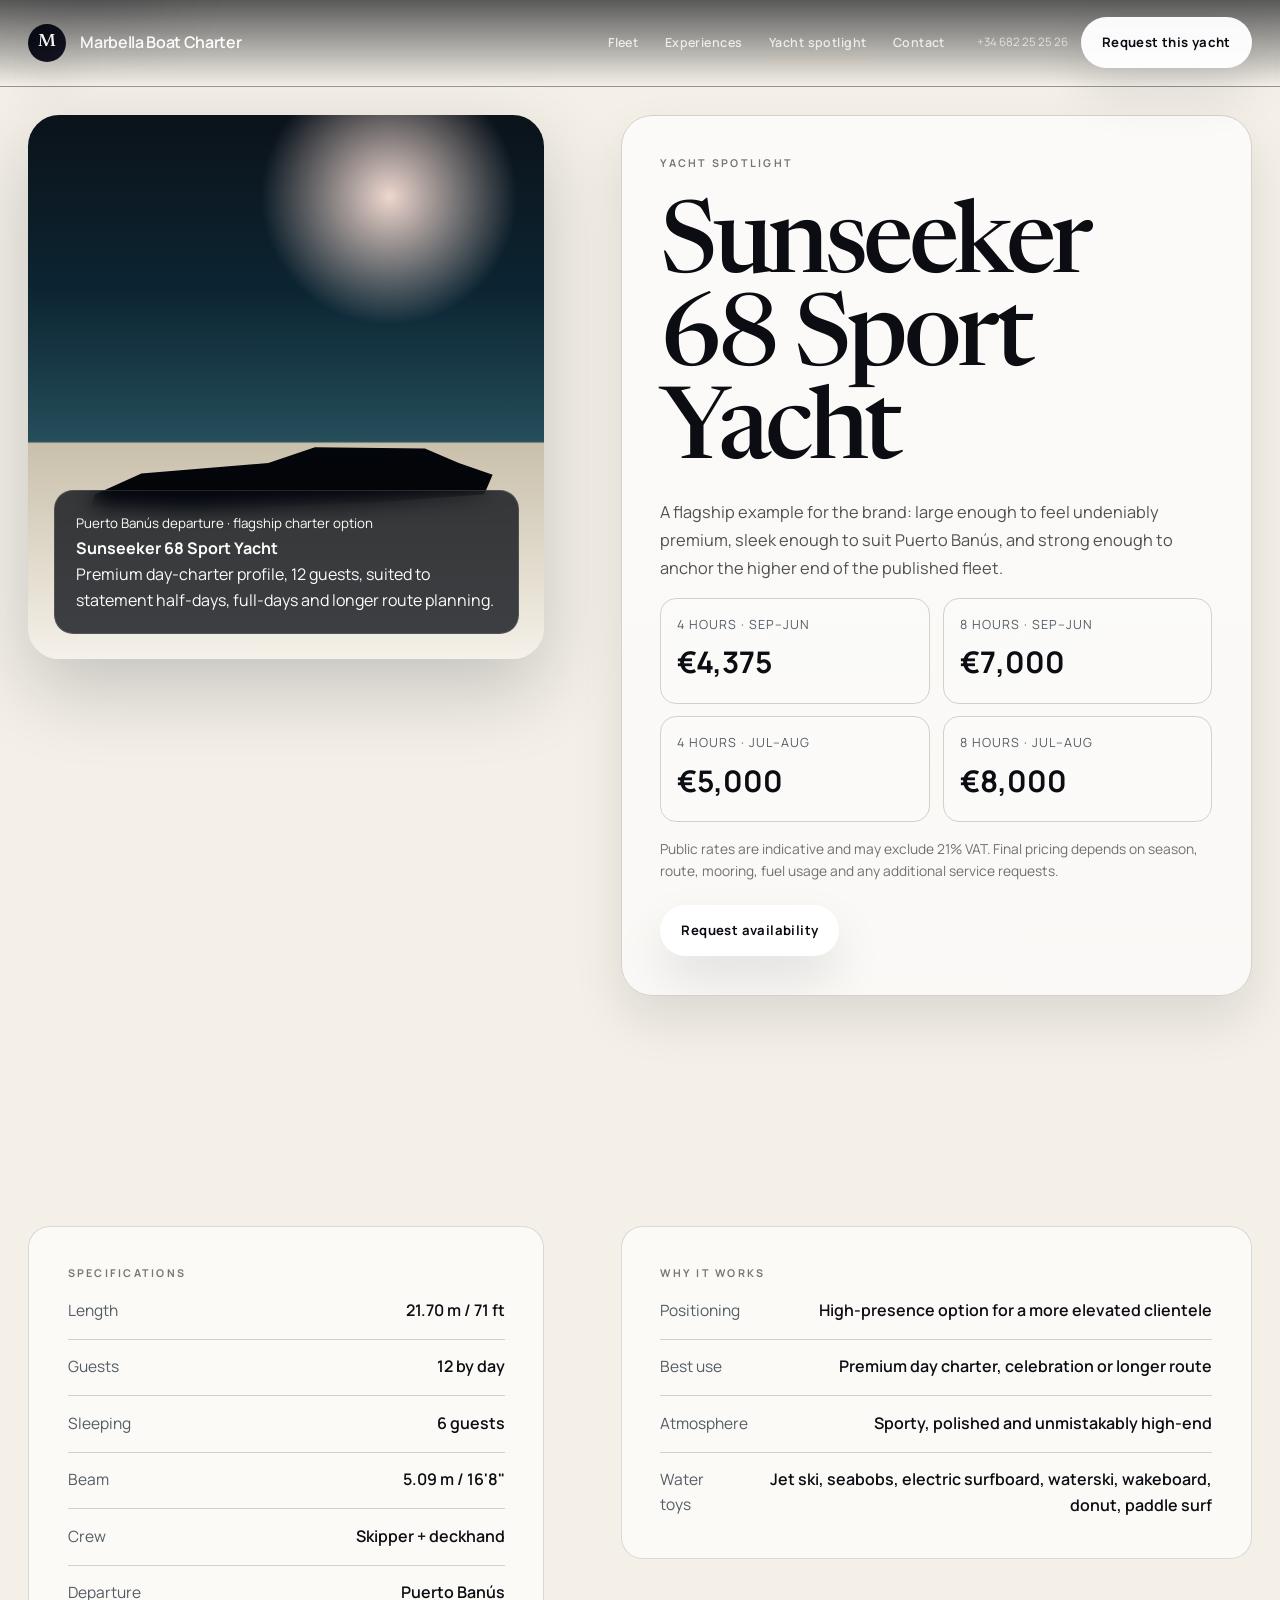
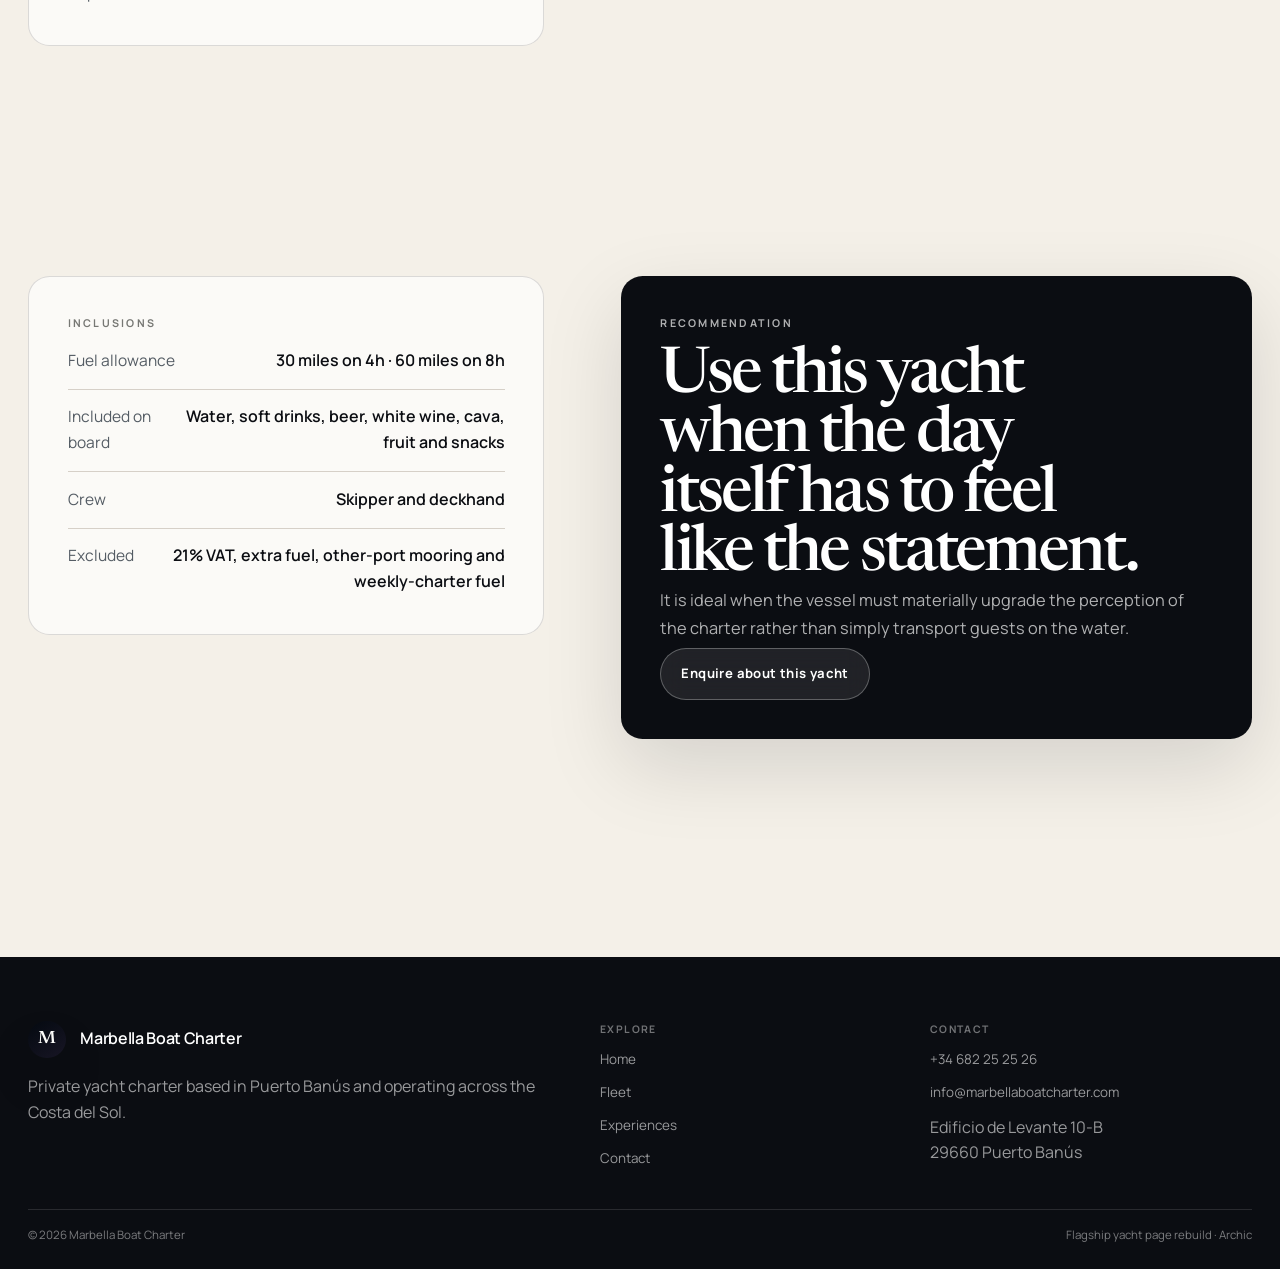
<file: sunseeker-68.html>
<!doctype html>
<html lang="en">
<head>
  <meta charset="utf-8">
  <meta name="viewport" content="width=device-width,initial-scale=1,viewport-fit=cover">
  <title>Sunseeker 68 Sport Yacht — Marbella Boat Charter</title>
  <meta name="description" content="Sunseeker 68 Sport Yacht from Puerto Banús: a flagship premium day-charter option for up to 12 guests.">
  <link rel="stylesheet" href="styles/brand.css">
  <link rel="stylesheet" href="styles/site.css">
</head>
<body>
  <a class="skip-link" href="#main">Skip to content</a>
  <header class="site-header">
    <div class="site-header__inner shell--wide">
      <a class="brand-mark" href="index.html"><span class="brand-mark__sign" aria-hidden="true">M</span><span>Marbella Boat Charter</span></a>
      <nav class="nav" aria-label="Primary navigation">
        <a href="fleet.html">Fleet</a>
        <a href="experiences.html">Experiences</a>
        <a href="sunseeker-68.html" aria-current="page">Yacht spotlight</a>
        <a href="contact.html">Contact</a>
      </nav>
      <div class="header-actions">
        <div class="header-contact"><a href="tel:+34682252526">+34 682 25 25 26</a></div>
        <a class="btn" data-variant="primary" href="contact.html?boat=Sunseeker%2068%20Sport%20Yacht">Request this yacht</a>
        <button class="menu-toggle" type="button" aria-label="Open navigation" aria-expanded="false" data-menu-toggle>☰</button>
      </div>
    </div>
    <nav class="mobile-nav shell--wide" aria-label="Mobile navigation" data-mobile-nav data-open="false">
      <a href="fleet.html">Fleet</a>
      <a href="experiences.html">Experiences</a>
      <a href="sunseeker-68.html" aria-current="page">Yacht spotlight</a>
      <a href="contact.html">Contact</a>
      <a class="btn" data-variant="primary" href="contact.html?boat=Sunseeker%2068%20Sport%20Yacht">Request this yacht</a>
    </nav>
  </header>

  <main id="main">
    <section class="section shell--wide">
      <div class="detail-grid">
        <div class="detail-stage" aria-hidden="true">
          <div class="detail-stage__vessel"></div>
          <div class="detail-stage__plate">
            <small>Puerto Banús departure · flagship charter option</small><br>
            <strong>Sunseeker 68 Sport Yacht</strong><br>
            Premium day-charter profile, 12 guests, suited to statement half-days, full-days and longer route planning.
          </div>
        </div>
        <aside class="detail-summary">
          <p class="eyebrow">Yacht spotlight</p>
          <h1 class="display display--xl">Sunseeker 68 Sport Yacht</h1>
          <p class="lead">A flagship example for the brand: large enough to feel undeniably premium, sleek enough to suit Puerto Banús, and strong enough to anchor the higher end of the published fleet.</p>
          <div class="price-grid">
            <div class="price-box"><span>4 hours · Sep–Jun</span><strong>€4,375</strong></div>
            <div class="price-box"><span>8 hours · Sep–Jun</span><strong>€7,000</strong></div>
            <div class="price-box"><span>4 hours · Jul–Aug</span><strong>€5,000</strong></div>
            <div class="price-box"><span>8 hours · Jul–Aug</span><strong>€8,000</strong></div>
          </div>
          <p class="small">Public rates are indicative and may exclude 21% VAT. Final pricing depends on season, route, mooring, fuel usage and any additional service requests.</p>
          <div class="hero__actions"><a class="btn" data-variant="primary" href="contact.html?boat=Sunseeker%2068%20Sport%20Yacht">Request availability</a></div>
        </aside>
      </div>
    </section>

    <section class="section shell">
      <div class="detail-grid">
        <article class="panel">
          <p class="eyebrow">Specifications</p>
          <ul class="facts">
            <li><span>Length</span><strong>21.70 m / 71 ft</strong></li>
            <li><span>Guests</span><strong>12 by day</strong></li>
            <li><span>Sleeping</span><strong>6 guests</strong></li>
            <li><span>Beam</span><strong>5.09 m / 16'8&quot;</strong></li>
            <li><span>Crew</span><strong>Skipper + deckhand</strong></li>
            <li><span>Departure</span><strong>Puerto Banús</strong></li>
          </ul>
        </article>
        <article class="panel">
          <p class="eyebrow">Why it works</p>
          <ul class="facts">
            <li><span>Positioning</span><strong>High-presence option for a more elevated clientele</strong></li>
            <li><span>Best use</span><strong>Premium day charter, celebration or longer route</strong></li>
            <li><span>Atmosphere</span><strong>Sporty, polished and unmistakably high-end</strong></li>
            <li><span>Water toys</span><strong>Jet ski, seabobs, electric surfboard, waterski, wakeboard, donut, paddle surf</strong></li>
          </ul>
        </article>
      </div>
    </section>

    <section class="section shell">
      <div class="cta-layout">
        <article class="panel">
          <p class="eyebrow">Inclusions</p>
          <ul class="facts">
            <li><span>Fuel allowance</span><strong>30 miles on 4h · 60 miles on 8h</strong></li>
            <li><span>Included on board</span><strong>Water, soft drinks, beer, white wine, cava, fruit and snacks</strong></li>
            <li><span>Crew</span><strong>Skipper and deckhand</strong></li>
            <li><span>Excluded</span><strong>21% VAT, extra fuel, other-port mooring and weekly-charter fuel</strong></li>
          </ul>
        </article>
        <aside class="panel panel--dark">
          <p class="eyebrow">Recommendation</p>
          <h2 class="display display--section">Use this yacht when the day itself has to feel like the statement.</h2>
          <p class="lead">It is ideal when the vessel must materially upgrade the perception of the charter rather than simply transport guests on the water.</p>
          <div class="hero__actions"><a class="btn" data-variant="ghost" href="contact.html?boat=Sunseeker%2068%20Sport%20Yacht">Enquire about this yacht</a></div>
        </aside>
      </div>
    </section>
  </main>

  <footer class="site-footer">
    <div class="shell footer-top">
      <div>
        <a class="brand-mark" href="index.html"><span class="brand-mark__sign" aria-hidden="true">M</span><span>Marbella Boat Charter</span></a>
        <p class="footer-note">Private yacht charter based in Puerto Banús and operating across the Costa del Sol.</p>
      </div>
      <nav class="footer-nav" aria-label="Explore">
        <strong>Explore</strong>
        <a href="index.html">Home</a>
        <a href="fleet.html">Fleet</a>
        <a href="experiences.html">Experiences</a>
        <a href="contact.html">Contact</a>
      </nav>
      <div class="footer-contact">
        <strong>Contact</strong>
        <a href="tel:+34682252526">+34 682 25 25 26</a>
        <a href="mailto:info@marbellaboatcharter.com">info@marbellaboatcharter.com</a>
        <span>Edificio de Levante 10-B<br>29660 Puerto Banús</span>
      </div>
    </div>
    <div class="shell footer-bottom"><span>© <span data-year></span> Marbella Boat Charter</span><span>Flagship yacht page rebuild · Archic</span></div>
  </footer>

  <script type="module" src="scripts/site.js"></script>
  <script type="module" src="scripts/footer.js"></script>
</body>
</html>
</file>
<file: control/control.css>
:root{--ink:#11141a;--ink2:#1a1f27;--paper:#f3f0e9;--white:#fff;--muted:#73777e;--line:#d9d6ce;--gold:#a77b38;--green:#1d7a58;--shadow:0 24px 70px rgba(16,20,26,.08)}*{box-sizing:border-box}html{scroll-behavior:smooth}body{margin:0;background:var(--paper);color:var(--ink);font-family:Inter,ui-sans-serif,system-ui,-apple-system,BlinkMacSystemFont,"Segoe UI",sans-serif;-webkit-font-smoothing:antialiased}.app-shell{display:grid;grid-template-columns:260px minmax(0,1fr);min-height:100vh}.sidebar{position:sticky;top:0;height:100vh;padding:24px 18px;background:var(--ink);color:#e9e5dc;display:flex;flex-direction:column;gap:28px}.brand{display:flex;align-items:center;gap:12px;color:inherit;text-decoration:none}.brand-mark{width:42px;height:42px;border:1px solid rgba(255,255,255,.18);border-radius:50%;display:grid;place-items:center;font-family:Georgia,serif;font-size:20px}.brand span:last-child{display:grid}.brand small{color:#9da1a8;font-size:11px;letter-spacing:.16em;text-transform:uppercase;margin-top:2px}.sidebar nav{display:grid;gap:3px}.sidebar nav a{color:#b7bbc2;text-decoration:none;padding:11px 12px;border-radius:10px;font-size:14px;transition:.18s ease}.sidebar nav a:hover,.sidebar nav a.active{background:#252a33;color:#fff}.sidebar-note{margin-top:auto;padding:14px;border:1px solid rgba(255,255,255,.1);border-radius:12px;color:#9da1a8;font-size:12px;line-height:1.55}.main{padding:0 38px 80px;min-width:0}.topbar{position:sticky;top:0;z-index:20;min-height:108px;display:flex;justify-content:space-between;align-items:center;gap:20px;background:rgba(243,240,233,.9);backdrop-filter:blur(16px);border-bottom:1px solid rgba(217,214,206,.8)}.topbar h1{font-family:Georgia,serif;font-weight:500;font-size:36px;margin:2px 0 0}.eyebrow{font-size:11px;text-transform:uppercase;letter-spacing:.17em;color:var(--muted);font-weight:700}.top-actions{display:flex;gap:8px}.top-actions button,.section-head button{border:1px solid var(--line);background:#fff;border-radius:999px;padding:11px 16px;font-weight:650;color:var(--ink);cursor:pointer}.top-actions .primary{background:var(--ink);color:#fff;border-color:var(--ink)}.section{padding-top:32px}.status-strip{display:grid;grid-template-columns:auto auto 1fr;gap:10px;align-items:center;padding:15px 18px;border:1px solid #cbded6;background:#edf8f3;border-radius:14px;color:#275c49;font-size:13px}.status-dot{width:8px;height:8px;background:var(--green);border-radius:50%}.metric-grid{display:grid;grid-template-columns:repeat(4,minmax(0,1fr));gap:14px;margin-top:18px}.metric-grid article,.card{background:#fff;border:1px solid var(--line);border-radius:18px;padding:20px;box-shadow:var(--shadow)}.metric-grid span{font-size:12px;color:var(--muted);text-transform:uppercase;letter-spacing:.08em}.metric-grid strong{display:block;font-family:Georgia,serif;font-size:34px;font-weight:500;margin:13px 0 4px}.metric-grid small{color:var(--muted)}.panel-section{padding-top:58px}.section-head{display:flex;justify-content:space-between;align-items:end;gap:22px;margin-bottom:18px}.section-head h2{margin:5px 0 0;font-family:Georgia,serif;font-weight:500;font-size:32px;max-width:760px;line-height:1.05}.workflow{display:grid;grid-template-columns:repeat(5,minmax(0,1fr));gap:1px;border:1px solid var(--line);background:var(--line);border-radius:18px;overflow:hidden;box-shadow:var(--shadow)}.workflow>div{background:#fff;padding:20px;min-height:150px}.workflow span,.card-number{color:var(--gold);font-size:12px;letter-spacing:.12em}.workflow strong{display:block;margin:24px 0 8px}.workflow p,.card p{color:#60646b;font-size:14px;line-height:1.55}.workflow.compact>div{min-height:auto}.two-col{display:grid;grid-template-columns:repeat(2,minmax(0,1fr));gap:14px}.three-col{display:grid;grid-template-columns:repeat(3,minmax(0,1fr));gap:14px}.card h3{font-family:Georgia,serif;font-size:23px;font-weight:500;margin:7px 0 10px}.card ul{padding-left:18px;margin:10px 0 0;color:#565b62;line-height:1.8}.table-like{border:1px solid var(--line);border-radius:18px;overflow:hidden;background:#fff;box-shadow:var(--shadow)}.table-head{display:grid;grid-template-columns:2fr 1fr 1fr 1fr 1fr;padding:12px 18px;background:#f7f5ef;border-bottom:1px solid var(--line);font-size:11px;color:var(--muted);text-transform:uppercase;letter-spacing:.08em}.empty-row{padding:30px 18px;display:grid;gap:7px}.empty-row span{color:var(--muted);max-width:760px}.feature-list{display:flex;flex-wrap:wrap;gap:8px}.feature-list span{padding:10px 13px;background:#fff;border:1px solid var(--line);border-radius:999px;font-size:13px}@media(max-width:1050px){.app-shell{grid-template-columns:210px minmax(0,1fr)}.main{padding-inline:24px}.metric-grid{grid-template-columns:repeat(2,1fr)}.workflow{grid-template-columns:1fr}.three-col{grid-template-columns:1fr}}@media(max-width:760px){.app-shell{display:block}.sidebar{position:relative;height:auto}.sidebar nav{grid-template-columns:repeat(2,1fr)}.sidebar-note{display:none}.main{padding:0 16px 60px}.topbar{min-height:90px}.top-actions{display:none}.metric-grid,.two-col,.three-col{grid-template-columns:1fr}.status-strip{grid-template-columns:auto 1fr}.status-strip span:last-child{grid-column:1/-1}.section-head{align-items:start;flex-direction:column}.table-head{display:none}}
</file>
<file: control/control-hardening.css>
/* Marbella Boat Charter Control — responsive hardening */
html,body{max-width:100%;overflow-x:clip}.app-shell,.main,.topbar,.section,.section-head,.status-strip,.metric-grid,.workflow,.two-col,.three-col,.card,.table-like,.feature-list{min-width:0;max-width:100%}.main *{min-width:0}.main img,.main video,.main canvas{max-width:100%}.topbar h1,.section-head h2,.card h3,.workflow strong,.workflow p,.card p,.empty-row span,.sidebar a{overflow-wrap:anywhere}.table-like{overflow-x:auto;overflow-y:hidden;-webkit-overflow-scrolling:touch;overscroll-behavior-inline:contain}.table-head{min-width:680px}.top-actions,.section-head,.feature-list{flex-wrap:wrap}.sidebar nav{min-width:0}.sidebar nav a{min-width:0}.status-strip span:last-child{min-width:0}
@media(max-width:1180px){.app-shell{grid-template-columns:220px minmax(0,1fr)}.main{padding-inline:24px}.workflow{grid-template-columns:repeat(2,minmax(0,1fr))}.workflow>div:last-child{grid-column:1/-1}.three-col{grid-template-columns:repeat(2,minmax(0,1fr))}.three-col>.card:last-child{grid-column:1/-1}}
@media(max-width:900px){.app-shell{grid-template-columns:190px minmax(0,1fr)}.sidebar{padding-inline:12px}.brand{align-items:flex-start}.brand-mark{flex:0 0 38px;width:38px;height:38px}.topbar{align-items:flex-start}.metric-grid{grid-template-columns:repeat(2,minmax(0,1fr))}.workflow,.two-col,.three-col{grid-template-columns:minmax(0,1fr)}.workflow>div:last-child,.three-col>.card:last-child{grid-column:auto}.section-head{align-items:flex-start;flex-direction:column}.section-head button{align-self:flex-start}.table-head{min-width:620px}}
@media(max-width:760px){.app-shell{display:block}.sidebar{position:sticky;top:0;z-index:40;height:auto;max-height:none;padding:10px 12px;background:rgba(17,20,26,.98);backdrop-filter:blur(16px);gap:10px;overflow-x:auto;overflow-y:hidden;-webkit-overflow-scrolling:touch}.brand,.sidebar-note{display:none}.sidebar nav{display:flex;width:max-content;min-width:100%;gap:5px}.sidebar nav a{flex:0 0 auto;white-space:nowrap;padding:10px 12px;font-size:12px}.main{padding:0 14px calc(56px + env(safe-area-inset-bottom))}.topbar{min-height:84px;gap:12px}.topbar h1{font-size:clamp(28px,9vw,38px);line-height:1}.top-actions{display:flex;align-items:stretch}.top-actions button{padding-inline:13px}.status-strip{grid-template-columns:auto minmax(0,1fr)}.metric-grid{grid-template-columns:minmax(0,1fr)}.metric-grid article,.card{padding:17px}.panel-section{padding-top:44px}.section-head h2{font-size:clamp(27px,8vw,34px);line-height:1.04}.workflow{border-radius:14px}.workflow>div{min-height:0;padding:17px}.table-like{overflow:visible}.table-head{display:none;min-width:0}.empty-row{padding:22px 16px}.feature-list span{font-size:12px;padding:9px 11px}}
@media(max-width:430px){.main{padding-inline:10px}.topbar{align-items:flex-start;flex-direction:column;padding-block:18px}.top-actions{width:100%}.top-actions button{flex:1}.metric-grid strong{font-size:30px}.section{padding-top:24px}.panel-section{padding-top:38px}}
</file>
<file: styles/brand.css>
@import url('./luxury.css');
@import url('https://fonts.googleapis.com/css2?family=Manrope:wght@400;500;600;700&family=Newsreader:ital,wght@0,500;0,600;1,500;1,600&display=swap');

/* Global type contract. Important custom-property declarations prevent later legacy
   stylesheets from reintroducing the previous Bodoni/Cormorant stack. */
:root {
  --serif: 'Newsreader', Georgia, 'Times New Roman', serif !important;
  --sans: 'Manrope', Arial, sans-serif !important;
  --font-display: 'Newsreader', Georgia, 'Times New Roman', serif !important;
  --font-body: 'Manrope', Arial, sans-serif !important;
  --font-functional: 'Manrope', Arial, sans-serif !important;
}

@layer archic.brand {
  :root {
    --gutter: clamp(1rem, 2vw, 2rem);
    --z-raised: 10;
    --z-header: 200;
    --z-max: 900;
    --focus-width: 2px;
    --focus-offset: 2px;
    --border-thin: 1px;
    --brand-ink: oklch(14% 0.018 255);
    --brand-ink-soft: oklch(19% 0.02 252);
    --brand-navy: oklch(24% 0.03 240);
    --brand-sea: oklch(38% 0.05 225);
    --brand-aqua: oklch(72% 0.05 210);
    --brand-sand: oklch(86% 0.03 85);
    --brand-ivory: oklch(96.5% 0.008 85);
    --brand-white: oklch(99% 0.002 85);
    --brand-gold: oklch(71% 0.08 75);
    --brand-gold-deep: oklch(48% 0.08 70);
    --brand-line: oklch(60% 0.02 80);
    --brand-line-soft: oklch(82% 0.016 84);
    --bg-primary: var(--brand-ivory);
    --bg-secondary: oklch(98.2% 0.005 88);
    --bg-inverse: var(--brand-ink);
    --surface: var(--brand-white);
    --surface-2: oklch(97.4% 0.007 86);
    --surface-hover: oklch(94.8% 0.012 84);
    --surface-sunken: oklch(94.8% 0.01 85);
    --status-error: oklch(52% 0.18 25);
    --status-error-bg: oklch(96% 0.018 25);
    --status-success: oklch(50% 0.12 155);
    --status-success-bg: oklch(96% 0.03 155);
    --status-warning: oklch(44% 0.07 80);
    --status-warning-bg: oklch(96% 0.018 85);
    --status-info: oklch(52% 0.11 240);
    --status-info-bg: oklch(96% 0.014 230);
    --surface-overlay: oklch(99% 0.003 85 / 0.84);
    --scrim: oklch(10% 0.02 255 / 0.72);
    --text-primary: oklch(18% 0.02 255);
    --text-secondary: oklch(33% 0.018 248);
    --text-muted: oklch(47% 0.016 248);
    --text-inverse: var(--brand-ivory);
    --text-link: oklch(25% 0.03 240);
    --text-link-hover: var(--brand-ink);
    --text-accent: var(--brand-gold-deep);
    --border-subtle: color-mix(in oklch, var(--brand-line-soft) 78%, white);
    --border-strong: color-mix(in oklch, var(--brand-line) 68%, white);
    --border-interactive: color-mix(in oklch, var(--brand-gold-deep) 70%, var(--brand-line));
    --border-focus: var(--brand-gold-deep);
    --interactive: var(--brand-ink);
    --interactive-hover: oklch(17% 0.02 255);
    --interactive-active: oklch(12% 0.015 255);
    --interactive-disabled: oklch(80% 0.008 245);
    --on-interactive: var(--brand-white);
    --on-interactive-disabled: oklch(48% 0.01 245);
    --interactive-secondary: transparent;
    --interactive-secondary-hover: color-mix(in oklch, var(--brand-gold) 12%, transparent);
    --on-interactive-secondary: var(--brand-ink);
    --focus: var(--brand-gold-deep);
    --focus-ring-width: var(--focus-width);
    --focus-ring-offset: var(--focus-offset);
    --font-display: 'Newsreader', Georgia, 'Times New Roman', serif;
    --font-body: 'Manrope', Arial, sans-serif;
    --font-functional: 'Manrope', Arial, sans-serif;
    --weight-display: 500;
    --weight-body: 400;
    --weight-emphasis: 500;
    --weight-strong: 700;
    --fs-2xs: clamp(0.68rem, 0.67rem + 0.03vw, 0.74rem);
    --fs-xs: clamp(0.74rem, 0.72rem + 0.08vw, 0.82rem);
    --fs-sm: clamp(0.92rem, 0.89rem + 0.10vw, 1rem);
    --fs-md: clamp(1rem, 0.98rem + 0.10vw, 1.08rem);
    --fs-lg: clamp(1.18rem, 1.10rem + 0.3vw, 1.4rem);
    --fs-xl: clamp(1.54rem, 1.38rem + 0.6vw, 2rem);
    --fs-2xl: clamp(2.15rem, 1.84rem + 1.10vw, 3rem);
    --fs-3xl: clamp(3rem, 2.28rem + 2.5vw, 4.9rem);
    --fs-4xl: clamp(4rem, 2.95rem + 4vw, 6.9rem);
    --fs-5xl: clamp(4.9rem, 3.5rem + 5.7vw, 8.9rem);
    --radius-control: 999px;
    --radius-container: 1.8rem;
    --radius-media: 1.8rem;
    --radius-pill: 999px;
    --border-width-control: var(--border-thin);
    --border-width-container: var(--border-thin);
    --border-width-divider: var(--border-thin);
    --elevation-raised: 0 24px 50px oklch(14% 0.024 255 / 0.10);
    --elevation-overlay: 0 30px 80px oklch(14% 0.024 255 / 0.20);
    --elevation-dialog: 0 36px 90px oklch(14% 0.024 255 / 0.26);
    --control-height-sm: 40px;
    --control-height-md: 52px;
    --control-height-lg: 58px;
    --control-pad-x: 1.1rem;
    --control-pad-y: 0.8rem;
    --control-gap: 0.625rem;
    --control-font-size: var(--fs-sm);
    --safe-area-gutter: 1.25rem;
    --motion-feedback: 100ms;
    --motion-press: 70ms;
    --motion-local: 180ms;
    --motion-container: 320ms;
    --motion-page: 480ms;
    --motion-ease: cubic-bezier(.2,.72,.2,1);
    --motion-ease-exit: cubic-bezier(.5,0,1,1);
    --motion-stagger: 55ms;
  }
}
</file>
<file: styles/site.css>
@layer archic.site {
  * { box-sizing: border-box; }
  html { scroll-behavior: smooth; }
  body {
    margin: 0;
    font-family: var(--font-body);
    font-size: var(--fs-md);
    line-height: 1.6;
    color: var(--text-primary);
    background:
      radial-gradient(circle at top right, color-mix(in oklch, var(--brand-gold) 12%, transparent) 0, transparent 24rem),
      linear-gradient(180deg, oklch(98.8% 0.004 85) 0%, var(--bg-primary) 24rem, var(--bg-primary) 100%);
    -webkit-font-smoothing: antialiased;
    text-rendering: optimizeLegibility;
  }

  img { display: block; max-width: 100%; }
  a { color: inherit; text-decoration-thickness: .06em; text-underline-offset: .16em; }
  button, input, textarea, select { font: inherit; }
  ::selection { background: var(--brand-gold); color: var(--brand-ink); }

  .skip-link {
    position: fixed;
    left: 1rem;
    top: 1rem;
    z-index: var(--z-max);
    transform: translateY(-170%);
    background: var(--brand-ink);
    color: var(--brand-white);
    padding: .7rem 1rem;
    border-radius: 999px;
    text-decoration: none;
    box-shadow: var(--elevation-overlay);
  }
  .skip-link:focus { transform: none; }

  .shell { width: min(100% - 2 * var(--gutter), 88rem); margin-inline: auto; }
  .shell--wide { width: min(100% - 2 * var(--gutter), 102rem); margin-inline: auto; }
  .section { padding-block: clamp(4.5rem, 8vw, 8rem); }
  .section--tight { padding-block: clamp(3rem, 5vw, 4.5rem); }

  .eyebrow {
    margin: 0 0 .9rem;
    color: var(--text-muted);
    font-family: var(--font-functional);
    font-size: var(--fs-xs);
    font-weight: 600;
    text-transform: uppercase;
    letter-spacing: .18em;
  }
  .eyebrow--light { color: color-mix(in oklch, var(--brand-white) 70%, var(--brand-sand)); }

  .display {
    margin: 0;
    font-family: var(--font-display);
    font-weight: var(--weight-display);
    line-height: .94;
    letter-spacing: -.03em;
    text-wrap: balance;
  }
  .display--hero { font-size: var(--fs-5xl); }
  .display--xl { font-size: var(--fs-4xl); }
  .display--section { font-size: var(--fs-3xl); }
  .display--card { font-size: var(--fs-2xl); }

  .lead {
    margin: 0;
    font-size: clamp(1.04rem, 1rem + .34vw, 1.28rem);
    line-height: 1.75;
    color: var(--text-secondary);
    max-width: 44rem;
  }
  .body-copy { margin: 0; color: var(--text-secondary); }
  .small { margin: 0; color: var(--text-muted); font-size: var(--fs-sm); }

  .btn {
    display: inline-flex;
    align-items: center;
    justify-content: center;
    gap: .6rem;
    min-height: var(--control-height-md);
    padding: .92rem 1.35rem;
    border: 1px solid transparent;
    border-radius: 999px;
    font-size: var(--fs-sm);
    font-weight: 600;
    letter-spacing: .01em;
    text-decoration: none;
    cursor: pointer;
    transition: transform var(--motion-local) var(--motion-ease), background-color var(--motion-local) var(--motion-ease), border-color var(--motion-local) var(--motion-ease), color var(--motion-local) var(--motion-ease), box-shadow var(--motion-local) var(--motion-ease);
  }
  .btn:hover { transform: translateY(-1px); }
  .btn:focus-visible,
  a:focus-visible,
  input:focus-visible,
  textarea:focus-visible,
  select:focus-visible,
  button:focus-visible {
    outline: none;
    box-shadow: 0 0 0 3px color-mix(in oklch, var(--brand-gold) 30%, transparent), 0 0 0 1px var(--border-focus);
  }
  .btn[data-variant="primary"] {
    background: linear-gradient(135deg, var(--brand-ink) 0%, color-mix(in oklch, var(--brand-ink) 80%, var(--brand-navy)) 100%);
    color: var(--brand-white);
    box-shadow: var(--elevation-raised);
  }
  .btn[data-variant="secondary"] {
    background: color-mix(in oklch, var(--brand-white) 70%, transparent);
    color: var(--text-primary);
    border-color: color-mix(in oklch, var(--brand-gold) 45%, var(--brand-line));
  }
  .btn[data-variant="ghost"] {
    background: color-mix(in oklch, var(--brand-white) 16%, transparent);
    color: var(--brand-white);
    border-color: color-mix(in oklch, var(--brand-white) 22%, transparent);
    backdrop-filter: blur(10px);
  }
  .btn[data-variant="text"] {
    padding-inline: 0;
    min-height: auto;
    background: transparent;
    color: var(--text-primary);
  }
  .btn[data-variant="text"]::after { content: '↗'; color: var(--brand-gold-deep); }

  .site-header {
    position: sticky;
    top: 0;
    z-index: var(--z-header);
    backdrop-filter: blur(14px);
    background: color-mix(in oklch, var(--brand-ivory) 82%, transparent);
    border-bottom: 1px solid color-mix(in oklch, var(--brand-line-soft) 55%, transparent);
  }
  .site-header__inner {
    min-height: 5.2rem;
    display: grid;
    grid-template-columns: minmax(14rem, 1fr) auto auto;
    gap: 1.5rem;
    align-items: center;
  }
  .brand-mark {
    display: inline-flex;
    align-items: center;
    gap: .9rem;
    text-decoration: none;
    font-weight: 600;
    letter-spacing: -.02em;
  }
  .brand-mark__sign {
    width: 2.35rem;
    height: 2.35rem;
    display: grid;
    place-items: center;
    border-radius: 999px;
    background: linear-gradient(145deg, var(--brand-ink) 0%, color-mix(in oklch, var(--brand-ink) 80%, var(--brand-gold-deep)) 100%);
    color: var(--brand-white);
    font-family: var(--font-display);
    font-size: 1.12rem;
    box-shadow: var(--elevation-raised);
  }
  .nav {
    display: flex;
    gap: 1.5rem;
    align-items: center;
  }
  .nav a,
  .mobile-nav a {
    text-decoration: none;
    color: var(--text-secondary);
    font-size: var(--fs-sm);
    position: relative;
  }
  .nav a::after,
  .mobile-nav a::after {
    content: '';
    position: absolute;
    left: 0;
    right: 0;
    bottom: -.38rem;
    height: 1px;
    background: var(--brand-gold-deep);
    transform: scaleX(0);
    transform-origin: left;
    transition: transform var(--motion-local) var(--motion-ease);
  }
  .nav a:hover::after,
  .nav a[aria-current="page"]::after,
  .mobile-nav a:hover::after,
  .mobile-nav a[aria-current="page"]::after { transform: scaleX(1); }
  .header-actions { display: flex; align-items: center; gap: .8rem; }
  .header-contact { color: var(--text-muted); font-size: var(--fs-xs); }
  .header-contact a { text-decoration: none; }
  .menu-toggle {
    display: none;
    width: 2.85rem;
    height: 2.85rem;
    border-radius: 999px;
    border: 1px solid color-mix(in oklch, var(--brand-line) 65%, var(--brand-gold));
    background: var(--surface);
    cursor: pointer;
  }
  .mobile-nav {
    display: none;
    padding: .8rem var(--gutter) 1.2rem;
    border-top: 1px solid var(--border-subtle);
    background: color-mix(in oklch, var(--brand-ivory) 86%, transparent);
  }
  .mobile-nav[data-open="true"] { display: grid; gap: .95rem; }

  .hero {
    position: relative;
    overflow: clip;
    background:
      linear-gradient(140deg, oklch(14% 0.02 255) 0%, oklch(18% 0.03 246) 24%, oklch(26% 0.04 234) 48%, oklch(44% 0.06 220) 72%, oklch(72% 0.04 206) 100%);
    color: var(--brand-white);
  }
  .hero::before {
    content: '';
    position: absolute;
    inset: 0;
    background:
      radial-gradient(circle at 78% 12%, color-mix(in oklch, var(--brand-gold) 40%, white) 0, transparent 9rem),
      linear-gradient(180deg, transparent 0%, oklch(8% 0.015 255 / .20) 100%),
      repeating-linear-gradient(90deg, transparent 0 8rem, oklch(100% 0 0 / .06) 8rem 8.08rem),
      repeating-linear-gradient(0deg, transparent 0 8rem, oklch(100% 0 0 / .04) 8rem 8.08rem);
    opacity: .65;
  }
  .hero__inner {
    position: relative;
    z-index: var(--z-raised);
    min-height: min(54rem, calc(100svh - 5.2rem));
    display: grid;
    grid-template-columns: minmax(0, .92fr) minmax(0, 1.08fr);
    gap: 2rem;
    align-items: end;
    padding-block: clamp(4.5rem, 6vw, 6rem) clamp(2.5rem, 3vw, 3rem);
  }
  .hero__copy {
    display: grid;
    gap: 1.3rem;
    max-width: 38rem;
  }
  .hero__copy .lead { color: color-mix(in oklch, var(--brand-white) 82%, var(--brand-sand)); }
  .hero__badges {
    display: flex;
    flex-wrap: wrap;
    gap: .75rem;
  }
  .hero__badge {
    padding: .58rem .85rem;
    border-radius: 999px;
    background: color-mix(in oklch, var(--brand-white) 12%, transparent);
    border: 1px solid color-mix(in oklch, var(--brand-white) 18%, transparent);
    color: color-mix(in oklch, var(--brand-white) 86%, var(--brand-sand));
    font-size: var(--fs-xs);
    backdrop-filter: blur(8px);
  }
  .hero__actions { display: flex; flex-wrap: wrap; gap: .95rem; margin-top: .25rem; }
  .hero__meta {
    display: grid;
    grid-template-columns: repeat(3, minmax(0, 1fr));
    gap: .9rem;
    margin-top: 1rem;
  }
  .hero__meta > div {
    padding: 1rem 1rem 1.1rem;
    border-radius: 1.15rem;
    background: color-mix(in oklch, var(--brand-white) 10%, transparent);
    border: 1px solid color-mix(in oklch, var(--brand-white) 12%, transparent);
    backdrop-filter: blur(10px);
  }
  .hero__meta strong { display: block; font-size: var(--fs-lg); margin-bottom: .12rem; }
  .hero__meta span { color: color-mix(in oklch, var(--brand-white) 78%, var(--brand-sand)); font-size: var(--fs-sm); }

  .hero__visual {
    min-height: 34rem;
    position: relative;
    display: grid;
    align-content: end;
  }
  .hero-scene {
    position: absolute;
    inset: 2rem 0 0;
    border-radius: 2rem;
    overflow: hidden;
    background:
      linear-gradient(180deg, oklch(19% 0.03 250) 0%, oklch(25% 0.04 236) 30%, oklch(40% 0.05 220) 58%, oklch(79% 0.03 86) 58.5%, oklch(95.5% 0.012 85) 100%);
    box-shadow: var(--elevation-overlay);
  }
  .hero-scene::before {
    content: '';
    position: absolute;
    inset: 0;
    background:
      radial-gradient(circle at 72% 18%, color-mix(in oklch, var(--brand-gold) 35%, white) 0, transparent 7.5rem),
      linear-gradient(180deg, transparent 0%, oklch(6% 0.01 255 / .10) 100%);
  }
  .hero-scene__vessel {
    position: absolute;
    left: 10%;
    right: 12%;
    bottom: 20%;
    height: 8.5rem;
    background: linear-gradient(180deg, oklch(13% 0.018 255) 0%, oklch(10% 0.012 255) 100%);
    clip-path: polygon(6% 74%, 17% 58%, 47% 50%, 58% 38%, 84% 39%, 92% 50%, 100% 59%, 98% 74%, 72% 80%, 28% 86%, 5% 83%);
    border-radius: 1rem;
    box-shadow: 0 1rem 2.8rem oklch(6% 0.01 255 / .38);
  }
  .hero-scene__vessel::before,
  .hero-scene__vessel::after {
    content: '';
    position: absolute;
    background: color-mix(in oklch, var(--brand-white) 12%, var(--brand-sand));
    opacity: .28;
  }
  .hero-scene__vessel::before { left: 24%; top: -15%; width: 25%; height: 32%; border-radius: .5rem .5rem .2rem .2rem; }
  .hero-scene__vessel::after { left: 58%; top: -22%; width: 16%; height: 44%; border-radius: .25rem; }
  .hero-scene__water { position: absolute; left: 5%; right: 5%; bottom: 8%; display: grid; gap: .8rem; }
  .hero-scene__water span { display: block; height: 1px; background: linear-gradient(90deg, transparent, oklch(100% 0 0 / .26), transparent); }
  .hero-card {
    position: absolute;
    right: 1.5rem;
    top: 1.5rem;
    width: min(20rem, 72%);
    padding: 1.2rem 1.2rem 1.25rem;
    border-radius: 1.2rem;
    background: color-mix(in oklch, var(--brand-ink) 74%, transparent);
    border: 1px solid color-mix(in oklch, var(--brand-white) 14%, transparent);
    backdrop-filter: blur(10px);
  }
  .hero-card strong { display: block; font-size: var(--fs-lg); margin-bottom: .25rem; }
  .hero-card p { margin: 0; color: color-mix(in oklch, var(--brand-white) 78%, var(--brand-sand)); }
  .hero-strip {
    position: relative;
    z-index: var(--z-raised);
    display: grid;
    grid-template-columns: repeat(3, minmax(0, 1fr));
    gap: 1rem;
    margin-top: 1.2rem;
  }
  .hero-strip > div {
    padding: 1.1rem 1.2rem;
    border-radius: 1.15rem;
    background: color-mix(in oklch, var(--brand-white) 10%, transparent);
    border: 1px solid color-mix(in oklch, var(--brand-white) 12%, transparent);
    backdrop-filter: blur(10px);
  }
  .hero-strip strong { display: block; margin-bottom: .25rem; }
  .hero-strip p { margin: 0; color: color-mix(in oklch, var(--brand-white) 78%, var(--brand-sand)); }

  .split,
  .feature-split,
  .cta-layout,
  .detail-grid,
  .contact-grid,
  .fleet-intro {
    display: grid;
    grid-template-columns: minmax(0, .92fr) minmax(0, 1.08fr);
    gap: clamp(1.4rem, 3vw, 3rem);
    align-items: start;
  }

  .panel {
    padding: clamp(1.5rem, 2vw, 2rem);
    border-radius: var(--radius-container);
    background: linear-gradient(180deg, color-mix(in oklch, var(--brand-white) 86%, transparent), color-mix(in oklch, var(--brand-white) 94%, var(--brand-sand) 7%));
    border: 1px solid var(--border-subtle);
    box-shadow: var(--elevation-raised);
  }
  .panel--dark {
    background: linear-gradient(180deg, var(--brand-ink) 0%, color-mix(in oklch, var(--brand-ink) 84%, var(--brand-navy)) 100%);
    color: var(--brand-white);
    border-color: color-mix(in oklch, var(--brand-white) 10%, transparent);
  }
  .panel--dark .body-copy,
  .panel--dark .lead,
  .panel--dark .small,
  .panel--dark .eyebrow { color: color-mix(in oklch, var(--brand-white) 76%, var(--brand-sand)); }

  .stats,
  .facts,
  .service-lines {
    list-style: none;
    margin: 0;
    padding: 0;
    display: grid;
    gap: .9rem;
  }
  .stats li,
  .facts li,
  .service-lines li {
    display: flex;
    justify-content: space-between;
    gap: 1rem;
    padding-bottom: .95rem;
    border-bottom: 1px solid var(--border-subtle);
  }
  .stats li:last-child,
  .facts li:last-child,
  .service-lines li:last-child { border-bottom: 0; padding-bottom: 0; }
  .stats span,
  .facts span,
  .service-lines span { color: var(--text-muted); font-size: var(--fs-sm); }
  .stats strong,
  .facts strong,
  .service-lines strong { text-align: right; font-weight: 600; }

  .feature-grid,
  .experience-grid,
  .destination-grid,
  .featured-grid,
  .selector-grid {
    display: grid;
    grid-template-columns: repeat(3, minmax(0, 1fr));
    gap: 1.2rem;
  }
  .feature-card,
  .experience-card,
  .destination-card,
  .selector-card {
    padding: 1.5rem;
    border-radius: 1.45rem;
    background: linear-gradient(180deg, color-mix(in oklch, var(--brand-white) 92%, var(--brand-sand) 4%), var(--brand-white));
    border: 1px solid var(--border-subtle);
    box-shadow: var(--elevation-raised);
  }
  .feature-card strong,
  .destination-card strong,
  .selector-card__title { display: block; font-size: var(--fs-xl); font-family: var(--font-display); line-height: .96; margin-bottom: .55rem; }
  .feature-card p,
  .experience-card p,
  .destination-card p,
  .selector-card p { margin: 0; color: var(--text-secondary); }
  .feature-card .eyebrow,
  .destination-card .eyebrow,
  .selector-card .eyebrow,
  .experience-card .eyebrow { margin-bottom: .65rem; }

  .selector-card {
    text-decoration: none;
    display: grid;
    gap: .85rem;
    transition: transform var(--motion-local) var(--motion-ease), border-color var(--motion-local) var(--motion-ease), box-shadow var(--motion-local) var(--motion-ease);
  }
  .selector-card:hover { transform: translateY(-4px); border-color: color-mix(in oklch, var(--brand-gold) 52%, var(--brand-line)); }
  .selector-card__top {
    display: flex;
    justify-content: space-between;
    align-items: start;
    color: var(--text-muted);
    font-size: var(--fs-xs);
    text-transform: uppercase;
    letter-spacing: .14em;
  }
  .selector-card__meta { display: grid; grid-template-columns: repeat(3, minmax(0, 1fr)); gap: .75rem; }
  .selector-card__meta div { padding-top: .75rem; border-top: 1px solid var(--border-subtle); }
  .selector-card__meta strong { display: block; font-size: var(--fs-sm); margin-bottom: .2rem; }
  .selector-card__meta span { color: var(--text-muted); font-size: var(--fs-xs); }
  .selector-card__price { color: var(--text-accent); font-weight: 600; }

  .band {
    padding: clamp(1.6rem, 2.5vw, 2.2rem);
    border-radius: calc(var(--radius-container) + .1rem);
    background: linear-gradient(135deg, var(--brand-ink) 0%, color-mix(in oklch, var(--brand-ink) 82%, var(--brand-navy)) 58%, oklch(31% 0.05 228) 100%);
    color: var(--brand-white);
    box-shadow: var(--elevation-overlay);
  }
  .band .lead, .band .body-copy, .band .small { color: color-mix(in oklch, var(--brand-white) 82%, var(--brand-sand)); }

  .destination-card {
    background:
      linear-gradient(180deg, color-mix(in oklch, var(--brand-white) 82%, transparent), color-mix(in oklch, var(--brand-white) 94%, var(--brand-sand) 8%)),
      linear-gradient(140deg, color-mix(in oklch, var(--brand-sea) 5%, transparent), transparent 70%);
  }

  .quote {
    margin: 0 0 1rem;
    font-family: var(--font-display);
    font-size: clamp(2rem, 1.8rem + 1vw, 3rem);
    line-height: .98;
    letter-spacing: -.03em;
  }

  .fleet-register { display: grid; gap: 1.3rem; margin-top: 2rem; }
  .fleet-group {
    border-radius: var(--radius-container);
    overflow: hidden;
    border: 1px solid var(--border-subtle);
    background: linear-gradient(180deg, color-mix(in oklch, var(--brand-white) 92%, var(--brand-sand) 5%), var(--brand-white));
    box-shadow: var(--elevation-raised);
  }
  .fleet-group__head {
    display: grid;
    grid-template-columns: auto 1fr auto;
    gap: 1rem;
    align-items: center;
    padding: 1.2rem 1.4rem;
    border-bottom: 1px solid var(--border-subtle);
    background: color-mix(in oklch, var(--brand-white) 68%, var(--brand-sand) 12%);
  }
  .fleet-group__head h2 {
    margin: 0;
    font-family: var(--font-display);
    font-size: var(--fs-xl);
  }
  .fleet-group__head .mono { color: var(--text-muted); font-size: var(--fs-xs); letter-spacing: .16em; text-transform: uppercase; }
  .fleet-group__head span:last-child { color: var(--text-muted); font-size: var(--fs-sm); }
  .fleet-head-row,
  .fleet-entry {
    display: grid;
    grid-template-columns: 4.2rem minmax(0, 2fr) .75fr .85fr 1.15fr .9fr;
    gap: 1rem;
    align-items: center;
  }
  .fleet-head-row {
    padding: .85rem 1.4rem;
    color: var(--text-muted);
    font-size: var(--fs-xs);
    text-transform: uppercase;
    letter-spacing: .08em;
    border-bottom: 1px solid var(--border-subtle);
    background: color-mix(in oklch, var(--brand-white) 58%, transparent);
  }
  .fleet-entry {
    padding: 1rem 1.4rem;
    text-decoration: none;
    border-bottom: 1px solid var(--border-subtle);
    transition: background-color var(--motion-local) var(--motion-ease);
  }
  .fleet-entry:last-child { border-bottom: 0; }
  .fleet-entry:hover { background: color-mix(in oklch, var(--brand-sand) 12%, var(--brand-white)); }
  .fleet-entry__index { color: var(--brand-gold-deep); font-size: var(--fs-xs); letter-spacing: .14em; text-transform: uppercase; }
  .fleet-entry__name { font-weight: 600; }
  .fleet-entry__route,
  .fleet-entry__pax,
  .fleet-entry__length,
  .fleet-entry__price { color: var(--text-secondary); }
  .fleet-entry__price { font-weight: 600; color: var(--text-accent); }
  .fleet-note { margin: .8rem .2rem 0; color: var(--text-muted); font-size: var(--fs-sm); }

  .hero-page {
    padding-top: 2.5rem;
    display: grid;
    gap: 1.4rem;
  }

  .detail-stage,
  .detail-summary {
    border-radius: calc(var(--radius-container) + .15rem);
    overflow: hidden;
  }
  .detail-stage {
    min-height: 34rem;
    position: relative;
    background: linear-gradient(180deg, oklch(18% 0.02 250) 0%, oklch(25% 0.04 236) 32%, oklch(40% 0.05 220) 60%, oklch(81% 0.03 86) 60.4%, oklch(96% 0.012 85) 100%);
    box-shadow: var(--elevation-overlay);
  }
  .detail-stage::before {
    content: '';
    position: absolute;
    inset: 0;
    background: radial-gradient(circle at 70% 15%, color-mix(in oklch, var(--brand-gold) 36%, white) 0, transparent 8rem);
  }
  .detail-stage__vessel {
    position: absolute;
    left: 8%;
    right: 10%;
    bottom: 24%;
    height: 8.2rem;
    background: linear-gradient(180deg, oklch(13% 0.018 255) 0%, oklch(10% 0.012 255) 100%);
    clip-path: polygon(6% 74%, 17% 58%, 47% 50%, 58% 38%, 84% 39%, 92% 50%, 100% 59%, 98% 74%, 72% 80%, 28% 86%, 5% 83%);
    box-shadow: 0 1rem 2.8rem oklch(6% 0.01 255 / .36);
  }
  .detail-stage__plate {
    position: absolute;
    left: 1.6rem;
    right: 1.6rem;
    bottom: 1.6rem;
    padding: 1.2rem 1.3rem;
    border-radius: 1.2rem;
    background: color-mix(in oklch, var(--brand-ink) 76%, transparent);
    border: 1px solid color-mix(in oklch, var(--brand-white) 12%, transparent);
    color: var(--brand-white);
    backdrop-filter: blur(10px);
  }
  .detail-summary {
    padding: clamp(1.6rem, 3vw, 2.5rem);
    background: linear-gradient(180deg, color-mix(in oklch, var(--brand-white) 88%, transparent), color-mix(in oklch, var(--brand-white) 95%, var(--brand-sand) 6%));
    border: 1px solid var(--border-subtle);
    box-shadow: var(--elevation-raised);
    display: grid;
    align-content: start;
    gap: 1rem;
  }
  .price-grid {
    display: grid;
    grid-template-columns: repeat(2, minmax(0, 1fr));
    gap: .8rem;
  }
  .price-box {
    padding: 1rem;
    border-radius: 1rem;
    border: 1px solid var(--border-subtle);
    background: color-mix(in oklch, var(--brand-white) 78%, transparent);
  }
  .price-box span { display: block; color: var(--text-muted); font-size: var(--fs-xs); text-transform: uppercase; letter-spacing: .08em; }
  .price-box strong { display: block; font-size: var(--fs-xl); margin-top: .2rem; }

  .contact-panel form {
    display: grid;
    gap: 1rem;
  }
  .field-row { display: grid; grid-template-columns: repeat(2, minmax(0, 1fr)); gap: 1rem; }
  .field { display: grid; gap: .45rem; }
  .field label { font-size: var(--fs-sm); font-weight: 600; color: var(--text-secondary); }
  .field input,
  .field textarea,
  .field select {
    width: 100%;
    min-height: 3.25rem;
    padding: .95rem 1rem;
    border-radius: 1rem;
    border: 1px solid color-mix(in oklch, var(--brand-line) 60%, var(--brand-gold));
    background: color-mix(in oklch, var(--brand-white) 88%, var(--brand-sand) 6%);
    color: var(--text-primary);
  }
  .field textarea { min-height: 8rem; resize: vertical; }
  [data-dispatch-status] { color: var(--text-muted); font-size: var(--fs-xs); }

  .site-footer {
    margin-top: clamp(4rem, 8vw, 7rem);
    background: linear-gradient(180deg, color-mix(in oklch, var(--brand-ink) 96%, black) 0%, var(--brand-ink) 100%);
    color: var(--brand-white);
  }
  .footer-top {
    display: grid;
    grid-template-columns: minmax(0, 1.2fr) repeat(2, minmax(0, .8fr));
    gap: 1.5rem;
    padding-block: 2.5rem 1.8rem;
  }
  .site-footer .brand-mark { color: var(--brand-white); }
  .footer-note,
  .footer-nav a,
  .footer-contact a,
  .footer-contact span,
  .footer-bottom { color: color-mix(in oklch, var(--brand-white) 80%, var(--brand-sand)); }
  .footer-nav,
  .footer-contact { display: grid; gap: .7rem; }
  .footer-nav strong,
  .footer-contact strong {
    font-size: var(--fs-xs);
    color: color-mix(in oklch, var(--brand-white) 62%, var(--brand-sand));
    text-transform: uppercase;
    letter-spacing: .14em;
  }
  .footer-bottom {
    display: flex;
    justify-content: space-between;
    gap: 1rem;
    padding: 1rem 0 1.6rem;
    border-top: 1px solid color-mix(in oklch, var(--brand-white) 12%, transparent);
    font-size: var(--fs-sm);
  }

  @media (max-width: 72rem) {
    .site-header__inner { grid-template-columns: minmax(0, 1fr) auto; }
    .nav, .header-contact { display: none; }
    .menu-toggle { display: grid; place-items: center; }
    .header-actions .btn[data-variant="primary"] { display: none; }

    .hero__inner,
    .split,
    .feature-split,
    .cta-layout,
    .detail-grid,
    .contact-grid,
    .fleet-intro,
    .footer-top { grid-template-columns: 1fr; }
    .hero__meta,
    .hero-strip,
    .feature-grid,
    .experience-grid,
    .destination-grid,
    .featured-grid,
    .selector-grid,
    .price-grid,
    .field-row { grid-template-columns: 1fr; }
    .hero__visual { min-height: 28rem; }
  }

  @media (max-width: 52rem) {
    .shell, .shell--wide { width: min(100% - 2 * var(--gutter), 100%); }
    .hero__inner { min-height: auto; padding-block: 3rem 2.4rem; }
    .hero__visual { min-height: 24rem; }
    .hero-card { width: auto; left: 1rem; right: 1rem; }
    .hero-scene__vessel,
    .detail-stage__vessel { height: 6rem; }
    .fleet-head-row { display: none; }
    .fleet-entry { grid-template-columns: 1fr; gap: .35rem; }
    .fleet-entry__index { order: -3; }
    .fleet-entry__price { order: -2; }
    .selector-card__meta { grid-template-columns: 1fr; }
    .footer-bottom { flex-direction: column; }
  }
}
</file>
<file: styles/platform.css>
@layer archic.platform {
  .level5-header .header-contact { text-decoration:none; }
  .editorial-hero { padding:clamp(5rem,9vw,9rem) 0 clamp(3.5rem,6vw,6rem); position:relative; overflow:hidden; }
  .editorial-hero::after { content:''; position:absolute; inset:auto -8rem -10rem auto; width:30rem; height:30rem; border-radius:50%; background:radial-gradient(circle,color-mix(in oklch,var(--brand-gold) 12%,transparent),transparent 68%); pointer-events:none; }
  .editorial-hero__inner { display:grid; gap:1.3rem; max-width:76rem; }
  .editorial-hero .display--xl { max-width:12ch; }
  .fleet-editorial .display--xl { max-width:14ch; }

  .fleet-tools { display:grid; grid-template-columns:repeat(3,minmax(0,1fr)) auto; gap:.9rem; padding:1rem; border:1px solid var(--border-subtle); border-radius:1.3rem; background:color-mix(in oklch,var(--surface) 90%,transparent); box-shadow:var(--elevation-raised); position:sticky; top:6.2rem; z-index:var(--z-raised); backdrop-filter:blur(18px); }
  .fleet-tools label { display:grid; gap:.35rem; color:var(--text-muted); font-size:var(--fs-xs); font-weight:600; text-transform:uppercase; letter-spacing:.08em; }
  .fleet-tools select { min-height:2.8rem; border:1px solid var(--border-subtle); border-radius:.85rem; background:var(--surface); color:var(--text-primary); padding:.5rem .75rem; }
  .fleet-result-bar { display:flex; justify-content:space-between; gap:1rem; color:var(--text-muted); font-size:var(--fs-sm); padding:1.1rem .2rem 1.3rem; }
  .fleet-result-bar span:first-child { color:var(--text-primary); font-weight:700; }
  .fleet-cards { display:grid; grid-template-columns:repeat(3,minmax(0,1fr)); gap:1rem; }
  .fleet-product { position:relative; border:1px solid var(--border-subtle); border-radius:1.35rem; background:linear-gradient(180deg,color-mix(in oklch,var(--surface) 94%,var(--brand-sand) 4%),var(--surface)); box-shadow:var(--elevation-raised); overflow:hidden; }
  .fleet-product__main { display:grid; gap:.85rem; padding:1.35rem; min-height:22rem; text-decoration:none; }
  .fleet-product__index { display:flex; justify-content:space-between; text-transform:uppercase; letter-spacing:.12em; font-size:var(--fs-xs); color:var(--text-muted); }
  .fleet-product h2 { margin:1.1rem 0 0; font-family:var(--font-display); font-size:var(--fs-2xl); line-height:.95; letter-spacing:-.025em; }
  .fleet-product p { margin:0; color:var(--text-secondary); }
  .fleet-product__facts { display:grid; gap:.4rem; color:var(--text-muted); font-size:var(--fs-sm); margin-top:auto; padding-top:1rem; border-top:1px solid var(--border-subtle); }
  .fleet-product__facts strong { color:var(--text-primary); font-weight:600; }
  .fleet-product__price { display:flex; justify-content:space-between; align-items:end; gap:1rem; }
  .fleet-product__price span { color:var(--text-muted); font-size:var(--fs-xs); }
  .fleet-product__price strong { color:var(--text-accent); font-size:var(--fs-xl); }
  .fleet-product__compare { width:100%; border:0; border-top:1px solid var(--border-subtle); min-height:2.8rem; background:transparent; color:var(--text-secondary); cursor:pointer; font-weight:600; }
  .fleet-product__compare[aria-pressed="true"] { background:var(--brand-ink); color:var(--brand-white); }

  .compare-dock { position:fixed; z-index:var(--z-overlay); left:50%; bottom:1.2rem; transform:translateX(-50%); width:min(72rem,calc(100% - 2rem)); display:grid; grid-template-columns:auto 1fr auto; gap:1rem; align-items:center; padding:.85rem 1rem; border-radius:1.2rem; background:color-mix(in oklch,var(--brand-ink) 93%,transparent); color:var(--brand-white); box-shadow:var(--elevation-dialog); backdrop-filter:blur(18px); }
  .compare-dock > div:first-child { display:grid; }
  .compare-dock > div:first-child span { color:color-mix(in oklch,var(--brand-white) 65%,var(--brand-sand)); font-size:var(--fs-xs); }
  .compare-dock [data-compare-items] { display:flex; gap:.5rem; overflow:auto; }
  .compare-dock [data-compare-items] button { border:1px solid color-mix(in oklch,var(--brand-white) 18%,transparent); background:color-mix(in oklch,var(--brand-white) 10%,transparent); color:var(--brand-white); border-radius:999px; padding:.55rem .8rem; white-space:nowrap; cursor:pointer; }
  .compare-dock [data-compare-items] button span { margin-left:.5rem; opacity:.65; }

  .vessel-hero { padding:clamp(3rem,6vw,6rem) 0; }
  .vessel-hero__grid { display:grid; grid-template-columns:minmax(0,.92fr) minmax(0,1.08fr); gap:1.4rem; align-items:stretch; }
  .vessel-hero__copy { padding:clamp(1.5rem,3vw,3rem); border:1px solid var(--border-subtle); border-radius:1.6rem; background:linear-gradient(180deg,color-mix(in oklch,var(--surface) 92%,var(--brand-sand) 5%),var(--surface)); box-shadow:var(--elevation-raised); display:flex; flex-direction:column; justify-content:center; }
  .vessel-hero__copy .display--xl { max-width:10ch; }
  .vessel-facts { display:grid; grid-template-columns:repeat(4,minmax(0,1fr)); gap:.7rem; margin:1.5rem 0; }
  .vessel-facts > div { padding:.8rem 0; border-top:1px solid var(--border-subtle); }
  .vessel-facts span { display:block; color:var(--text-muted); font-size:var(--fs-xs); text-transform:uppercase; letter-spacing:.08em; }
  .vessel-facts strong { display:block; margin-top:.18rem; font-size:var(--fs-lg); }
  .vessel-hero__visual { position:relative; min-height:35rem; border-radius:1.6rem; overflow:hidden; background:linear-gradient(145deg,var(--brand-ink),color-mix(in oklch,var(--brand-navy) 80%,var(--brand-sea))); color:var(--brand-white); box-shadow:var(--elevation-overlay); display:flex; align-items:end; padding:1.5rem; }
  .vessel-hero__visual::before { content:''; position:absolute; inset:0; background:radial-gradient(circle at 75% 20%,color-mix(in oklch,var(--brand-gold) 32%,white) 0,transparent 8rem),repeating-linear-gradient(90deg,transparent 0 7rem,oklch(100% 0 0 / .04) 7rem 7.05rem); }
  .vessel-watermark { position:absolute; inset:1.2rem 1.2rem auto auto; font-size:clamp(4rem,12vw,10rem); line-height:.7; font-family:var(--font-display); opacity:.09; }
  .vessel-hero__visual p { position:relative; z-index:1; max-width:26rem; margin:0; color:color-mix(in oklch,var(--brand-white) 72%,var(--brand-sand)); font-size:var(--fs-sm); }
  .vessel-silhouette { display:none; }

  .rate-section { display:grid; grid-template-columns:minmax(0,.8fr) minmax(0,1.2fr); gap:1.5rem; align-items:start; }
  .rate-card { border:1px solid var(--border-subtle); border-radius:1.3rem; background:var(--surface); overflow:hidden; box-shadow:var(--elevation-raised); }
  .rate-card table { width:100%; border-collapse:collapse; }
  .rate-card th,.rate-card td { padding:1rem 1.1rem; text-align:left; border-bottom:1px solid var(--border-subtle); vertical-align:top; }
  .rate-card th { width:40%; font-size:var(--fs-sm); }
  .rate-card td { color:var(--text-secondary); }
  .rate-card .small { padding:1rem 1.1rem; }
  .premium-list { margin:1rem 0 0; padding:0; list-style:none; display:grid; gap:.8rem; }
  .premium-list li { padding:.85rem 0; border-bottom:1px solid var(--border-subtle); }
  .premium-list li:last-child { border-bottom:0; }
  .faq-stack { display:grid; gap:.7rem; margin-top:1.4rem; }
  .faq-item { border:1px solid var(--border-subtle); border-radius:1rem; background:var(--surface); padding:0 1rem; }
  .faq-item summary { cursor:pointer; padding:1rem 0; font-weight:600; }
  .faq-item p { color:var(--text-secondary); margin:0 0 1rem; }
  .section-heading { display:flex; justify-content:space-between; gap:1rem; align-items:end; }
  .related-grid { display:grid; grid-template-columns:repeat(3,minmax(0,1fr)); gap:1rem; margin-top:1.3rem; }
  .related-vessel { display:grid; gap:.3rem; padding:1.2rem; border:1px solid var(--border-subtle); border-radius:1rem; text-decoration:none; background:var(--surface); }
  .related-vessel span { font-family:var(--font-display); font-size:var(--fs-xl); }
  .related-vessel small { color:var(--text-muted); }

  .editorial-card-grid { display:grid; grid-template-columns:repeat(3,minmax(0,1fr)); gap:1rem; }
  .editorial-card { display:grid; min-height:19rem; align-content:end; gap:.7rem; padding:1.4rem; border:1px solid var(--border-subtle); border-radius:1.4rem; background:linear-gradient(180deg,color-mix(in oklch,var(--surface) 94%,var(--brand-sand) 4%),var(--surface)); text-decoration:none; box-shadow:var(--elevation-raised); transition:transform var(--motion-local) var(--motion-ease),border-color var(--motion-local) var(--motion-ease); }
  .editorial-card:hover { transform:translateY(-3px); border-color:color-mix(in oklch,var(--brand-gold) 50%,var(--brand-line)); }
  .editorial-card p { margin:0; color:var(--text-secondary); }
  .editorial-card span { margin-top:.4rem; font-weight:600; }

  @media (max-width:72rem) {
    .fleet-tools { grid-template-columns:1fr 1fr; position:static; }
    .fleet-cards,.editorial-card-grid,.related-grid { grid-template-columns:1fr 1fr; }
    .vessel-hero__grid,.rate-section { grid-template-columns:1fr; }
    .compare-dock { grid-template-columns:1fr; }
  }
  @media (max-width:48rem) {
    .fleet-tools,.fleet-cards,.editorial-card-grid,.related-grid { grid-template-columns:1fr; }
    .fleet-result-bar,.section-heading { align-items:flex-start; flex-direction:column; }
    .vessel-facts { grid-template-columns:1fr 1fr; }
    .vessel-hero__visual { min-height:22rem; }
    .compare-dock { bottom:.7rem; width:calc(100% - 1rem); }
  }
}

@layer archic.platform {
  .home-luxury-hero { background:linear-gradient(135deg,oklch(12% .018 255),oklch(18% .028 245) 55%,oklch(29% .045 226)); color:var(--brand-white); position:relative; overflow:hidden; }
  .home-luxury-hero::before { content:''; position:absolute; inset:0; background:radial-gradient(circle at 82% 14%,color-mix(in oklch,var(--brand-gold) 30%,white) 0,transparent 9rem),linear-gradient(90deg,transparent 0 62%,oklch(100% 0 0 / .035) 62% 62.08%,transparent 62.08%); opacity:.85; }
  .home-luxury-hero__inner { position:relative; min-height:min(52rem,calc(100svh - 5rem)); display:grid; grid-template-columns:minmax(0,1.15fr) minmax(18rem,.85fr); gap:clamp(2rem,5vw,6rem); align-items:end; padding-block:clamp(5rem,9vw,9rem) clamp(3rem,5vw,5rem); }
  .home-luxury-hero__copy { display:grid; gap:1.25rem; }
  .home-luxury-hero__copy .display { font-size:clamp(4.2rem,8.7vw,8.7rem); max-width:9.5ch; line-height:.86; }
  .home-luxury-hero__copy .lead { color:color-mix(in oklch,var(--brand-white) 80%,var(--brand-sand)); max-width:40rem; }
  .home-luxury-hero__proof { align-self:end; display:grid; gap:.8rem; }
  .home-proof-card { padding:1.15rem 1.2rem; border-top:1px solid color-mix(in oklch,var(--brand-white) 18%,transparent); display:grid; grid-template-columns:8rem 1fr; gap:1rem; align-items:baseline; }
  .home-proof-card strong { font-family:var(--font-display); font-size:var(--fs-2xl); line-height:1; }
  .home-proof-card span { color:color-mix(in oklch,var(--brand-white) 72%,var(--brand-sand)); font-size:var(--fs-sm); }
  .hero-wordmark { width:min(16rem,60%); height:auto; margin-bottom:.3rem; opacity:.95; }
  .brand-evidence { display:grid; grid-template-columns:repeat(4,minmax(0,1fr)); border-block:1px solid var(--border-subtle); }
  .brand-evidence > div { padding:1.4rem; border-right:1px solid var(--border-subtle); }
  .brand-evidence > div:last-child { border-right:0; }
  .brand-evidence span { display:block; color:var(--text-muted); font-size:var(--fs-xs); text-transform:uppercase; letter-spacing:.1em; }
  .brand-evidence strong { display:block; margin-top:.3rem; font-size:var(--fs-lg); }
  .service-steps { display:grid; grid-template-columns:repeat(3,minmax(0,1fr)); gap:1rem; }
  .service-step { padding:1.45rem; border:1px solid var(--border-subtle); border-radius:1.3rem; background:var(--surface); }
  .service-step__num { color:var(--text-accent); font-size:var(--fs-xs); letter-spacing:.12em; }
  .service-step h3 { font-family:var(--font-display); font-size:var(--fs-2xl); line-height:.95; margin:2.2rem 0 .7rem; }
  .service-step p { margin:0; color:var(--text-secondary); }
  .trust-band { display:grid; grid-template-columns:minmax(0,.8fr) minmax(0,1.2fr); gap:2rem; padding:clamp(2rem,4vw,4rem); border-radius:1.6rem; background:var(--brand-ink); color:var(--brand-white); }
  .trust-band .lead { color:color-mix(in oklch,var(--brand-white) 76%,var(--brand-sand)); }
  .corporate-names { display:flex; flex-wrap:wrap; gap:.6rem; align-content:start; }
  .corporate-names span { border:1px solid color-mix(in oklch,var(--brand-white) 16%,transparent); padding:.7rem .9rem; border-radius:999px; color:color-mix(in oklch,var(--brand-white) 85%,var(--brand-sand)); }
  .booking-confidence { display:grid; grid-template-columns:repeat(3,minmax(0,1fr)); gap:1rem; }
  .booking-confidence article { padding:1.3rem; border-top:1px solid var(--border-strong); }
  .booking-confidence strong { display:block; font-family:var(--font-display); font-size:var(--fs-xl); margin-bottom:.35rem; }
  .booking-confidence p { margin:0; color:var(--text-secondary); }
  @media (max-width:72rem) {
    .home-luxury-hero__inner,.trust-band { grid-template-columns:1fr; }
    .brand-evidence,.service-steps,.booking-confidence { grid-template-columns:1fr 1fr; }
  }
  @media (max-width:48rem) {
    .home-luxury-hero__copy .display { font-size:clamp(3.7rem,17vw,5.8rem); }
    .brand-evidence,.service-steps,.booking-confidence { grid-template-columns:1fr; }
    .brand-evidence > div { border-right:0; border-bottom:1px solid var(--border-subtle); }
  }
}
</file>
<file: styles/luxury.css>
@import url('https://fonts.googleapis.com/css2?family=Bodoni+Moda:opsz,wght@6..96,500;6..96,600&family=Manrope:wght@400;500;600;700&display=swap');

:root{
  --ink:#0b0d12;--ink-2:#14171d;--paper:#f4f0e8;--paper-2:#ebe5da;--white:#fff;--muted:#6f716f;
  --champagne:#b49463;--champagne-2:#d7c29f;--sea:#496d75;--line:rgba(17,20,25,.14);--line-light:rgba(255,255,255,.18);
  --serif:'Bodoni Moda',Didot,'Times New Roman',serif;--sans:'Manrope',Arial,sans-serif;
  --gutter:clamp(1rem,2.2vw,2.4rem);--max:110rem;--max-copy:45rem;--ease:cubic-bezier(.2,.72,.2,1);
  --shadow:0 28px 80px rgba(8,10,14,.13);--shadow-strong:0 36px 100px rgba(8,10,14,.24);--r:1.35rem;
  --img-banus:url('https://images.unsplash.com/photo-1770929356171-bf7bc61a2c15?auto=format&fit=crop&w=2400&q=88');
  --img-yacht:url('https://images.unsplash.com/photo-1756670813432-df0b2cd327c5?auto=format&fit=crop&w=2400&q=88');
  --img-sail:url('https://images.unsplash.com/photo-1771354686596-11b5a1f04d4e?auto=format&fit=crop&w=2400&q=88');
}
*{box-sizing:border-box}html{scroll-behavior:smooth}body{margin:0;background:var(--paper);color:var(--ink);font-family:var(--sans);font-size:16px;line-height:1.62;-webkit-font-smoothing:antialiased;text-rendering:optimizeLegibility}img{display:block;max-width:100%}a{color:inherit}button,input,select,textarea{font:inherit}.shell,.shell--wide{width:min(calc(100% - 2*var(--gutter)),94rem);margin-inline:auto}.shell--wide{width:min(calc(100% - 2*var(--gutter)),var(--max))}.section{padding-block:clamp(5.5rem,9vw,10rem)}.section--tight{padding-block:clamp(2.8rem,5vw,5rem)}
.skip-link{position:fixed;left:1rem;top:1rem;z-index:9999;transform:translateY(-180%);background:var(--white);color:var(--ink);padding:.75rem 1rem;border-radius:999px}.skip-link:focus{transform:none}.eyebrow{margin:0 0 .95rem;font-size:.67rem;font-weight:700;letter-spacing:.21em;text-transform:uppercase;color:#777874}.eyebrow--light{color:rgba(255,255,255,.66)}.display{margin:0;font-family:var(--serif);font-weight:500;letter-spacing:-.045em;line-height:.93;text-wrap:balance}.display--xl{font-size:clamp(3.8rem,7.8vw,8.8rem)}.display--section{font-size:clamp(2.7rem,5vw,5.6rem)}.display--card{font-size:clamp(2rem,3vw,3.45rem)}.lead{margin:0;max-width:var(--max-copy);font-size:clamp(1.02rem,1.25vw,1.28rem);line-height:1.72;color:#505154}.body-copy{color:#5b5d60;max-width:44rem}.small{color:var(--muted);font-size:.86rem}
.btn{display:inline-flex;align-items:center;justify-content:center;min-height:3.2rem;padding:.78rem 1.25rem;border:1px solid transparent;border-radius:999px;text-decoration:none;font-size:.82rem;font-weight:700;letter-spacing:.03em;cursor:pointer;transition:transform .22s var(--ease),background .22s var(--ease),color .22s var(--ease),border-color .22s var(--ease)}.btn:hover{transform:translateY(-1px)}.btn[data-variant=primary]{background:var(--white);color:var(--ink)}.btn[data-variant=secondary]{background:transparent;border-color:rgba(12,14,18,.28);color:var(--ink)}.btn[data-variant=ghost]{background:rgba(255,255,255,.09);border-color:rgba(255,255,255,.28);color:var(--white);backdrop-filter:blur(12px)}.btn[data-variant=text]{min-height:auto;padding:.2rem 0;background:transparent;color:var(--ink);border:0;border-radius:0}.btn[data-variant=text]::after{content:'↗';margin-left:.6rem;color:var(--champagne)}
.site-header{position:fixed;inset:0 0 auto;z-index:900;background:linear-gradient(180deg,rgba(8,10,14,.66),rgba(8,10,14,0));color:var(--white);transition:background .3s var(--ease),backdrop-filter .3s var(--ease),border-color .3s var(--ease)}.site-header.is-scrolled{background:rgba(10,12,16,.88);backdrop-filter:blur(18px);border-bottom:1px solid rgba(255,255,255,.09)}.site-header__inner{min-height:5.35rem;display:grid;grid-template-columns:minmax(12rem,1fr) auto auto;gap:2rem;align-items:center}.brand-logo{display:inline-flex;align-items:center;text-decoration:none;color:var(--white)}.brand-logo img{width:min(14rem,46vw);height:auto}.nav{display:flex;align-items:center;gap:1.65rem}.nav a,.mobile-nav a{position:relative;text-decoration:none;color:rgba(255,255,255,.78);font-size:.78rem;font-weight:600;letter-spacing:.035em}.nav a::after{content:'';position:absolute;left:0;right:0;bottom:-.5rem;height:1px;background:var(--champagne-2);transform:scaleX(0);transform-origin:left;transition:transform .22s var(--ease)}.nav a:hover::after,.nav a[aria-current=page]::after{transform:scaleX(1)}.header-actions{display:flex;align-items:center;gap:.8rem}.header-contact{font-size:.72rem;color:rgba(255,255,255,.68);text-decoration:none}.header-actions .btn[data-variant=primary]{background:rgba(255,255,255,.96);color:var(--ink)}.menu-toggle{display:none;width:2.85rem;height:2.85rem;border:1px solid rgba(255,255,255,.28);border-radius:50%;background:rgba(255,255,255,.08);color:var(--white);cursor:pointer}.mobile-nav{display:none;padding:0 var(--gutter) 1.25rem;background:rgba(10,12,16,.95)}.mobile-nav[data-open=true]{display:grid;gap:1rem}
.home-luxury-hero{position:relative;min-height:100svh;color:var(--white);background-image:linear-gradient(90deg,rgba(6,8,12,.78) 0%,rgba(6,8,12,.47) 42%,rgba(6,8,12,.16) 70%,rgba(6,8,12,.34) 100%),linear-gradient(180deg,rgba(6,8,12,.08),rgba(6,8,12,.62)),var(--img-banus);background-size:cover;background-position:center 56%;overflow:hidden}.home-luxury-hero::after{content:'';position:absolute;inset:auto 0 0;height:28%;background:linear-gradient(180deg,transparent,rgba(7,9,13,.7));pointer-events:none}.home-luxury-hero__inner{position:relative;z-index:2;min-height:100svh;display:grid;grid-template-columns:minmax(0,1.15fr) minmax(20rem,.85fr);gap:clamp(3rem,7vw,8rem);align-items:end;padding-top:10rem;padding-bottom:3.4rem}.home-luxury-hero__copy{display:grid;gap:1.25rem;align-content:end}.home-luxury-hero__copy .display{font-size:clamp(4.5rem,8vw,9.2rem);max-width:8.3ch;line-height:.88;text-shadow:0 2px 26px rgba(0,0,0,.22)}.home-luxury-hero__copy .lead{color:rgba(255,255,255,.78);max-width:37rem}.hero-wordmark{width:min(18rem,70%);height:auto;margin-bottom:.5rem}.hero__actions{display:flex;flex-wrap:wrap;gap:.8rem;margin-top:.4rem}.home-luxury-hero__proof{align-self:end;border-top:1px solid rgba(255,255,255,.24)}.home-proof-card{display:grid;grid-template-columns:6.5rem 1fr;gap:1.2rem;align-items:baseline;padding:1.1rem 0;border-bottom:1px solid rgba(255,255,255,.16)}.home-proof-card strong{font-family:var(--serif);font-size:2.35rem;font-weight:500;line-height:1}.home-proof-card span{font-size:.82rem;line-height:1.55;color:rgba(255,255,255,.67)}.brand-evidence{display:grid;grid-template-columns:repeat(4,minmax(0,1fr));background:var(--ink);color:var(--white)}.brand-evidence>div{padding:1.7rem 1.8rem;border-right:1px solid rgba(255,255,255,.11)}.brand-evidence>div:last-child{border-right:0}.brand-evidence span{display:block;font-size:.63rem;text-transform:uppercase;letter-spacing:.15em;color:rgba(255,255,255,.48)}.brand-evidence strong{display:block;margin-top:.35rem;font-family:var(--serif);font-size:1.55rem;font-weight:500}
.split,.detail-grid,.cta-layout,.rate-section{display:grid;grid-template-columns:minmax(0,.9fr) minmax(0,1.1fr);gap:clamp(2rem,6vw,6.5rem);align-items:start}.panel{padding:clamp(1.7rem,3vw,2.5rem);background:rgba(255,255,255,.64);border:1px solid var(--line);border-radius:var(--r);box-shadow:none}.panel--dark{background:var(--ink);color:var(--white);border-color:transparent;box-shadow:var(--shadow)}.panel--dark .lead,.panel--dark .body-copy,.panel--dark .eyebrow{color:rgba(255,255,255,.68)}.service-steps{display:grid;grid-template-columns:repeat(3,minmax(0,1fr));border-top:1px solid var(--line)}.service-step{padding:2rem 2rem 2rem 0;border-right:1px solid var(--line)}.service-step+.service-step{padding-left:2rem}.service-step:last-child{border-right:0}.service-step__num{font-size:.65rem;letter-spacing:.15em;color:var(--champagne)}.service-step h3{margin:3rem 0 .8rem;font-family:var(--serif);font-size:clamp(2rem,3vw,3.2rem);font-weight:500;line-height:.98}.service-step p{color:#656663}.section-heading{display:flex;justify-content:space-between;align-items:end;gap:2rem;margin-bottom:2.4rem}.selector-grid,.fleet-cards{display:grid;grid-template-columns:repeat(3,minmax(0,1fr));gap:1rem}.selector-card,.fleet-product{position:relative;min-height:34rem;padding:1.35rem;display:flex;flex-direction:column;justify-content:flex-end;overflow:hidden;background:linear-gradient(180deg,transparent 30%,rgba(5,7,10,.82)),var(--img-yacht);background-size:cover;background-position:center;color:var(--white);text-decoration:none;box-shadow:var(--shadow);transition:transform .32s var(--ease)}.selector-card:hover,.fleet-product:hover{transform:translateY(-4px)}.selector-card__top{position:absolute;inset:1.2rem 1.2rem auto;display:flex;justify-content:space-between;font-size:.65rem;text-transform:uppercase;letter-spacing:.14em;color:rgba(255,255,255,.62)}.selector-card__title,.fleet-product__name{font-family:var(--serif);font-size:clamp(2.4rem,3.5vw,4.1rem);font-weight:500;line-height:.9;letter-spacing:-.04em}.selector-card p{color:rgba(255,255,255,.68)}.selector-card__meta{display:grid;grid-template-columns:repeat(3,1fr);gap:.6rem;padding-top:1rem;border-top:1px solid rgba(255,255,255,.22)}.selector-card__meta strong{display:block;font-size:.8rem}.selector-card__meta span{font-size:.65rem;color:rgba(255,255,255,.5)}.selector-card__price{margin-top:1rem;font-size:.76rem;color:var(--champagne-2)}.fleet-product--sailing{background-image:linear-gradient(180deg,transparent 30%,rgba(5,7,10,.82)),var(--img-sail)}.fleet-product--group,.fleet-product--fishing{background-image:linear-gradient(180deg,transparent 30%,rgba(5,7,10,.82)),var(--img-banus)}.fleet-tools{display:flex;flex-wrap:wrap;gap:.7rem;padding-bottom:1.3rem;border-bottom:1px solid var(--line)}.fleet-tools label{display:grid;gap:.35rem;font-size:.63rem;text-transform:uppercase;letter-spacing:.12em;color:var(--muted)}.fleet-tools select{min-width:10rem;padding:.65rem .75rem;border:1px solid var(--line);background:transparent}.fleet-result-bar{display:flex;justify-content:space-between;gap:1rem;padding:1rem 0 1.5rem;font-size:.76rem;color:var(--muted)}.compare-dock{position:fixed;left:50%;bottom:1rem;z-index:850;transform:translateX(-50%);width:min(calc(100% - 2rem),60rem);padding:.9rem 1rem;background:rgba(10,12,16,.94);backdrop-filter:blur(18px);color:var(--white);display:flex;align-items:center;gap:1rem;box-shadow:var(--shadow-strong)}.compare-dock[hidden]{display:none}.compare-dock>div:nth-child(2){display:flex;gap:.4rem;flex:1}.compare-dock span{font-size:.72rem;color:rgba(255,255,255,.58)}
.trust-band{padding:clamp(2.5rem,5vw,5rem);display:grid;grid-template-columns:minmax(0,1fr) minmax(18rem,.8fr);gap:4rem;background:var(--ink);color:var(--white)}.trust-band .lead{color:rgba(255,255,255,.68)}.corporate-names{display:grid;grid-template-columns:repeat(2,1fr);border-top:1px solid rgba(255,255,255,.15)}.corporate-names span{padding:1rem 0;border-bottom:1px solid rgba(255,255,255,.12);font-family:var(--serif);font-size:1.25rem}.editorial-card-grid{display:grid;grid-template-columns:repeat(3,minmax(0,1fr));gap:1px;background:var(--line)}.editorial-card{min-height:30rem;padding:clamp(1.5rem,3vw,3rem);display:flex;flex-direction:column;background:var(--paper);text-decoration:none;transition:background .25s var(--ease),color .25s var(--ease)}.editorial-card:nth-child(3n+2){background:var(--paper-2)}.editorial-card:hover{background:var(--ink);color:var(--white)}.editorial-card h2,.editorial-card h3{margin:auto 0 1rem}.editorial-card p{color:#656663}.editorial-card:hover p,.editorial-card:hover .eyebrow{color:rgba(255,255,255,.58)}.editorial-card>span{font-size:.75rem;color:var(--champagne)}.editorial-hero{min-height:66svh;padding:11rem 0 5rem;display:grid;align-items:end;color:var(--white);background:linear-gradient(90deg,rgba(6,8,12,.78),rgba(6,8,12,.28)),var(--img-yacht);background-size:cover;background-position:center}.page-destinations .editorial-hero,.page-destination .editorial-hero{background-image:linear-gradient(90deg,rgba(6,8,12,.78),rgba(6,8,12,.28)),var(--img-banus)}.page-experiences .editorial-hero,.page-experience .editorial-hero{background-image:linear-gradient(90deg,rgba(6,8,12,.78),rgba(6,8,12,.28)),var(--img-sail)}.editorial-hero .lead{color:rgba(255,255,255,.72)}
.vessel-hero{min-height:82svh;padding:11rem 0 4rem;display:grid;align-items:end;color:var(--white);background:linear-gradient(90deg,rgba(6,8,12,.8),rgba(6,8,12,.2)),var(--img-yacht);background-size:cover;background-position:center}.page-yacht-sailing .vessel-hero{background-image:linear-gradient(90deg,rgba(6,8,12,.8),rgba(6,8,12,.2)),var(--img-sail)}.page-yacht-group .vessel-hero,.page-yacht-fishing .vessel-hero{background-image:linear-gradient(90deg,rgba(6,8,12,.8),rgba(6,8,12,.2)),var(--img-banus)}.vessel-hero__grid{display:grid;grid-template-columns:minmax(0,1.1fr) minmax(18rem,.65fr);gap:4rem;align-items:end}.vessel-hero .lead{color:rgba(255,255,255,.72)}.vessel-facts{display:grid;border-top:1px solid rgba(255,255,255,.22)}.vessel-facts div{display:grid;grid-template-columns:6rem 1fr;gap:1rem;padding:.9rem 0;border-bottom:1px solid rgba(255,255,255,.14)}.vessel-facts span{font-size:.65rem;text-transform:uppercase;letter-spacing:.12em;color:rgba(255,255,255,.48)}.vessel-facts strong{font-weight:600;font-size:.85rem}.rate-card{padding:1.4rem;border:1px solid var(--line);background:rgba(255,255,255,.5)}.rate-card strong{font-family:var(--serif);font-size:2.15rem;font-weight:500}.faq-item{border-top:1px solid var(--line)}.faq-item:last-child{border-bottom:1px solid var(--line)}.faq-item summary{padding:1.2rem 0;cursor:pointer;list-style:none;display:flex;justify-content:space-between;font-weight:600}.faq-item p{color:#666;margin:0 0 1.2rem}.related-vessels{display:grid;grid-template-columns:repeat(3,1fr);gap:1rem}
.review-grid{display:grid;grid-template-columns:repeat(2,minmax(0,1fr));gap:1px;background:var(--line);border:1px solid var(--line)}.review-card{padding:clamp(2.4rem,4.5vw,4.5rem);background:var(--paper)}.review-card blockquote{margin:0 0 1.3rem;font-family:var(--serif);font-size:clamp(2.3rem,4vw,4.3rem);font-weight:500;line-height:.98;letter-spacing:-.04em}.review-card p:last-child{max-width:31rem;color:#5b5d60}.booking-confidence{display:grid;grid-template-columns:repeat(3,1fr);gap:1px;background:var(--line)}.booking-confidence article{padding:1.5rem;background:var(--paper)}.booking-confidence strong{font-family:var(--serif);font-size:1.6rem;font-weight:500}.booking-confidence p{color:var(--muted);font-size:.8rem}.site-footer,.level5-footer{background:var(--ink);color:var(--white)}.footer-top{display:grid;grid-template-columns:1.3fr .7fr .8fr;gap:3rem;padding:4rem 0 2.5rem}.footer-note,.footer-nav a,.footer-contact a,.footer-contact span{color:rgba(255,255,255,.58)}.footer-nav,.footer-contact{display:grid;align-content:start;gap:.7rem}.footer-nav strong,.footer-contact strong{font-size:.65rem;text-transform:uppercase;letter-spacing:.14em;color:rgba(255,255,255,.42)}.footer-nav a,.footer-contact a{text-decoration:none;font-size:.84rem}.footer-bottom{display:flex;justify-content:space-between;gap:1rem;padding:1rem 0 1.5rem;border-top:1px solid rgba(255,255,255,.12);font-size:.72rem;color:rgba(255,255,255,.46)}.footer-bottom a{color:inherit}
.booking-hero{min-height:52svh;padding:10rem 0 clamp(4rem,7vw,7rem);display:grid;align-items:end;color:var(--white);background:linear-gradient(90deg,rgba(6,8,12,.8),rgba(6,8,12,.32)),var(--img-yacht);background-size:cover;background-position:center 62%}.booking-hero .display{font-size:clamp(3.7rem,7vw,7.6rem);max-width:11ch}.booking-hero .lead{color:rgba(255,255,255,.76)}.booking-layout{display:grid;grid-template-columns:minmax(0,1.18fr) minmax(19rem,.82fr);gap:clamp(2rem,5vw,6rem);align-items:start}.booking-form{display:grid;gap:1.35rem}.booking-form__section{padding-bottom:2rem;border-bottom:1px solid var(--line)}.booking-form__section-head{display:grid;grid-template-columns:3.2rem 1fr;gap:1rem;margin-bottom:1.4rem}.booking-form__section-head>span{font-family:var(--serif);font-size:1.75rem;color:var(--champagne)}.booking-form__section-head h2{margin:0;font-family:var(--serif);font-size:clamp(1.9rem,3vw,3rem);font-weight:500;letter-spacing:-.035em}.booking-form__section-head p{margin:.35rem 0 0;color:var(--muted);font-size:.88rem}.field-grid{display:grid;grid-template-columns:repeat(2,minmax(0,1fr));gap:1rem}.field{display:grid;gap:.5rem}.field--full{grid-column:1/-1}.field label{font-size:.69rem;font-weight:700;letter-spacing:.11em;text-transform:uppercase;color:#60615f}.field input,.field select,.field textarea{width:100%;border:0;border-bottom:1px solid rgba(12,14,18,.28);border-radius:0;background:transparent;color:var(--ink);padding:.9rem .1rem;outline:none}.field textarea{min-height:8.5rem;resize:vertical}.field-hint{margin:0;color:var(--muted);font-size:.76rem}.booking-choice-grid{display:grid;grid-template-columns:repeat(4,1fr);gap:.6rem}.booking-choice{position:relative}.booking-choice input{position:absolute;opacity:0}.booking-choice label{min-height:5.5rem;padding:1rem;display:flex;flex-direction:column;justify-content:space-between;border:1px solid var(--line);background:rgba(255,255,255,.38);cursor:pointer}.booking-choice label strong{font-family:var(--serif);font-size:1.5rem;font-weight:500}.booking-choice label span{font-size:.72rem;color:var(--muted)}.booking-choice input:checked+label{border-color:var(--champagne);background:#fff}.booking-aside{position:sticky;top:7.2rem;background:var(--ink);color:var(--white);padding:clamp(1.7rem,3vw,2.5rem);box-shadow:var(--shadow-strong)}.booking-aside .eyebrow{color:rgba(255,255,255,.5)}.booking-aside h2{margin:0 0 1rem;font-family:var(--serif);font-size:clamp(2.3rem,4vw,4rem);line-height:.96;font-weight:500;letter-spacing:-.04em}.booking-aside p{color:rgba(255,255,255,.64)}.booking-assurance{display:grid;margin:2rem 0;border-top:1px solid rgba(255,255,255,.16)}.booking-assurance div{display:grid;grid-template-columns:2rem 1fr;gap:.8rem;padding:1rem 0;border-bottom:1px solid rgba(255,255,255,.12)}.booking-assurance span{color:var(--champagne-2);font-size:.72rem}.booking-assurance strong{font-size:.85rem}.booking-aside .btn{width:100%;background:var(--paper)!important;color:var(--ink)!important}.booking-status{min-height:1.5rem;margin:.8rem 0 0;color:#6a6c6a;font-size:.82rem}
.contact-hero{padding:11rem 0 clamp(5rem,9vw,9rem);color:var(--white);background:linear-gradient(90deg,rgba(6,8,12,.88),rgba(6,8,12,.46)),var(--img-banus);background-size:cover;background-position:center 58%}.contact-hero__grid{display:grid;grid-template-columns:minmax(0,1fr) minmax(18rem,.6fr);gap:5rem;align-items:end}.contact-hero .display{font-size:clamp(3.9rem,7vw,7.8rem);max-width:10ch}.contact-hero .lead{color:rgba(255,255,255,.73)}.contact-signature{border-left:1px solid rgba(255,255,255,.24);padding-left:2rem;display:grid;gap:.55rem}.contact-signature span{font-size:.7rem;text-transform:uppercase;letter-spacing:.14em;color:rgba(255,255,255,.5)}.contact-signature a{font-family:var(--serif);font-size:clamp(2rem,3vw,3.4rem);text-decoration:none;line-height:1.05}.contact-channel-grid{display:grid;grid-template-columns:repeat(3,1fr);gap:1px;background:var(--line)}.contact-channel{padding:2rem;background:var(--paper);text-decoration:none;min-height:12rem;display:flex;flex-direction:column;justify-content:space-between}.contact-channel span{font-size:.67rem;text-transform:uppercase;letter-spacing:.15em;color:var(--muted)}.contact-channel strong{font-family:var(--serif);font-size:clamp(1.7rem,2.6vw,2.7rem);font-weight:500;line-height:1}.contact-channel p{margin:0;color:#656664;font-size:.84rem}
.owners-hero{min-height:78svh;padding:10rem 0 4rem;color:var(--white);display:grid;align-items:end;background:linear-gradient(90deg,rgba(6,8,12,.86),rgba(6,8,12,.44) 55%,rgba(6,8,12,.18)),var(--img-yacht);background-size:cover;background-position:center}.owners-hero__grid{display:grid;grid-template-columns:minmax(0,1.1fr) minmax(20rem,.7fr);gap:5rem;align-items:end}.owners-hero .display{font-size:clamp(4rem,7.6vw,8.3rem);max-width:9ch}.owners-hero .lead{color:rgba(255,255,255,.75)}.owners-proof{display:grid;border-top:1px solid rgba(255,255,255,.22)}.owners-proof div{padding:1rem 0;border-bottom:1px solid rgba(255,255,255,.14);display:grid;grid-template-columns:7rem 1fr;gap:1rem}.owners-proof span{font-size:.68rem;text-transform:uppercase;letter-spacing:.13em;color:rgba(255,255,255,.48)}.owners-proof strong{font-size:.86rem}.owner-service-grid{display:grid;grid-template-columns:repeat(3,1fr);gap:1px;background:var(--line)}.owner-service{padding:clamp(2rem,4vw,4rem) clamp(1.5rem,3vw,3rem);background:var(--paper);min-height:24rem;display:flex;flex-direction:column}.owner-service h3{margin:auto 0 1rem;font-family:var(--serif);font-size:clamp(2.2rem,3.6vw,4rem);font-weight:500;line-height:.96;letter-spacing:-.04em}.owner-service p{margin:0;color:#5e605e}.owner-process{display:grid;grid-template-columns:repeat(4,1fr);border-top:1px solid var(--line);border-bottom:1px solid var(--line)}.owner-process article{padding:2rem;border-right:1px solid var(--line)}.owner-process article:last-child{border-right:0}.owner-process span{font-family:var(--serif);font-size:2rem;color:var(--champagne)}.owner-process h3{font-family:var(--serif);font-size:1.7rem;font-weight:500;margin:2.5rem 0 .7rem}.owner-process p{font-size:.84rem;color:var(--muted)}.consent-row{display:flex!important;align-items:flex-start;gap:.75rem!important;font-size:.78rem!important;line-height:1.55!important;text-transform:none!important;letter-spacing:0!important;font-weight:500!important;color:#666865!important}.consent-row input{width:1rem!important;height:1rem!important;min-width:1rem;margin:.2rem 0 0;padding:0!important}.honeypot{position:absolute!important;left:-9999px!important;width:1px!important;height:1px!important;opacity:0!important}
@media(max-width:72rem){.site-header__inner{grid-template-columns:1fr auto}.nav,.header-contact{display:none}.menu-toggle{display:grid;place-items:center}.header-actions .btn{display:none}.home-luxury-hero__inner,.split,.detail-grid,.cta-layout,.rate-section,.trust-band,.vessel-hero__grid,.booking-layout,.contact-hero__grid,.owners-hero__grid{grid-template-columns:1fr}.home-luxury-hero__proof{display:grid;grid-template-columns:repeat(2,1fr)}.home-proof-card{grid-template-columns:5rem 1fr}.brand-evidence{grid-template-columns:repeat(2,1fr)}.selector-grid,.fleet-cards,.editorial-card-grid{grid-template-columns:repeat(2,1fr)}.service-steps{grid-template-columns:1fr}.service-step,.service-step+.service-step{padding:1.5rem 0;border-right:0;border-bottom:1px solid var(--line)}.booking-aside{position:relative;top:auto}.booking-choice-grid{grid-template-columns:repeat(2,1fr)}.contact-channel-grid,.owner-service-grid{grid-template-columns:1fr}.owner-process{grid-template-columns:repeat(2,1fr)}.review-grid{grid-template-columns:1fr}.footer-top{grid-template-columns:1fr}}
@media(max-width:48rem){.home-luxury-hero__inner{padding-top:8rem}.home-luxury-hero__copy .display{font-size:clamp(4rem,18vw,6.2rem)}.home-luxury-hero__proof{grid-template-columns:1fr}.brand-evidence{grid-template-columns:1fr}.brand-evidence>div{border-right:0;border-bottom:1px solid rgba(255,255,255,.11)}.selector-grid,.fleet-cards,.editorial-card-grid,.related-vessels{grid-template-columns:1fr}.selector-card,.fleet-product{min-height:28rem}.section-heading{align-items:start;flex-direction:column}.booking-confidence{grid-template-columns:1fr}.editorial-hero,.vessel-hero{min-height:60svh;padding-top:8.5rem}.compare-dock{align-items:stretch;flex-direction:column}.booking-hero{min-height:62svh;padding-top:8.5rem}.booking-hero .display,.contact-hero .display,.owners-hero .display{font-size:clamp(3.3rem,14vw,5.2rem)}.field-grid,.booking-choice-grid{grid-template-columns:1fr}.contact-signature{border-left:0;border-top:1px solid rgba(255,255,255,.24);padding:1.5rem 0 0}.owner-process{grid-template-columns:1fr}.owner-process article{border-right:0;border-bottom:1px solid var(--line)}.footer-bottom{flex-direction:column}}
@media(prefers-reduced-motion:reduce){html{scroll-behavior:auto}*,*::before,*::after{animation-duration:.01ms!important;transition-duration:.01ms!important}}
</file>
<file: styles/fleet-luxury.css>
.page-fleet-l5{background:#f2eee6}.page-fleet-l5 .site-header{color:#fff}.page-fleet-l5 .brand-logo img{width:min(14rem,46vw)}
.fleet-l5-hero{position:relative;min-height:92svh;color:#fff;overflow:hidden;background-image:linear-gradient(90deg,rgba(6,8,12,.82) 0%,rgba(6,8,12,.48) 44%,rgba(6,8,12,.12) 74%,rgba(6,8,12,.34) 100%),linear-gradient(180deg,rgba(7,9,13,.02),rgba(7,9,13,.58)),url('https://images.unsplash.com/photo-1756670813432-df0b2cd327c5?auto=format&fit=crop&w=2400&q=90');background-size:cover;background-position:center 48%}.fleet-l5-hero::after{content:'';position:absolute;inset:auto 0 0;height:34%;background:linear-gradient(180deg,transparent,rgba(7,9,13,.72));pointer-events:none}.fleet-l5-hero__inner{position:relative;z-index:2;min-height:92svh;display:grid;grid-template-columns:minmax(0,1.1fr) minmax(20rem,.72fr);gap:clamp(3rem,8vw,9rem);align-items:end;padding:12rem 0 4.4rem}.fleet-l5-hero__copy{display:grid;gap:1.25rem}.fleet-l5-hero__copy .display{font-size:clamp(4.4rem,8.6vw,9.8rem);max-width:8.8ch;line-height:.87;text-shadow:0 3px 32px rgba(0,0,0,.25)}.fleet-l5-hero__copy .lead{max-width:39rem;color:rgba(255,255,255,.78)}.fleet-l5-hero__facts{align-self:end;border-top:1px solid rgba(255,255,255,.22)}.fleet-l5-hero__facts>div{display:grid;grid-template-columns:7.5rem 1fr;gap:1rem;align-items:baseline;padding:1rem 0;border-bottom:1px solid rgba(255,255,255,.15)}.fleet-l5-hero__facts strong{font-family:var(--serif);font-size:2.5rem;font-weight:500;line-height:1}.fleet-l5-hero__facts span{font-size:.76rem;color:rgba(255,255,255,.64)}.fleet-l5-scroll{position:absolute;z-index:3;left:var(--gutter);bottom:1.3rem;display:flex;align-items:center;gap:.8rem;color:rgba(255,255,255,.62);font-size:.66rem;text-transform:uppercase;letter-spacing:.16em;text-decoration:none}.fleet-l5-scroll span{display:block;width:2.8rem;height:1px;background:rgba(255,255,255,.45)}
.fleet-l5-intro{padding:clamp(6rem,10vw,11rem) 0 clamp(3.5rem,6vw,6rem)}.fleet-l5-intro__grid{display:grid;grid-template-columns:minmax(0,1.05fr) minmax(20rem,.65fr);gap:clamp(3rem,8vw,9rem);align-items:end}.fleet-l5-intro__grid .display{max-width:10ch}.fleet-l5-intro__grid .lead{max-width:34rem}
.fleet-l5-collections{display:grid;grid-template-columns:repeat(2,minmax(0,1fr));gap:1px;background:rgba(11,13,18,.14)}.fleet-l5-collection{position:relative;min-height:38rem;border:0;padding:clamp(1.5rem,3vw,3rem);text-align:left;color:#fff;cursor:pointer;overflow:hidden;display:grid;grid-template-columns:auto 1fr auto;gap:1.25rem;align-items:end;background-size:cover;background-position:center;isolation:isolate}.fleet-l5-collection::before{content:'';position:absolute;inset:0;z-index:-1;background:linear-gradient(180deg,rgba(4,6,9,.1) 16%,rgba(4,6,9,.78) 100%);transition:background .35s var(--ease)}.fleet-l5-collection::after{content:'';position:absolute;inset:0;z-index:-2;background:inherit;background-size:cover;background-position:center;transition:transform .7s var(--ease)}.fleet-l5-collection:hover::after{transform:scale(1.035)}.fleet-l5-collection:hover::before{background:linear-gradient(180deg,rgba(4,6,9,.03) 12%,rgba(4,6,9,.84) 100%)}.fleet-l5-collection--motor{background-image:url('https://images.unsplash.com/photo-1756670813432-df0b2cd327c5?auto=format&fit=crop&w=1800&q=88')}.fleet-l5-collection--sailing{background-image:url('https://images.unsplash.com/photo-1771354686596-11b5a1f04d4e?auto=format&fit=crop&w=1800&q=88')}.fleet-l5-collection--fishing{background-image:url('https://yfspecialist.com/img/fishing-charters-french-riviera-monaco-nice-antibes-cannes-st-tropez.jpg')}.fleet-l5-collection--group{background-image:url('https://images.unsplash.com/photo-1770929356171-bf7bc61a2c15?auto=format&fit=crop&w=1800&q=88')}.fleet-l5-collection__index{align-self:start;font-size:.65rem;letter-spacing:.16em;color:rgba(255,255,255,.58)}.fleet-l5-collection small{display:block;margin-bottom:.65rem;font-size:.65rem;text-transform:uppercase;letter-spacing:.14em;color:rgba(255,255,255,.56)}.fleet-l5-collection h2{margin:0 0 .8rem;font-family:var(--serif);font-size:clamp(3rem,5.2vw,6rem);font-weight:500;letter-spacing:-.045em;line-height:.9}.fleet-l5-collection p{margin:0;max-width:27rem;color:rgba(255,255,255,.67);font-size:.9rem}.fleet-l5-collection__arrow{align-self:end;font-size:1.6rem;color:var(--champagne-2)}
.fleet-l5-signature{background:#0b0d12;color:#fff}.fleet-l5-section-head{display:grid;grid-template-columns:minmax(0,1fr) minmax(22rem,.55fr);gap:clamp(3rem,8vw,8rem);align-items:end;margin-bottom:2.5rem}.fleet-l5-section-head>p{margin:0;color:rgba(255,255,255,.58);max-width:34rem}.fleet-l5-section-head .display{max-width:10ch}.fleet-l5-signature-grid{display:grid;grid-template-columns:1.05fr .92fr .92fr;gap:.75rem}.fleet-l5-signature-card{position:relative;min-height:42rem;display:flex;align-items:end;padding:1.6rem;color:#fff;text-decoration:none;overflow:hidden;background-size:cover;background-position:center;box-shadow:0 28px 80px rgba(0,0,0,.25);isolation:isolate}.fleet-l5-signature-card::before{content:'';position:absolute;inset:0;z-index:-1;background:inherit;background-size:cover;background-position:center;transition:transform .7s var(--ease)}.fleet-l5-signature-card:hover::before{transform:scale(1.035)}.fleet-l5-signature-card--sunseeker{background-image:url('https://media.boatbookings.com/media/M/7/M7-Canados-Gladiator-961-aerial-top-view-cruising.jpeg?auto=webp&format=pjpg')}.fleet-l5-signature-card--princess{background-image:url('https://nau-yachts.b-cdn.net/upload/iblock/a36/o68frqpx7nlc78xarbvg1ktb1gn8kh41.jpg')}.fleet-l5-signature-card--large{background-image:url('https://media.boatbookings.com/media/3/D/3D-Cantierri-Delle-Marche-Darwin-96-cruising-aerial-shot.jpeg?auto=webp&bg-color=033359&canvas=744%2C496&fit=crop&format=pjpg')}.fleet-l5-signature-card .media-shade{position:absolute;inset:0;z-index:-1;background:linear-gradient(180deg,rgba(4,6,8,.02) 20%,rgba(4,6,8,.84) 100%)}.fleet-l5-signature-card small{display:block;margin-bottom:.55rem;font-size:.66rem;letter-spacing:.14em;text-transform:uppercase;color:rgba(255,255,255,.62)}.fleet-l5-signature-card h3{margin:0 0 .5rem;font-family:var(--serif);font-weight:500;font-size:clamp(2.7rem,4.3vw,5.1rem);line-height:.9;letter-spacing:-.045em}.fleet-l5-signature-card p{margin:0;color:var(--champagne-2);font-size:.8rem}.fleet-l5-media-note{margin:1rem 0 0;color:rgba(255,255,255,.45);font-size:.68rem;line-height:1.5}
.fleet-l5-finder{background:#f4f0e8}.fleet-l5-section-head--finder>p{color:#646663}.fleet-l5-toolbar{position:sticky;top:5.5rem;z-index:30;display:grid;grid-template-columns:repeat(4,minmax(0,1fr)) auto;gap:0;border:1px solid rgba(11,13,18,.15);background:rgba(244,240,232,.93);backdrop-filter:blur(18px)}.fleet-l5-toolbar label{display:grid;gap:.28rem;padding:.85rem 1rem;border-right:1px solid rgba(11,13,18,.12)}.fleet-l5-toolbar label>span{font-size:.58rem;text-transform:uppercase;letter-spacing:.14em;color:#777873}.fleet-l5-toolbar select{width:100%;border:0;background:transparent;padding:0;color:#15171b;font-size:.82rem;font-weight:600;outline:none;appearance:auto}.fleet-l5-reset{border:0;background:#0b0d12;color:#fff;padding:0 1.25rem;font-size:.68rem;text-transform:uppercase;letter-spacing:.1em;cursor:pointer}.fleet-l5-results-head{display:flex;justify-content:space-between;gap:1rem;padding:1.1rem 0 1.4rem;border-bottom:1px solid rgba(11,13,18,.14);font-size:.7rem;color:#777873}.fleet-l5-list{display:grid}.fleet-l5-row{position:relative;display:grid;grid-template-columns:4rem minmax(15rem,2fr) .85fr .85fr 1.25fr 1fr auto;gap:1rem;align-items:center;min-height:7.2rem;padding:1rem .2rem;border-bottom:1px solid rgba(11,13,18,.13);transition:background .2s var(--ease),padding .2s var(--ease)}.fleet-l5-row:hover{background:rgba(255,255,255,.42);padding-inline:1rem}.fleet-l5-row__id{font-size:.62rem;letter-spacing:.15em;color:#96938c}.fleet-l5-row__name a{display:inline-block;font-family:var(--serif);font-size:clamp(1.8rem,2.5vw,3rem);line-height:.95;text-decoration:none;letter-spacing:-.035em}.fleet-l5-row__type,.fleet-l5-row__pax,.fleet-l5-row__length,.fleet-l5-row__price{font-size:.74rem;color:#61635f}.fleet-l5-row__type span,.fleet-l5-row__pax span,.fleet-l5-row__length span,.fleet-l5-row__price span{display:block;margin-bottom:.22rem;font-size:.56rem;text-transform:uppercase;letter-spacing:.11em;color:#9a978f}.fleet-l5-row__price strong{font-weight:700;color:#17191d}.fleet-l5-row__compare{width:2.7rem;height:2.7rem;border:1px solid rgba(11,13,18,.2);border-radius:50%;background:transparent;display:grid;place-items:center;cursor:pointer;font-size:1.05rem;transition:background .2s var(--ease),color .2s var(--ease),border-color .2s var(--ease)}.fleet-l5-row__compare:hover,.fleet-l5-row__compare.is-selected{background:#0b0d12;color:#fff;border-color:#0b0d12}.fleet-l5-row__compare:disabled{opacity:.32;cursor:not-allowed}.fleet-l5-empty{padding:5rem 1rem;text-align:center;border-bottom:1px solid rgba(11,13,18,.14)}.fleet-l5-empty h3{font-family:var(--serif);font-size:2.7rem;font-weight:500;margin:0 0 .6rem}.fleet-l5-empty p{color:#6e706c}
.fleet-l5-shortlist{position:fixed;z-index:850;left:50%;bottom:1rem;transform:translateX(-50%);width:min(calc(100% - 2rem),72rem);display:grid;grid-template-columns:auto 1fr auto;gap:1rem;align-items:center;padding:.9rem 1rem;background:rgba(10,12,16,.95);backdrop-filter:blur(20px);color:#fff;box-shadow:0 32px 100px rgba(0,0,0,.35)}.fleet-l5-shortlist[hidden]{display:none}.fleet-l5-shortlist__summary{min-width:12rem}.fleet-l5-shortlist__summary .eyebrow{margin:0 0 .18rem}.fleet-l5-shortlist__summary strong{font-size:.78rem}.fleet-l5-shortlist__items{display:flex;gap:.45rem;overflow-x:auto}.fleet-l5-shortlist__chip{display:inline-flex;align-items:center;gap:.5rem;white-space:nowrap;padding:.52rem .65rem;border:1px solid rgba(255,255,255,.16);font-size:.68rem;color:rgba(255,255,255,.75)}.fleet-l5-shortlist__chip button{border:0;background:none;color:rgba(255,255,255,.5);cursor:pointer;padding:0}
.fleet-l5-concierge{padding:clamp(5rem,9vw,9rem) 0;background:#0b0d12;color:#fff}.fleet-l5-concierge__grid{display:grid;grid-template-columns:minmax(0,1fr) minmax(20rem,.65fr);gap:clamp(3rem,8vw,9rem);align-items:end}.fleet-l5-concierge__grid .display{max-width:8.5ch}.fleet-l5-concierge__grid p{max-width:34rem;color:rgba(255,255,255,.62)}.fleet-l5-concierge__grid .btn{margin-top:1rem}.btn--champagne{background:var(--champagne-2)!important;color:#0b0d12!important;border-color:var(--champagne-2)!important}
@media(max-width:1050px){.fleet-l5-hero__inner,.fleet-l5-intro__grid,.fleet-l5-section-head,.fleet-l5-concierge__grid{grid-template-columns:1fr}.fleet-l5-hero__facts{display:grid;grid-template-columns:repeat(2,1fr);margin-top:2rem}.fleet-l5-hero__facts>div{grid-template-columns:1fr}.fleet-l5-collections{grid-template-columns:1fr}.fleet-l5-collection{min-height:30rem}.fleet-l5-signature-grid{grid-template-columns:1fr 1fr}.fleet-l5-signature-card:first-child{grid-column:1/-1}.fleet-l5-toolbar{grid-template-columns:repeat(2,1fr) auto;position:relative;top:auto}.fleet-l5-toolbar label:nth-child(2){border-right:0}.fleet-l5-toolbar label:nth-child(3),.fleet-l5-toolbar label:nth-child(4){border-top:1px solid rgba(11,13,18,.12)}.fleet-l5-reset{grid-column:3;grid-row:1/3}.fleet-l5-row{grid-template-columns:3.5rem minmax(12rem,2fr) .8fr .8fr 1fr auto}.fleet-l5-row__type{display:none}}
@media(max-width:720px){.fleet-l5-hero{min-height:86svh}.fleet-l5-hero__inner{min-height:86svh;padding-top:9.5rem;padding-bottom:3.2rem}.fleet-l5-hero__copy .display{font-size:clamp(3.8rem,16vw,6.2rem)}.fleet-l5-hero__facts{grid-template-columns:1fr 1fr;gap:0}.fleet-l5-hero__facts>div{padding:.8rem 0}.fleet-l5-hero__facts strong{font-size:1.9rem}.fleet-l5-scroll{display:none}.fleet-l5-collection{min-height:26rem;padding:1.25rem}.fleet-l5-collection{grid-template-columns:auto 1fr}.fleet-l5-collection__arrow{display:none}.fleet-l5-collection h2{font-size:3.2rem}.fleet-l5-signature-grid{grid-template-columns:1fr}.fleet-l5-signature-card:first-child{grid-column:auto}.fleet-l5-signature-card{min-height:30rem}.fleet-l5-toolbar{display:grid;grid-template-columns:1fr 1fr}.fleet-l5-toolbar label{border-right:0;border-bottom:1px solid rgba(11,13,18,.12)}.fleet-l5-reset{grid-column:1/-1;grid-row:auto;min-height:3rem}.fleet-l5-results-head{display:grid}.fleet-l5-row{grid-template-columns:1fr auto;gap:.45rem;padding:1.1rem 0}.fleet-l5-row:hover{padding-inline:.35rem}.fleet-l5-row__id{grid-column:1}.fleet-l5-row__name{grid-column:1}.fleet-l5-row__compare{grid-column:2;grid-row:1/3}.fleet-l5-row__pax,.fleet-l5-row__length,.fleet-l5-row__price{grid-column:1;display:inline-flex;gap:.4rem;align-items:center}.fleet-l5-row__pax span,.fleet-l5-row__length span,.fleet-l5-row__price span{display:inline;margin:0}.fleet-l5-shortlist{grid-template-columns:1fr auto}.fleet-l5-shortlist__items{grid-column:1/-1;grid-row:2}.fleet-l5-shortlist__summary{min-width:0}.fleet-l5-shortlist .btn{grid-column:2;grid-row:1}.fleet-l5-concierge__grid .display{font-size:3.4rem}}
@media(prefers-reduced-motion:reduce){.fleet-l5-collection::after,.fleet-l5-signature-card::before,.fleet-l5-row,.fleet-l5-row__compare{transition:none!important}}
</file>
